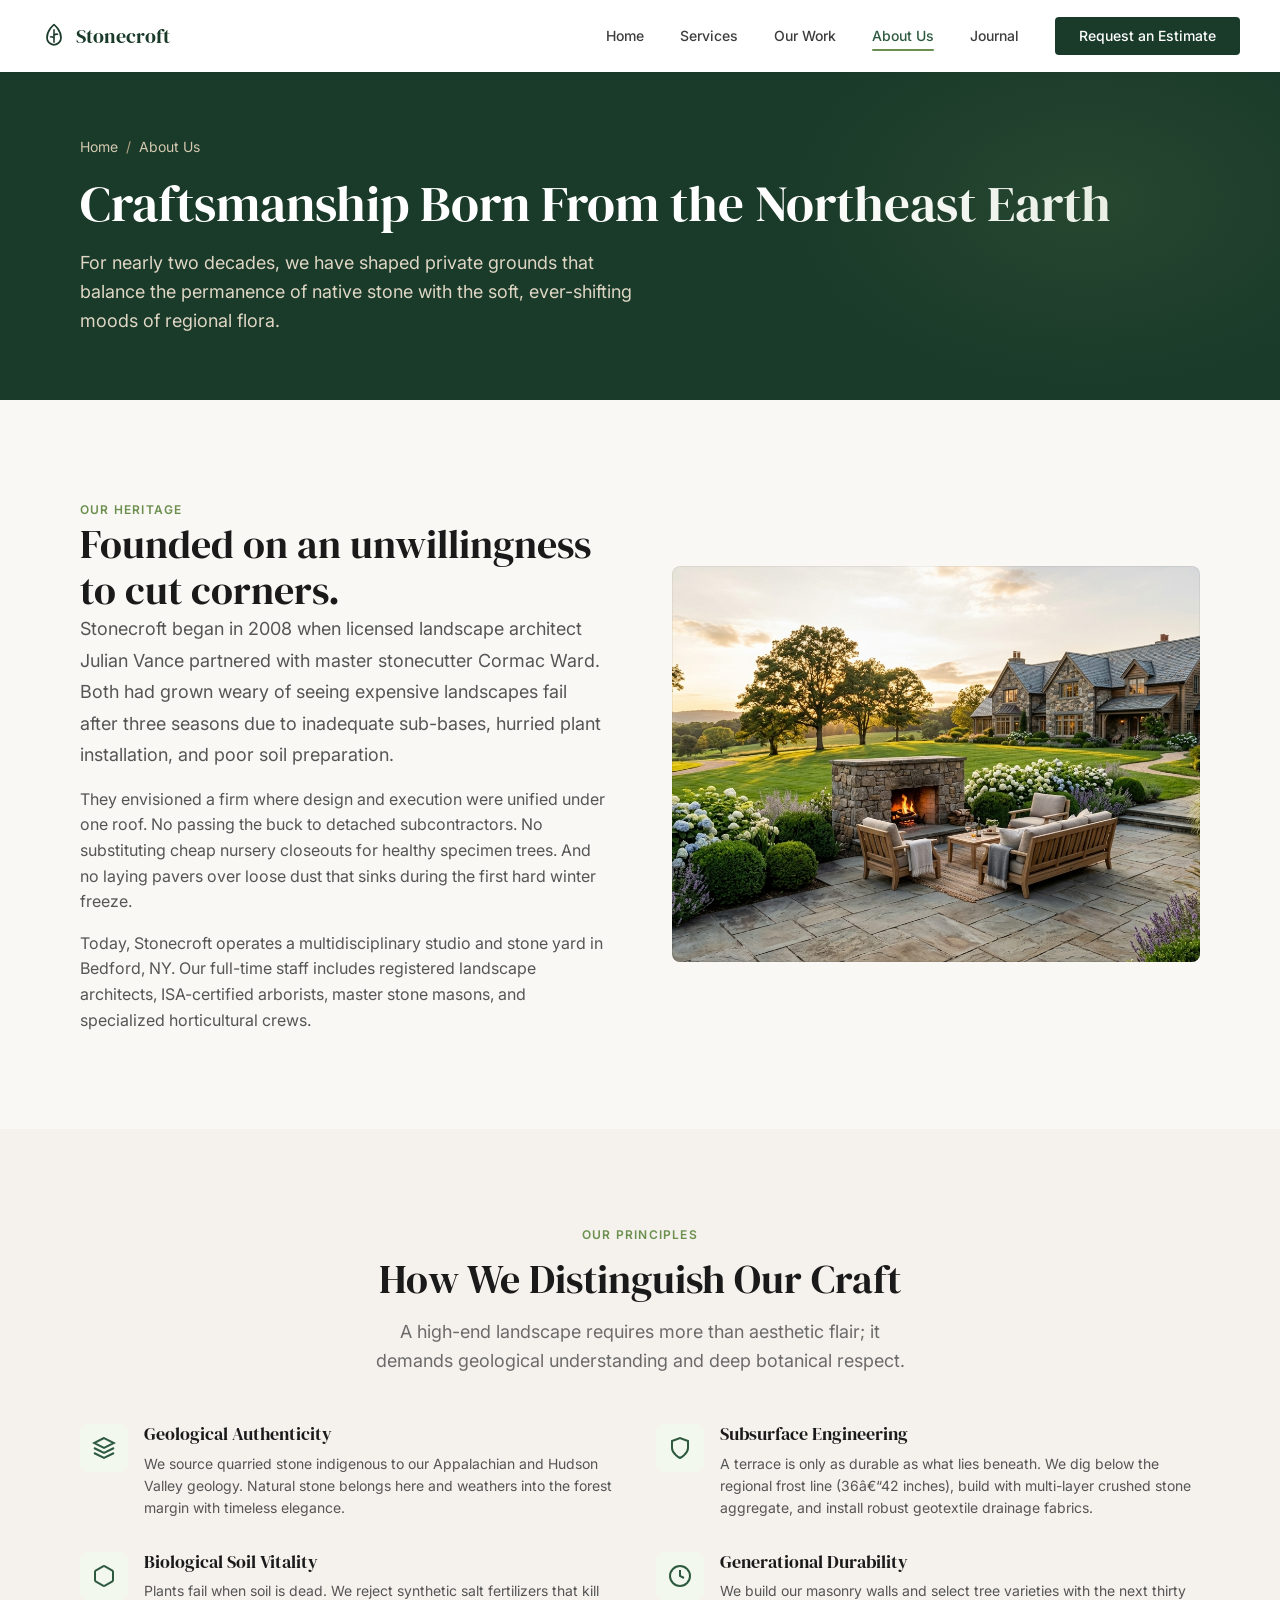
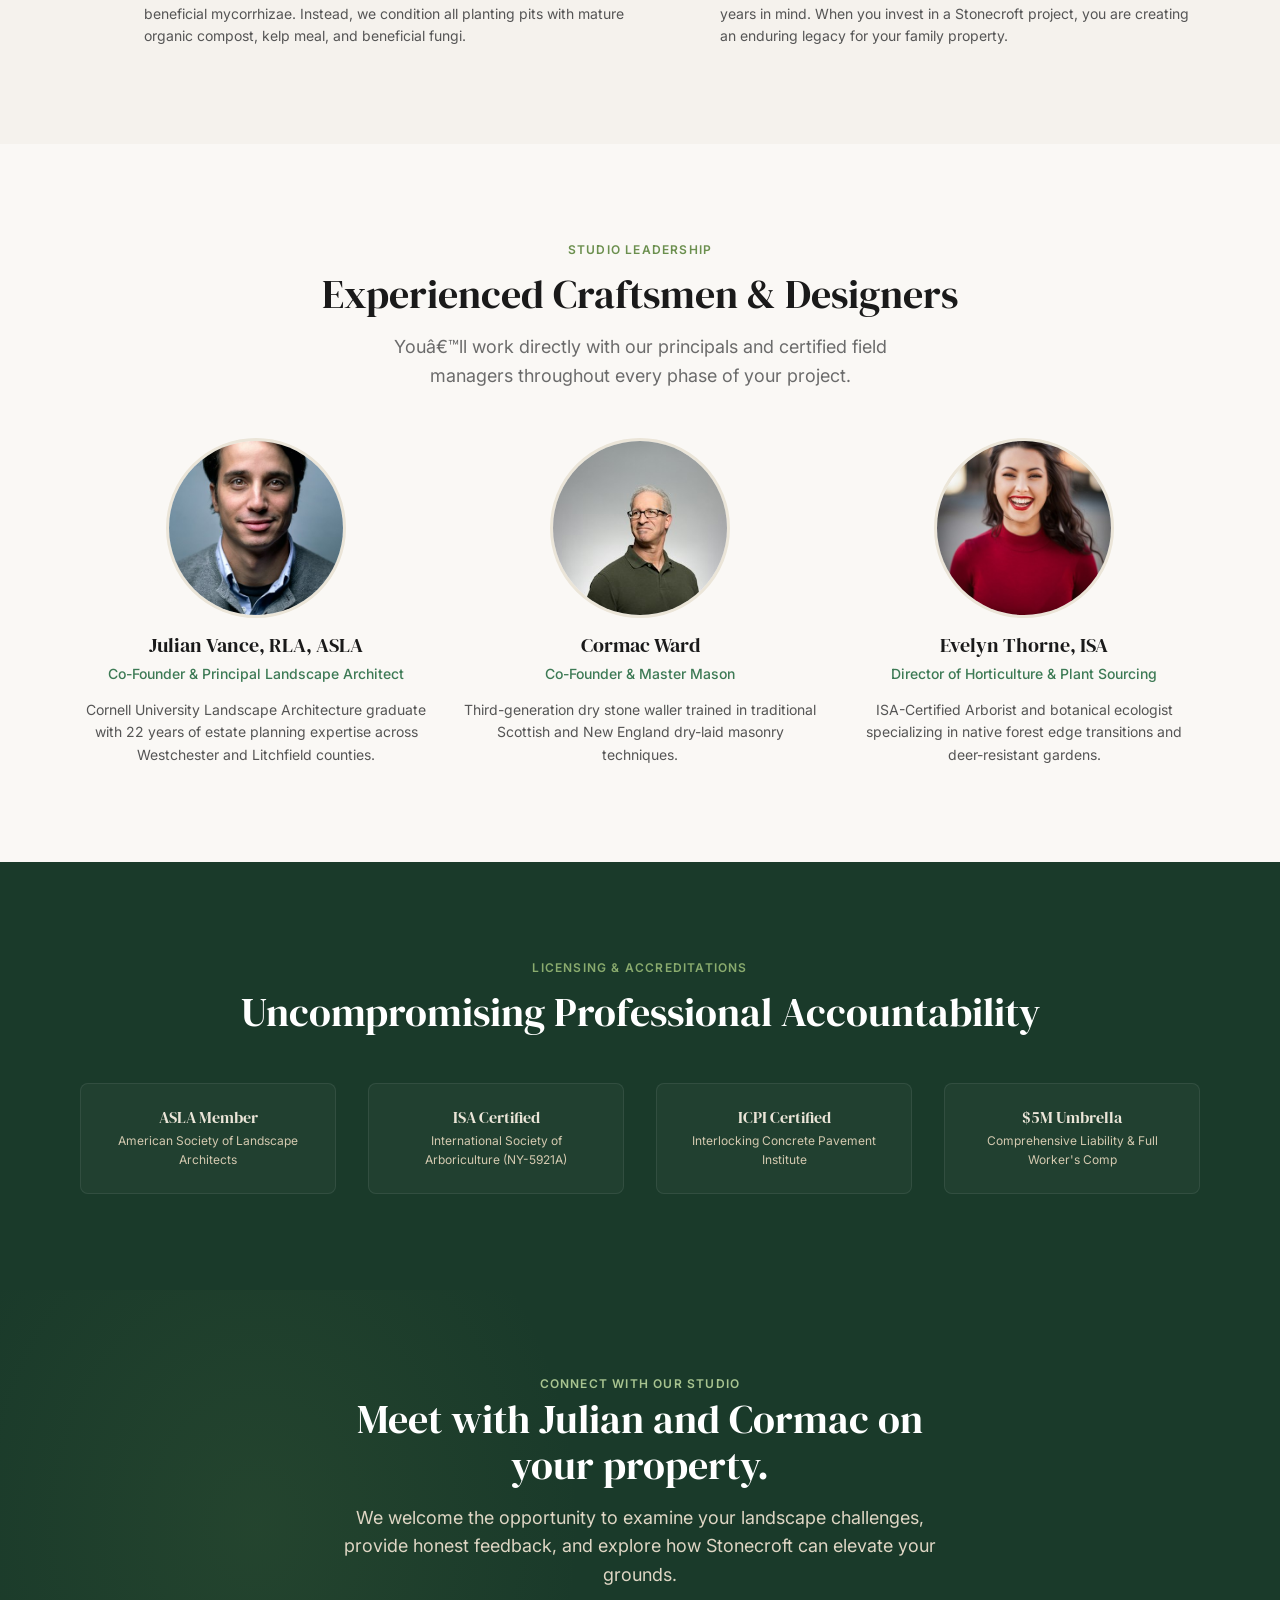
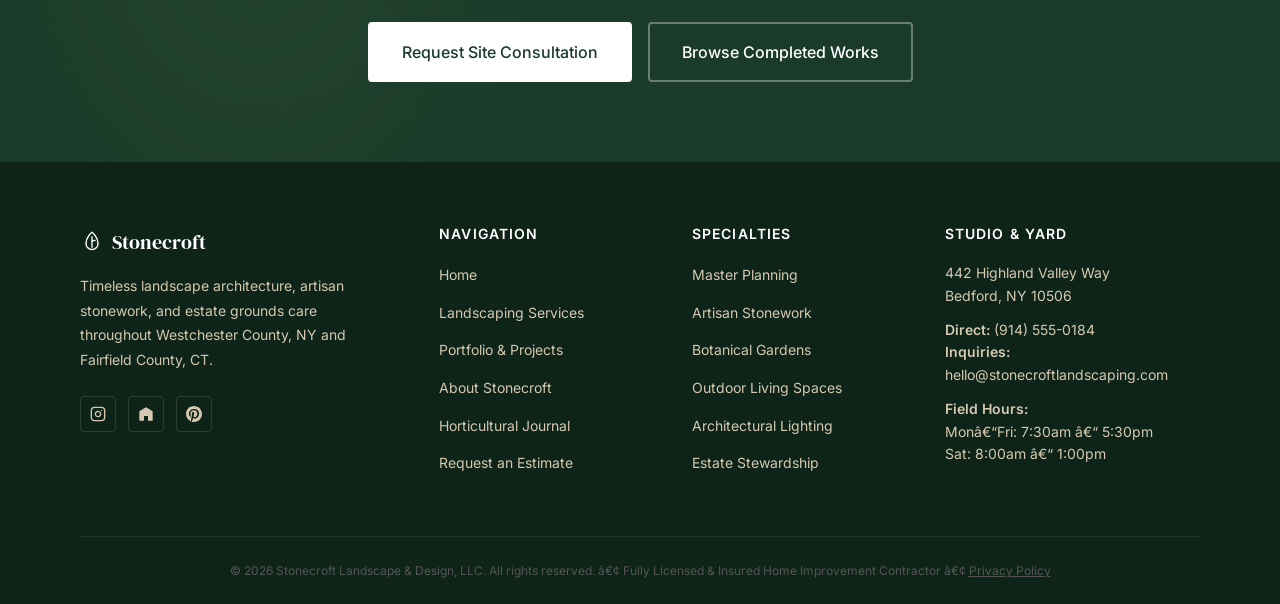
<file: about.html>
﻿<!DOCTYPE html>
<html lang="en">
<head>
  <meta charset="UTF-8">
  <meta name="viewport" content="width=device-width, initial-scale=1.0">
  <title>About Us | Stonecroft Landscape & Design â€” Our Story & Standards</title>
  <meta name="description" content="Discover the craftsmanship behind Stonecroft Landscape & Design. Founded on principles of timeless stone masonry, ecological horticulture, and disciplined estate care.">
  <link rel="canonical" href="https://www.stonecroftlandscaping.com/about.html">

  <!-- Open Graph -->
  <meta property="og:type" content="website">
  <meta property="og:title" content="About Us | Stonecroft Landscape & Design">
  <meta property="og:description" content="Artisan landscape architecture and stone masonry rooted in the Northeast landscape.">
  <meta property="og:image" content="images/hero.jpg">
  <meta property="og:url" content="https://www.stonecroftlandscaping.com/about.html">

  <link rel="preconnect" href="https://fonts.googleapis.com">
  <link rel="preconnect" href="https://fonts.gstatic.com" crossorigin>
  <link href="https://fonts.googleapis.com/css2?family=DM+Serif+Display:ital@0;1&family=Inter:wght@300;400;500;600;700&display=swap" rel="stylesheet">

  <link rel="stylesheet" href="css/style.css">
</head>
<body>

  <!-- Site Header -->
  <header class="site-header" id="site-header">
    <div class="header-inner">
      <a href="index.html" class="logo" aria-label="Stonecroft Landscape & Design Homepage">
        <svg viewBox="0 0 32 32" fill="none" xmlns="http://www.w3.org/2000/svg" aria-hidden="true">
          <path d="M16 3C16 3 8 9 8 18C8 22.4183 11.5817 26 16 26C20.4183 26 24 22.4183 24 18C24 9 16 3 16 3Z" stroke="currentColor" stroke-width="2" stroke-linecap="round" stroke-linejoin="round"/>
          <path d="M16 9V23" stroke="currentColor" stroke-width="1.75" stroke-linecap="round"/>
          <path d="M16 15C18 13.5 20 14 20 14" stroke="currentColor" stroke-width="1.75" stroke-linecap="round"/>
          <path d="M16 18C13.5 16.5 12 17 12 17" stroke="currentColor" stroke-width="1.75" stroke-linecap="round"/>
        </svg>
        <span>Stonecroft</span>
      </a>

      <nav class="main-nav" id="main-nav" aria-label="Main Navigation">
        <ul class="nav-list">
          <li><a href="index.html" class="nav-link">Home</a></li>
          <li><a href="services.html" class="nav-link">Services</a></li>
          <li><a href="gallery.html" class="nav-link">Our Work</a></li>
          <li><a href="about.html" class="nav-link active">About Us</a></li>
          <li><a href="blog.html" class="nav-link">Journal</a></li>
          <li><a href="contact.html" class="nav-link nav-cta">Request an Estimate</a></li>
        </ul>
      </nav>

      <button class="nav-toggle" id="nav-toggle" aria-label="Toggle navigation menu" aria-expanded="false">
        <span></span>
        <span></span>
        <span></span>
      </button>
    </div>
  </header>
  <div class="nav-overlay" id="nav-overlay" aria-hidden="true"></div>

  <!-- Page Hero -->
  <section class="page-hero">
    <div class="container">
      <nav class="breadcrumb" aria-label="Breadcrumb">
        <a href="index.html">Home</a>
        <span class="separator">/</span>
        <span aria-current="page">About Us</span>
      </nav>
      <h1>Craftsmanship Born From the Northeast Earth</h1>
      <p>For nearly two decades, we have shaped private grounds that balance the permanence of native stone with the soft, ever-shifting moods of regional flora.</p>
    </div>
  </section>

  <!-- Company Narrative -->
  <section class="section">
    <div class="container">
      <div class="split">
        <div class="fade-in-left">
          <span class="text-label">Our Heritage</span>
          <h2>Founded on an unwillingness to cut corners.</h2>
          <p class="text-large">Stonecroft began in 2008 when licensed landscape architect Julian Vance partnered with master stonecutter Cormac Ward. Both had grown weary of seeing expensive landscapes fail after three seasons due to inadequate sub-bases, hurried plant installation, and poor soil preparation.</p>
          <p>They envisioned a firm where design and execution were unified under one roof. No passing the buck to detached subcontractors. No substituting cheap nursery closeouts for healthy specimen trees. And no laying pavers over loose dust that sinks during the first hard winter freeze.</p>
          <p>Today, Stonecroft operates a multidisciplinary studio and stone yard in Bedford, NY. Our full-time staff includes registered landscape architects, ISA-certified arborists, master stone masons, and specialized horticultural crews.</p>
        </div>
        <div class="split-image fade-in-right">
          <img src="images/hero.jpg" alt="Hand-cut stone pathway seamlessly integrated into mature garden" loading="lazy" width="900" height="675">
        </div>
      </div>
    </div>
  </section>

  <!-- Core Values -->
  <section class="section section-warm">
    <div class="container">
      <div class="section-header text-center fade-in">
        <span class="text-label">Our Principles</span>
        <h2>How We Distinguish Our Craft</h2>
        <p class="section-subtitle">A high-end landscape requires more than aesthetic flair; it demands geological understanding and deep botanical respect.</p>
      </div>

      <div class="values-grid">
        <div class="value-item fade-in">
          <div class="value-icon" aria-hidden="true">
            <svg viewBox="0 0 24 24" fill="none" stroke="currentColor" stroke-width="2"><path d="M12 2L2 7l10 5 10-5-10-5zM2 17l10 5 10-5M2 12l10 5 10-5"/></svg>
          </div>
          <div>
            <h4>Geological Authenticity</h4>
            <p>We source quarried stone indigenous to our Appalachian and Hudson Valley geology. Natural stone belongs here and weathers into the forest margin with timeless elegance.</p>
          </div>
        </div>

        <div class="value-item fade-in">
          <div class="value-icon" aria-hidden="true">
            <svg viewBox="0 0 24 24" fill="none" stroke="currentColor" stroke-width="2"><path d="M12 22s8-4 8-10V5l-8-3-8 3v7c0 6 8 10 8 10z"/></svg>
          </div>
          <div>
            <h4>Subsurface Engineering</h4>
            <p>A terrace is only as durable as what lies beneath. We dig below the regional frost line (36â€“42 inches), build with multi-layer crushed stone aggregate, and install robust geotextile drainage fabrics.</p>
          </div>
        </div>

        <div class="value-item fade-in">
          <div class="value-icon" aria-hidden="true">
            <svg viewBox="0 0 24 24" fill="none" stroke="currentColor" stroke-width="2"><path d="M21 16V8a2 2 0 0 0-1-1.73l-7-4a2 2 0 0 0-2 0l-7 4A2 2 0 0 0 3 8v8a2 2 0 0 0 1 1.73l7 4a2 2 0 0 0 2 0l7-4A2 2 0 0 0 21 16z"/></svg>
          </div>
          <div>
            <h4>Biological Soil Vitality</h4>
            <p>Plants fail when soil is dead. We reject synthetic salt fertilizers that kill beneficial mycorrhizae. Instead, we condition all planting pits with mature organic compost, kelp meal, and beneficial fungi.</p>
          </div>
        </div>

        <div class="value-item fade-in">
          <div class="value-icon" aria-hidden="true">
            <svg viewBox="0 0 24 24" fill="none" stroke="currentColor" stroke-width="2"><circle cx="12" cy="12" r="10"/><path d="M12 6v6l4 2"/></svg>
          </div>
          <div>
            <h4>Generational Durability</h4>
            <p>We build our masonry walls and select tree varieties with the next thirty years in mind. When you invest in a Stonecroft project, you are creating an enduring legacy for your family property.</p>
          </div>
        </div>
      </div>
    </div>
  </section>

  <!-- Leadership / Team -->
  <section class="section">
    <div class="container">
      <div class="section-header text-center fade-in">
        <span class="text-label">Studio Leadership</span>
        <h2>Experienced Craftsmen & Designers</h2>
        <p class="section-subtitle">Youâ€™ll work directly with our principals and certified field managers throughout every phase of your project.</p>
      </div>

      <div class="team-grid stagger">
        <div class="team-member fade-in">
          <div class="team-member-photo">
            <img src="images/team-julian.jpg" alt="Julian Vance, Principal Landscape Architect" loading="lazy" width="400" height="400">
          </div>
          <h4>Julian Vance, RLA, ASLA</h4>
          <span class="role">Co-Founder & Principal Landscape Architect</span>
          <p>Cornell University Landscape Architecture graduate with 22 years of estate planning expertise across Westchester and Litchfield counties.</p>
        </div>

        <div class="team-member fade-in">
          <div class="team-member-photo">
            <img src="images/team-cormac.jpg" alt="Cormac Ward, Master Stonemason" loading="lazy" width="400" height="400">
          </div>
          <h4>Cormac Ward</h4>
          <span class="role">Co-Founder & Master Mason</span>
          <p>Third-generation dry stone waller trained in traditional Scottish and New England dry-laid masonry techniques.</p>
        </div>

        <div class="team-member fade-in">
          <div class="team-member-photo">
            <img src="images/team-evelyn.jpg" alt="Evelyn Thorne, Director of Horticulture" loading="lazy" width="400" height="400">
          </div>
          <h4>Evelyn Thorne, ISA</h4>
          <span class="role">Director of Horticulture & Plant Sourcing</span>
          <p>ISA-Certified Arborist and botanical ecologist specializing in native forest edge transitions and deer-resistant gardens.</p>
        </div>
      </div>
    </div>
  </section>

  <!-- Credentials & Trust Section -->
  <section class="section section-dark">
    <div class="container">
      <div class="section-header text-center fade-in">
        <span class="text-label">Licensing & Accreditations</span>
        <h2>Uncompromising Professional Accountability</h2>
      </div>

      <div class="grid grid-4 text-center stagger" style="align-items: center;">
        <div class="fade-in" style="padding: var(--space-6); background: rgba(255,255,255,0.03); border-radius: var(--radius-md); border: 1px solid rgba(255,255,255,0.08);">
          <h4 style="color: var(--sand-200); font-size: var(--text-base); margin-bottom: var(--space-1);">ASLA Member</h4>
          <p style="font-size: var(--text-xs); color: var(--sand-400); margin-bottom: 0;">American Society of Landscape Architects</p>
        </div>

        <div class="fade-in" style="padding: var(--space-6); background: rgba(255,255,255,0.03); border-radius: var(--radius-md); border: 1px solid rgba(255,255,255,0.08);">
          <h4 style="color: var(--sand-200); font-size: var(--text-base); margin-bottom: var(--space-1);">ISA Certified</h4>
          <p style="font-size: var(--text-xs); color: var(--sand-400); margin-bottom: 0;">International Society of Arboriculture (NY-5921A)</p>
        </div>

        <div class="fade-in" style="padding: var(--space-6); background: rgba(255,255,255,0.03); border-radius: var(--radius-md); border: 1px solid rgba(255,255,255,0.08);">
          <h4 style="color: var(--sand-200); font-size: var(--text-base); margin-bottom: var(--space-1);">ICPI Certified</h4>
          <p style="font-size: var(--text-xs); color: var(--sand-400); margin-bottom: 0;">Interlocking Concrete Pavement Institute</p>
        </div>

        <div class="fade-in" style="padding: var(--space-6); background: rgba(255,255,255,0.03); border-radius: var(--radius-md); border: 1px solid rgba(255,255,255,0.08);">
          <h4 style="color: var(--sand-200); font-size: var(--text-base); margin-bottom: var(--space-1);">$5M Umbrella</h4>
          <p style="font-size: var(--text-xs); color: var(--sand-400); margin-bottom: 0;">Comprehensive Liability & Full Worker's Comp</p>
        </div>
      </div>
    </div>
  </section>

  <!-- CTA -->
  <section class="cta-section">
    <div class="container">
      <div class="cta-content fade-in">
        <span class="text-label" style="color: var(--green-300);">Connect With Our Studio</span>
        <h2>Meet with Julian and Cormac on your property.</h2>
        <p>We welcome the opportunity to examine your landscape challenges, provide honest feedback, and explore how Stonecroft can elevate your grounds.</p>
        <div class="cta-actions">
          <a href="contact.html" class="btn btn-secondary btn-lg">Request Site Consultation</a>
          <a href="gallery.html" class="btn btn-outline-light btn-lg">Browse Completed Works</a>
        </div>
      </div>
    </div>
  </section>

  <!-- Site Footer -->
  <footer class="site-footer">
    <div class="container">
      <div class="footer-main">
        <div class="footer-brand">
          <a href="index.html" class="footer-logo">
            <svg viewBox="0 0 32 32" fill="none" xmlns="http://www.w3.org/2000/svg" aria-hidden="true">
              <path d="M16 3C16 3 8 9 8 18C8 22.4183 11.5817 26 16 26C20.4183 26 24 22.4183 24 18C24 9 16 3 16 3Z" stroke="currentColor" stroke-width="2" stroke-linecap="round" stroke-linejoin="round"/>
              <path d="M16 9V23" stroke="currentColor" stroke-width="1.75" stroke-linecap="round"/>
              <path d="M16 15C18 13.5 20 14 20 14" stroke="currentColor" stroke-width="1.75" stroke-linecap="round"/>
            </svg>
            <span>Stonecroft</span>
          </a>
          <p>Timeless landscape architecture, artisan stonework, and estate grounds care throughout Westchester County, NY and Fairfield County, CT.</p>
          <div class="footer-social" aria-label="Social links">
            <a href="#" aria-label="Stonecroft on Instagram"><svg viewBox="0 0 24 24" fill="none" stroke="currentColor" stroke-width="2" stroke-linecap="round" stroke-linejoin="round"><rect x="2" y="2" width="20" height="20" rx="5" ry="5"></rect><path d="M16 11.37A4 4 0 1 1 12.63 8 4 4 0 0 1 16 11.37z"></path><line x1="17.5" y1="6.5" x2="17.51" y2="6.5"></line></svg></a>
            <a href="#" aria-label="Stonecroft on Houzz"><svg viewBox="0 0 24 24" fill="currentColor"><path d="M12 2L2 8v14h7v-7h6v7h7V8L12 2z"/></svg></a>
            <a href="#" aria-label="Stonecroft on Pinterest"><svg viewBox="0 0 24 24" fill="currentColor"><path d="M12 0C5.373 0 0 5.372 0 12c0 5.084 3.163 9.426 7.627 11.174-.105-.949-.2-2.405.042-3.441.218-.937 1.407-5.965 1.407-5.965s-.359-.719-.359-1.782c0-1.668.967-2.914 2.171-2.914 1.023 0 1.518.769 1.518 1.69 0 1.029-.655 2.568-.994 3.995-.283 1.194.599 2.169 1.777 2.169 2.133 0 3.772-2.249 3.772-5.495 0-2.873-2.064-4.882-5.012-4.882-3.414 0-5.418 2.561-5.418 5.207 0 1.031.397 2.138.893 2.738a.36.36 0 0 1 .083.345l-.333 1.36c-.053.22-.174.267-.402.161-1.499-.698-2.436-2.889-2.436-4.649 0-3.785 2.75-7.262 7.929-7.262 4.163 0 7.398 2.967 7.398 6.931 0 4.136-2.607 7.464-6.227 7.464-1.216 0-2.359-.631-2.75-1.378l-.748 2.853c-.271 1.043-1.002 2.35-1.492 3.146C9.57 23.812 10.763 24 12 24c6.627 0 12-5.373 12-12 0-6.628-5.373-12-12-12z"/></svg></a>
          </div>
        </div>

        <div class="footer-links">
          <h4>Navigation</h4>
          <ul>
            <li><a href="index.html">Home</a></li>
            <li><a href="services.html">Landscaping Services</a></li>
            <li><a href="gallery.html">Portfolio & Projects</a></li>
            <li><a href="about.html">About Stonecroft</a></li>
            <li><a href="blog.html">Horticultural Journal</a></li>
            <li><a href="contact.html">Request an Estimate</a></li>
          </ul>
        </div>

        <div class="footer-links">
          <h4>Specialties</h4>
          <ul>
            <li><a href="services.html#architecture">Master Planning</a></li>
            <li><a href="services.html#hardscaping">Artisan Stonework</a></li>
            <li><a href="services.html#gardens">Botanical Gardens</a></li>
            <li><a href="services.html#living">Outdoor Living Spaces</a></li>
            <li><a href="services.html#lighting">Architectural Lighting</a></li>
            <li><a href="services.html#maintenance">Estate Stewardship</a></li>
          </ul>
        </div>

        <div class="footer-contact">
          <h4>Studio & Yard</h4>
          <p>442 Highland Valley Way<br>Bedford, NY 10506</p>
          <p><strong>Direct:</strong> <a href="tel:9145550184">(914) 555-0184</a><br>
          <strong>Inquiries:</strong> <a href="mailto:hello@stonecroftlandscaping.com">hello@stonecroftlandscaping.com</a></p>
          <p><strong>Field Hours:</strong><br>Monâ€“Fri: 7:30am â€“ 5:30pm<br>Sat: 8:00am â€“ 1:00pm</p>
        </div>
      </div>

      <div class="footer-bottom">
        <p>&copy; 2026 Stonecroft Landscape & Design, LLC. All rights reserved. â€¢ Fully Licensed & Insured Home Improvement Contractor â€¢ <a href="contact.html" style="color: inherit; text-decoration: underline;">Privacy Policy</a></p>
      </div>
    </div>
  </footer>

  <button class="back-to-top" id="back-to-top" aria-label="Back to top of page">
    <svg viewBox="0 0 20 20" fill="currentColor" aria-hidden="true"><path fill-rule="evenodd" d="M14.707 12.707a1 1 0 01-1.414 0L10 9.414l-3.293 3.293a1 1 0 01-1.414-1.414l4-4a1 1 0 011.414 0l4 4a1 1 0 010 1.414z" clip-rule="evenodd"/></svg>
  </button>

  <script src="js/main.js"></script>
</body>
</html>
</file>
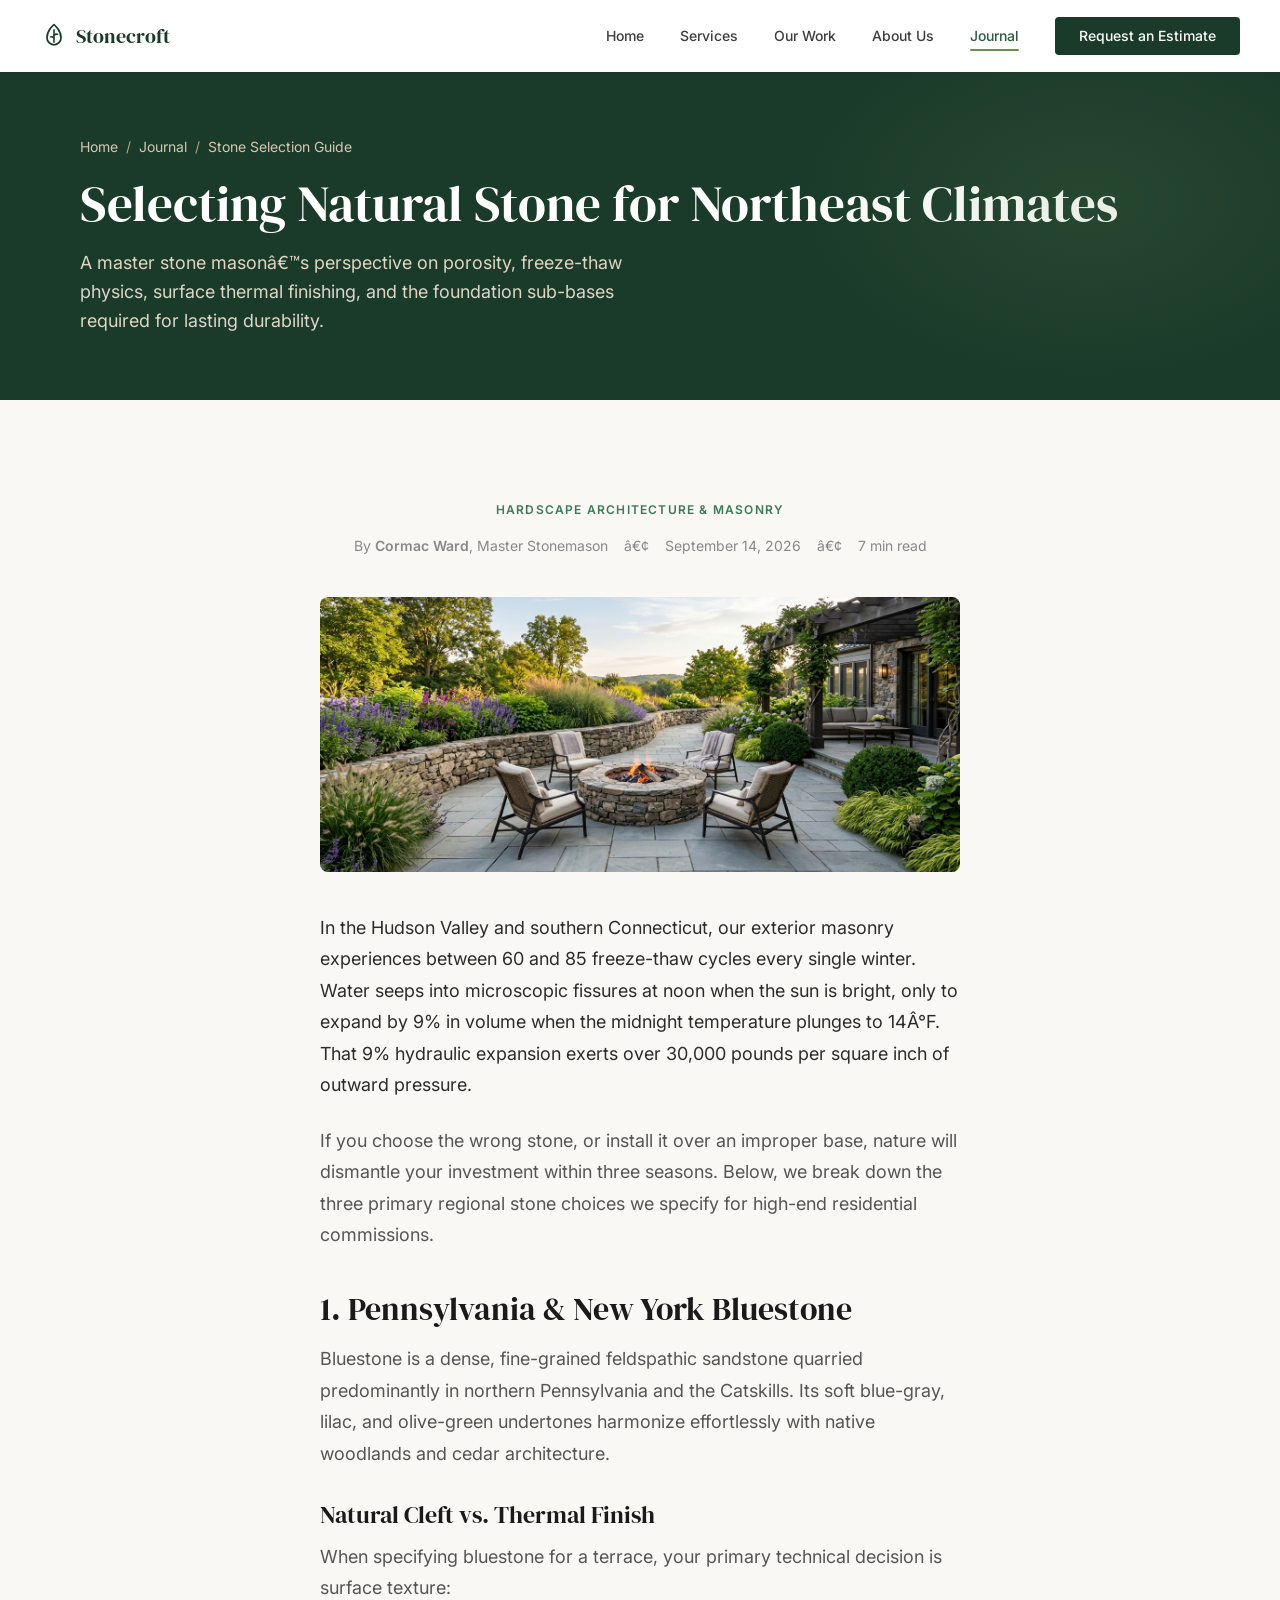
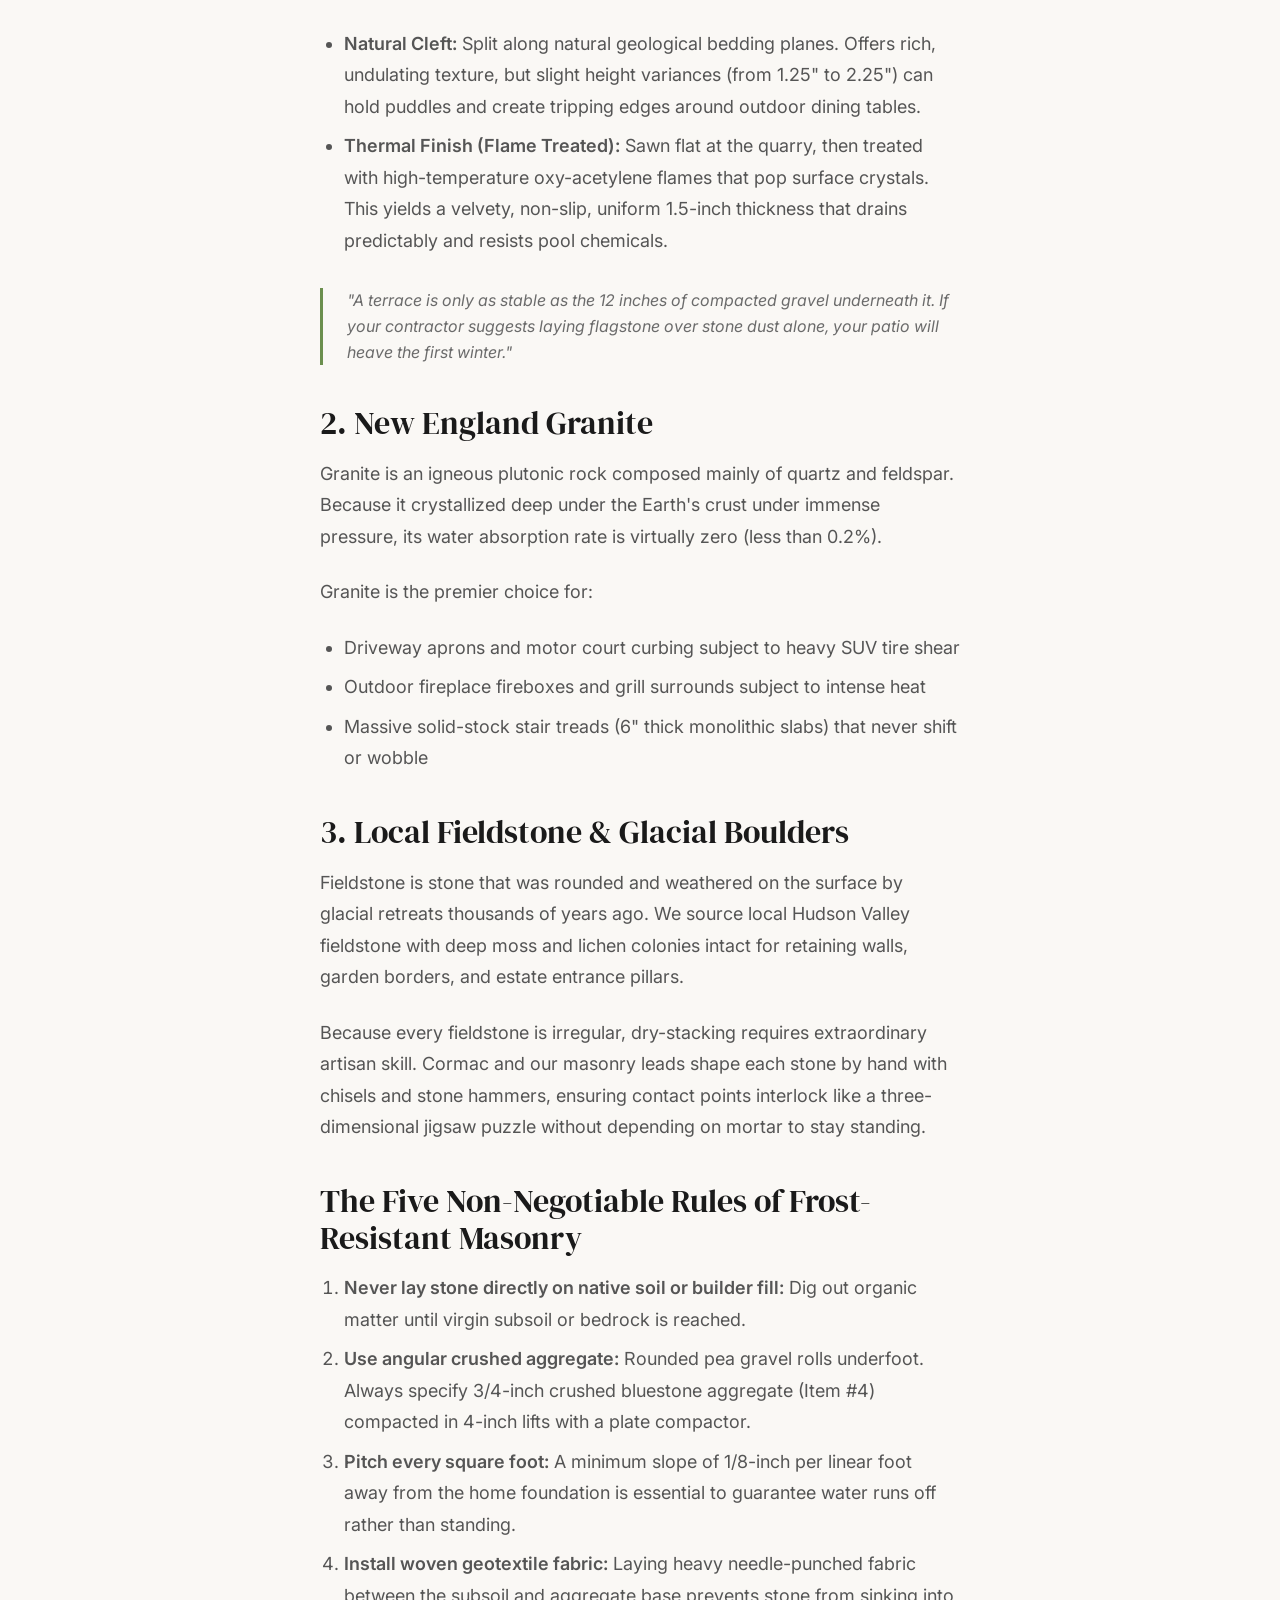
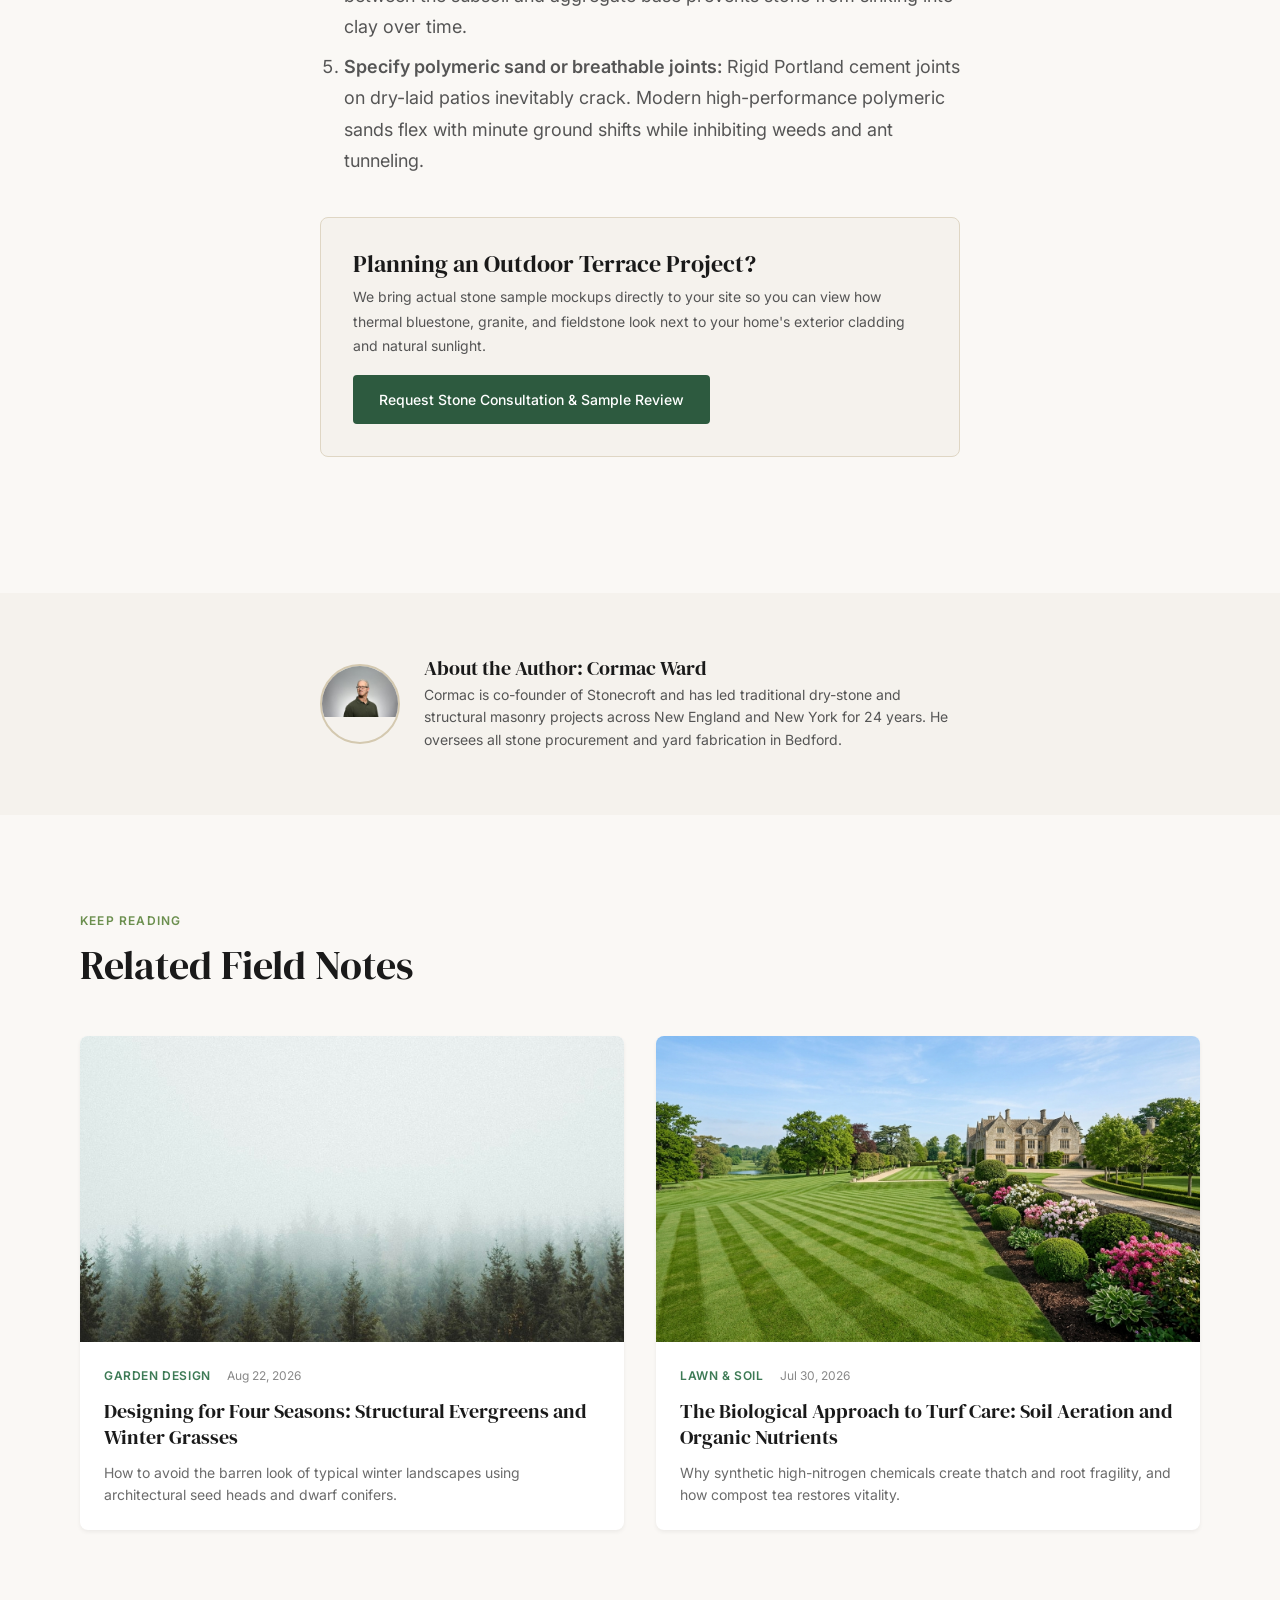
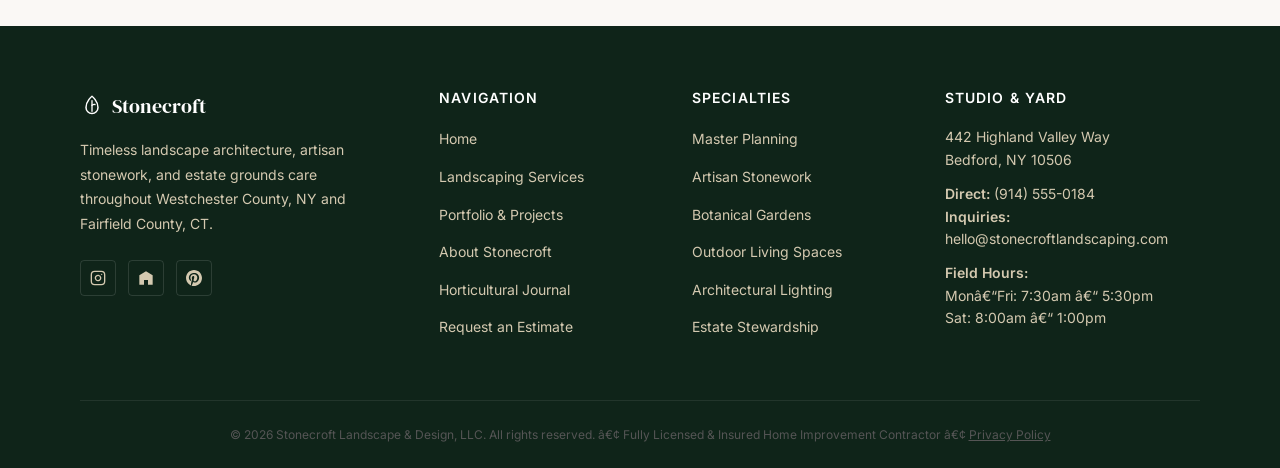
<file: blog-post.html>
﻿<!DOCTYPE html>
<html lang="en">
<head>
  <meta charset="UTF-8">
  <meta name="viewport" content="width=device-width, initial-scale=1.0">
  <title>Selecting Natural Stone for Northeast Climates: Bluestone vs. Granite | Stonecroft Field Journal</title>
  <meta name="description" content="A comprehensive technical guide to selecting exterior natural stone in freeze-thaw climates. Comparing Pennsylvania bluestone, New England granite, and Hudson Valley fieldstone.">
  <link rel="canonical" href="https://www.stonecroftlandscaping.com/blog-post.html">

  <!-- Open Graph -->
  <meta property="og:type" content="article">
  <meta property="og:title" content="Selecting Natural Stone for Northeast Climates | Stonecroft Field Journal">
  <meta property="og:description" content="Technical stone comparison for freeze-thaw climates: bluestone, granite, and fieldstone porosity, sub-bases, and finishes.">
  <meta property="og:image" content="images/service-hardscape.jpg">
  <meta property="og:url" content="https://www.stonecroftlandscaping.com/blog-post.html">

  <link rel="preconnect" href="https://fonts.googleapis.com">
  <link rel="preconnect" href="https://fonts.gstatic.com" crossorigin>
  <link href="https://fonts.googleapis.com/css2?family=DM+Serif+Display:ital@0;1&family=Inter:wght@300;400;500;600;700&display=swap" rel="stylesheet">

  <link rel="stylesheet" href="css/style.css">
</head>
<body>

  <!-- Site Header -->
  <header class="site-header" id="site-header">
    <div class="header-inner">
      <a href="index.html" class="logo" aria-label="Stonecroft Landscape & Design Homepage">
        <svg viewBox="0 0 32 32" fill="none" xmlns="http://www.w3.org/2000/svg" aria-hidden="true">
          <path d="M16 3C16 3 8 9 8 18C8 22.4183 11.5817 26 16 26C20.4183 26 24 22.4183 24 18C24 9 16 3 16 3Z" stroke="currentColor" stroke-width="2" stroke-linecap="round" stroke-linejoin="round"/>
          <path d="M16 9V23" stroke="currentColor" stroke-width="1.75" stroke-linecap="round"/>
          <path d="M16 15C18 13.5 20 14 20 14" stroke="currentColor" stroke-width="1.75" stroke-linecap="round"/>
          <path d="M16 18C13.5 16.5 12 17 12 17" stroke="currentColor" stroke-width="1.75" stroke-linecap="round"/>
        </svg>
        <span>Stonecroft</span>
      </a>

      <nav class="main-nav" id="main-nav" aria-label="Main Navigation">
        <ul class="nav-list">
          <li><a href="index.html" class="nav-link">Home</a></li>
          <li><a href="services.html" class="nav-link">Services</a></li>
          <li><a href="gallery.html" class="nav-link">Our Work</a></li>
          <li><a href="about.html" class="nav-link">About Us</a></li>
          <li><a href="blog.html" class="nav-link active">Journal</a></li>
          <li><a href="contact.html" class="nav-link nav-cta">Request an Estimate</a></li>
        </ul>
      </nav>

      <button class="nav-toggle" id="nav-toggle" aria-label="Toggle navigation menu" aria-expanded="false">
        <span></span>
        <span></span>
        <span></span>
      </button>
    </div>
  </header>
  <div class="nav-overlay" id="nav-overlay" aria-hidden="true"></div>

  <!-- Page Hero / Breadcrumb -->
  <section class="page-hero">
    <div class="container">
      <nav class="breadcrumb" aria-label="Breadcrumb">
        <a href="index.html">Home</a>
        <span class="separator">/</span>
        <a href="blog.html">Journal</a>
        <span class="separator">/</span>
        <span aria-current="page">Stone Selection Guide</span>
      </nav>
      <h1>Selecting Natural Stone for Northeast Climates</h1>
      <p>A master stone masonâ€™s perspective on porosity, freeze-thaw physics, surface thermal finishing, and the foundation sub-bases required for lasting durability.</p>
    </div>
  </section>

  <!-- Article Body -->
  <article class="section">
    <div class="container container-narrow">

      <div class="article-header fade-in">
        <span class="category">Hardscape Architecture & Masonry</span>
        <div class="article-meta">
          <span>By <strong>Cormac Ward</strong>, Master Stonemason</span>
          <span>â€¢</span>
          <time datetime="2026-09-14">September 14, 2026</time>
          <span>â€¢</span>
          <span>7 min read</span>
        </div>
      </div>

      <div class="article-hero-img fade-in">
        <img src="images/service-hardscape.jpg" alt="Detailed close-up of tight-joint thermal bluestone flagstone terrace" width="1200" height="514">
      </div>

      <div class="article-content">
        <p class="text-large" style="color: var(--stone-800); font-weight: 400;">In the Hudson Valley and southern Connecticut, our exterior masonry experiences between 60 and 85 freeze-thaw cycles every single winter. Water seeps into microscopic fissures at noon when the sun is bright, only to expand by 9% in volume when the midnight temperature plunges to 14Â°F. That 9% hydraulic expansion exerts over 30,000 pounds per square inch of outward pressure.</p>

        <p>If you choose the wrong stone, or install it over an improper base, nature will dismantle your investment within three seasons. Below, we break down the three primary regional stone choices we specify for high-end residential commissions.</p>

        <h2>1. Pennsylvania & New York Bluestone</h2>
        <p>Bluestone is a dense, fine-grained feldspathic sandstone quarried predominantly in northern Pennsylvania and the Catskills. Its soft blue-gray, lilac, and olive-green undertones harmonize effortlessly with native woodlands and cedar architecture.</p>

        <h3>Natural Cleft vs. Thermal Finish</h3>
        <p>When specifying bluestone for a terrace, your primary technical decision is surface texture:</p>
        <ul>
          <li><strong>Natural Cleft:</strong> Split along natural geological bedding planes. Offers rich, undulating texture, but slight height variances (from 1.25" to 2.25") can hold puddles and create tripping edges around outdoor dining tables.</li>
          <li><strong>Thermal Finish (Flame Treated):</strong> Sawn flat at the quarry, then treated with high-temperature oxy-acetylene flames that pop surface crystals. This yields a velvety, non-slip, uniform 1.5-inch thickness that drains predictably and resists pool chemicals.</li>
        </ul>

        <blockquote>
          "A terrace is only as stable as the 12 inches of compacted gravel underneath it. If your contractor suggests laying flagstone over stone dust alone, your patio will heave the first winter."
        </blockquote>

        <h2>2. New England Granite</h2>
        <p>Granite is an igneous plutonic rock composed mainly of quartz and feldspar. Because it crystallized deep under the Earth's crust under immense pressure, its water absorption rate is virtually zero (less than 0.2%).</p>
        <p>Granite is the premier choice for:</p>
        <ul>
          <li>Driveway aprons and motor court curbing subject to heavy SUV tire shear</li>
          <li>Outdoor fireplace fireboxes and grill surrounds subject to intense heat</li>
          <li>Massive solid-stock stair treads (6" thick monolithic slabs) that never shift or wobble</li>
        </ul>

        <h2>3. Local Fieldstone & Glacial Boulders</h2>
        <p>Fieldstone is stone that was rounded and weathered on the surface by glacial retreats thousands of years ago. We source local Hudson Valley fieldstone with deep moss and lichen colonies intact for retaining walls, garden borders, and estate entrance pillars.</p>
        <p>Because every fieldstone is irregular, dry-stacking requires extraordinary artisan skill. Cormac and our masonry leads shape each stone by hand with chisels and stone hammers, ensuring contact points interlock like a three-dimensional jigsaw puzzle without depending on mortar to stay standing.</p>

        <h2>The Five Non-Negotiable Rules of Frost-Resistant Masonry</h2>
        <ol>
          <li><strong>Never lay stone directly on native soil or builder fill:</strong> Dig out organic matter until virgin subsoil or bedrock is reached.</li>
          <li><strong>Use angular crushed aggregate:</strong> Rounded pea gravel rolls underfoot. Always specify 3/4-inch crushed bluestone aggregate (Item #4) compacted in 4-inch lifts with a plate compactor.</li>
          <li><strong>Pitch every square foot:</strong> A minimum slope of 1/8-inch per linear foot away from the home foundation is essential to guarantee water runs off rather than standing.</li>
          <li><strong>Install woven geotextile fabric:</strong> Laying heavy needle-punched fabric between the subsoil and aggregate base prevents stone from sinking into clay over time.</li>
          <li><strong>Specify polymeric sand or breathable joints:</strong> Rigid Portland cement joints on dry-laid patios inevitably crack. Modern high-performance polymeric sands flex with minute ground shifts while inhibiting weeds and ant tunneling.</li>
        </ol>

        <div style="background: var(--sand-100); padding: var(--space-8); border-radius: var(--radius-md); margin: var(--space-10) 0; border: 1px solid var(--sand-300);">
          <h3 style="margin-top: 0; margin-bottom: var(--space-2);">Planning an Outdoor Terrace Project?</h3>
          <p style="margin-bottom: var(--space-4); font-size: var(--text-sm);">We bring actual stone sample mockups directly to your site so you can view how thermal bluestone, granite, and fieldstone look next to your home's exterior cladding and natural sunlight.</p>
          <a href="contact.html?inquiry=stone" class="btn btn-primary">Request Stone Consultation & Sample Review</a>
        </div>
      </div>

    </div>
  </article>

  <!-- Author Bio Card -->
  <section class="section-sm section-warm">
    <div class="container container-narrow">
      <div style="display: flex; gap: var(--space-6); align-items: center;">
        <div style="width: 80px; height: 80px; border-radius: 50%; overflow: hidden; flex-shrink: 0; border: 2px solid var(--sand-400);">
          <img src="images/team-cormac.jpg" alt="Cormac Ward" width="80" height="80">
        </div>
        <div>
          <h4 style="margin-bottom: var(--space-1);">About the Author: Cormac Ward</h4>
          <p style="font-size: var(--text-sm); margin-bottom: 0; color: var(--stone-600);">Cormac is co-founder of Stonecroft and has led traditional dry-stone and structural masonry projects across New England and New York for 24 years. He oversees all stone procurement and yard fabrication in Bedford.</p>
        </div>
      </div>
    </div>
  </section>

  <!-- Related Journal Articles -->
  <section class="section">
    <div class="container">
      <div class="section-header fade-in">
        <span class="text-label">Keep Reading</span>
        <h2>Related Field Notes</h2>
      </div>

      <div class="grid grid-2 stagger">
        <article class="blog-card fade-in">
          <div class="blog-card-image">
            <img src="images/blog-seasons.jpg" alt="Perennial garden with structural evergreen shrubs" loading="lazy" width="700" height="394">
          </div>
          <div class="blog-card-body">
            <div class="blog-card-meta">
              <span class="category">Garden Design</span>
              <time datetime="2026-08-22">Aug 22, 2026</time>
            </div>
            <h3 class="blog-card-title"><a href="blog-post.html">Designing for Four Seasons: Structural Evergreens and Winter Grasses</a></h3>
            <p class="blog-card-excerpt">How to avoid the barren look of typical winter landscapes using architectural seed heads and dwarf conifers.</p>
          </div>
        </article>

        <article class="blog-card fade-in">
          <div class="blog-card-image">
            <img src="images/service-maintenance.jpg" alt="Fine turf maintenance with organic compost aeration" loading="lazy" width="700" height="394">
          </div>
          <div class="blog-card-body">
            <div class="blog-card-meta">
              <span class="category">Lawn & Soil</span>
              <time datetime="2026-07-30">Jul 30, 2026</time>
            </div>
            <h3 class="blog-card-title"><a href="blog-post.html">The Biological Approach to Turf Care: Soil Aeration and Organic Nutrients</a></h3>
            <p class="blog-card-excerpt">Why synthetic high-nitrogen chemicals create thatch and root fragility, and how compost tea restores vitality.</p>
          </div>
        </article>
      </div>
    </div>
  </section>

  <!-- Site Footer -->
  <footer class="site-footer">
    <div class="container">
      <div class="footer-main">
        <div class="footer-brand">
          <a href="index.html" class="footer-logo">
            <svg viewBox="0 0 32 32" fill="none" xmlns="http://www.w3.org/2000/svg" aria-hidden="true">
              <path d="M16 3C16 3 8 9 8 18C8 22.4183 11.5817 26 16 26C20.4183 26 24 22.4183 24 18C24 9 16 3 16 3Z" stroke="currentColor" stroke-width="2" stroke-linecap="round" stroke-linejoin="round"/>
              <path d="M16 9V23" stroke="currentColor" stroke-width="1.75" stroke-linecap="round"/>
              <path d="M16 15C18 13.5 20 14 20 14" stroke="currentColor" stroke-width="1.75" stroke-linecap="round"/>
            </svg>
            <span>Stonecroft</span>
          </a>
          <p>Timeless landscape architecture, artisan stonework, and estate grounds care throughout Westchester County, NY and Fairfield County, CT.</p>
          <div class="footer-social" aria-label="Social links">
            <a href="#" aria-label="Stonecroft on Instagram"><svg viewBox="0 0 24 24" fill="none" stroke="currentColor" stroke-width="2" stroke-linecap="round" stroke-linejoin="round"><rect x="2" y="2" width="20" height="20" rx="5" ry="5"></rect><path d="M16 11.37A4 4 0 1 1 12.63 8 4 4 0 0 1 16 11.37z"></path><line x1="17.5" y1="6.5" x2="17.51" y2="6.5"></line></svg></a>
            <a href="#" aria-label="Stonecroft on Houzz"><svg viewBox="0 0 24 24" fill="currentColor"><path d="M12 2L2 8v14h7v-7h6v7h7V8L12 2z"/></svg></a>
            <a href="#" aria-label="Stonecroft on Pinterest"><svg viewBox="0 0 24 24" fill="currentColor"><path d="M12 0C5.373 0 0 5.372 0 12c0 5.084 3.163 9.426 7.627 11.174-.105-.949-.2-2.405.042-3.441.218-.937 1.407-5.965 1.407-5.965s-.359-.719-.359-1.782c0-1.668.967-2.914 2.171-2.914 1.023 0 1.518.769 1.518 1.69 0 1.029-.655 2.568-.994 3.995-.283 1.194.599 2.169 1.777 2.169 2.133 0 3.772-2.249 3.772-5.495 0-2.873-2.064-4.882-5.012-4.882-3.414 0-5.418 2.561-5.418 5.207 0 1.031.397 2.138.893 2.738a.36.36 0 0 1 .083.345l-.333 1.36c-.053.22-.174.267-.402.161-1.499-.698-2.436-2.889-2.436-4.649 0-3.785 2.75-7.262 7.929-7.262 4.163 0 7.398 2.967 7.398 6.931 0 4.136-2.607 7.464-6.227 7.464-1.216 0-2.359-.631-2.75-1.378l-.748 2.853c-.271 1.043-1.002 2.35-1.492 3.146C9.57 23.812 10.763 24 12 24c6.627 0 12-5.373 12-12 0-6.628-5.373-12-12-12z"/></svg></a>
          </div>
        </div>

        <div class="footer-links">
          <h4>Navigation</h4>
          <ul>
            <li><a href="index.html">Home</a></li>
            <li><a href="services.html">Landscaping Services</a></li>
            <li><a href="gallery.html">Portfolio & Projects</a></li>
            <li><a href="about.html">About Stonecroft</a></li>
            <li><a href="blog.html">Horticultural Journal</a></li>
            <li><a href="contact.html">Request an Estimate</a></li>
          </ul>
        </div>

        <div class="footer-links">
          <h4>Specialties</h4>
          <ul>
            <li><a href="services.html#architecture">Master Planning</a></li>
            <li><a href="services.html#hardscaping">Artisan Stonework</a></li>
            <li><a href="services.html#gardens">Botanical Gardens</a></li>
            <li><a href="services.html#living">Outdoor Living Spaces</a></li>
            <li><a href="services.html#lighting">Architectural Lighting</a></li>
            <li><a href="services.html#maintenance">Estate Stewardship</a></li>
          </ul>
        </div>

        <div class="footer-contact">
          <h4>Studio & Yard</h4>
          <p>442 Highland Valley Way<br>Bedford, NY 10506</p>
          <p><strong>Direct:</strong> <a href="tel:9145550184">(914) 555-0184</a><br>
          <strong>Inquiries:</strong> <a href="mailto:hello@stonecroftlandscaping.com">hello@stonecroftlandscaping.com</a></p>
          <p><strong>Field Hours:</strong><br>Monâ€“Fri: 7:30am â€“ 5:30pm<br>Sat: 8:00am â€“ 1:00pm</p>
        </div>
      </div>

      <div class="footer-bottom">
        <p>&copy; 2026 Stonecroft Landscape & Design, LLC. All rights reserved. â€¢ Fully Licensed & Insured Home Improvement Contractor â€¢ <a href="contact.html" style="color: inherit; text-decoration: underline;">Privacy Policy</a></p>
      </div>
    </div>
  </footer>

  <button class="back-to-top" id="back-to-top" aria-label="Back to top of page">
    <svg viewBox="0 0 20 20" fill="currentColor" aria-hidden="true"><path fill-rule="evenodd" d="M14.707 12.707a1 1 0 01-1.414 0L10 9.414l-3.293 3.293a1 1 0 01-1.414-1.414l4-4a1 1 0 011.414 0l4 4a1 1 0 010 1.414z" clip-rule="evenodd"/></svg>
  </button>

  <script src="js/main.js"></script>
</body>
</html>
</file>
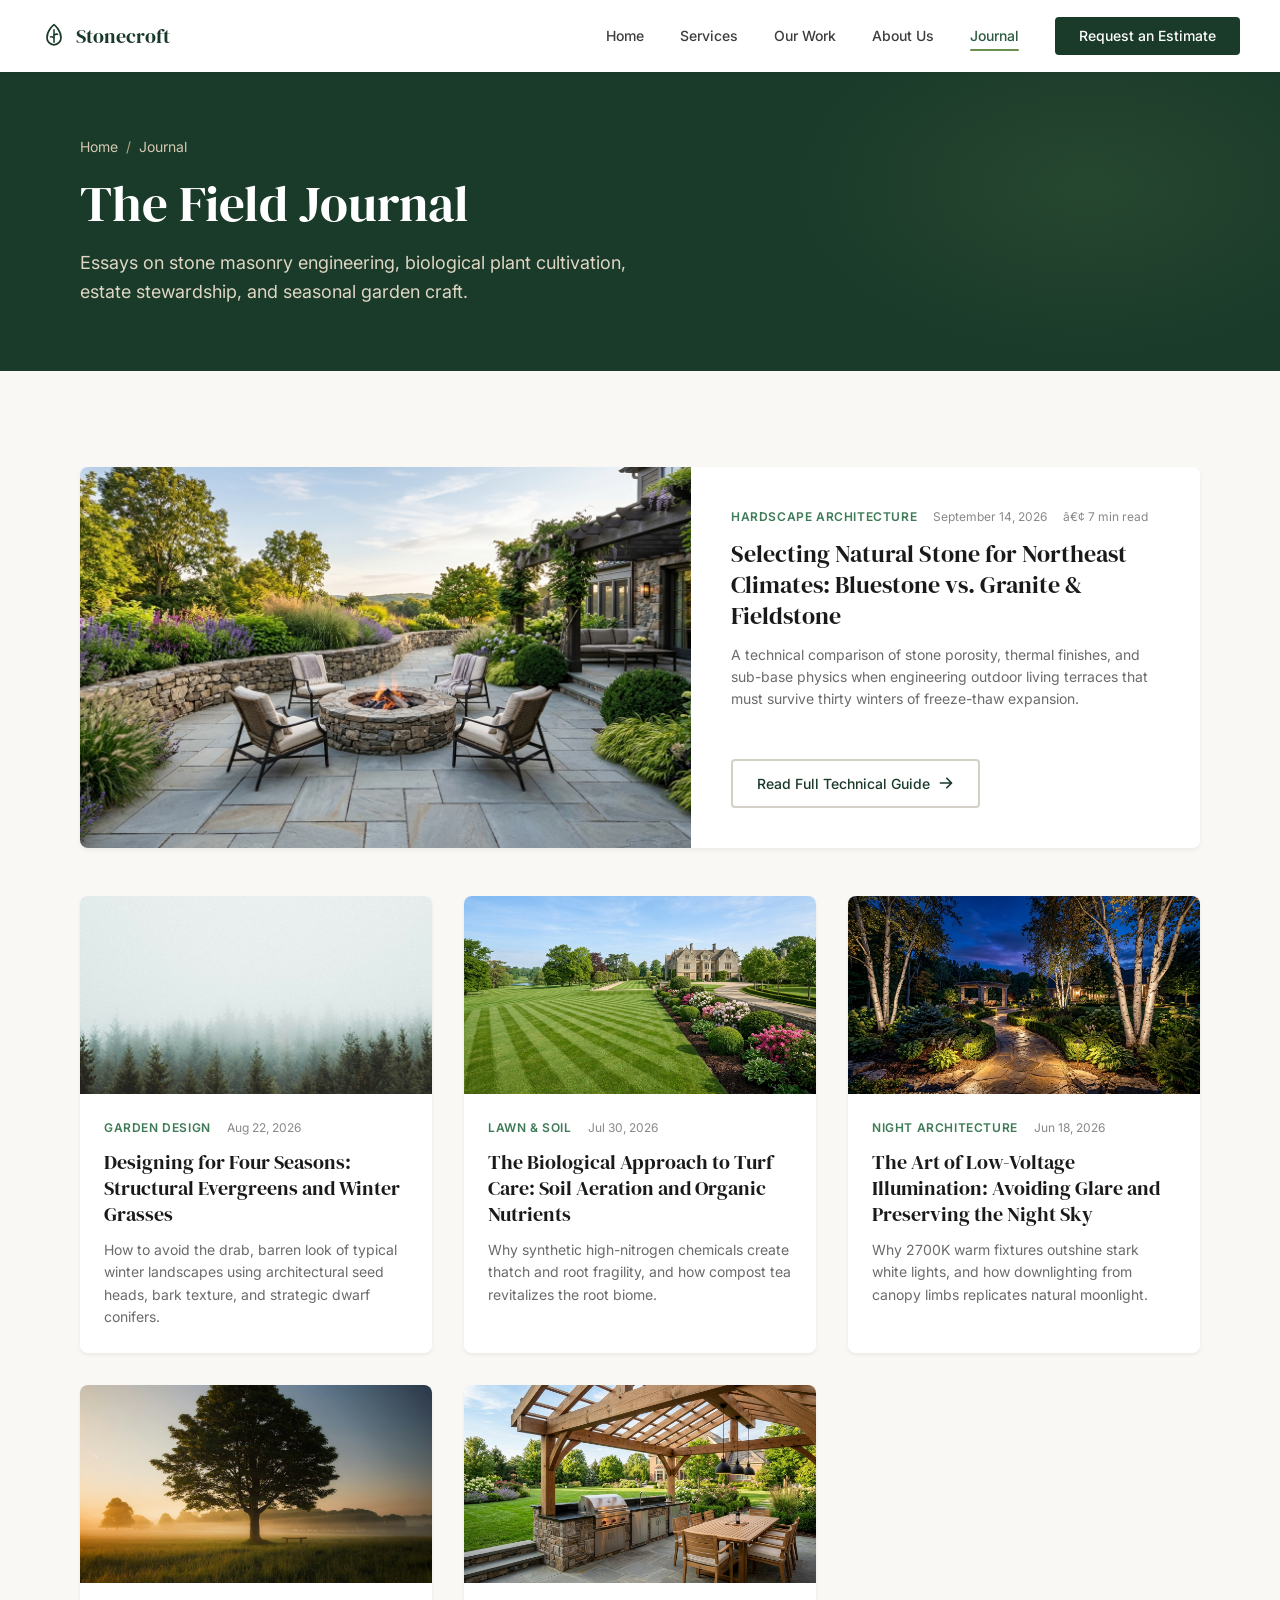
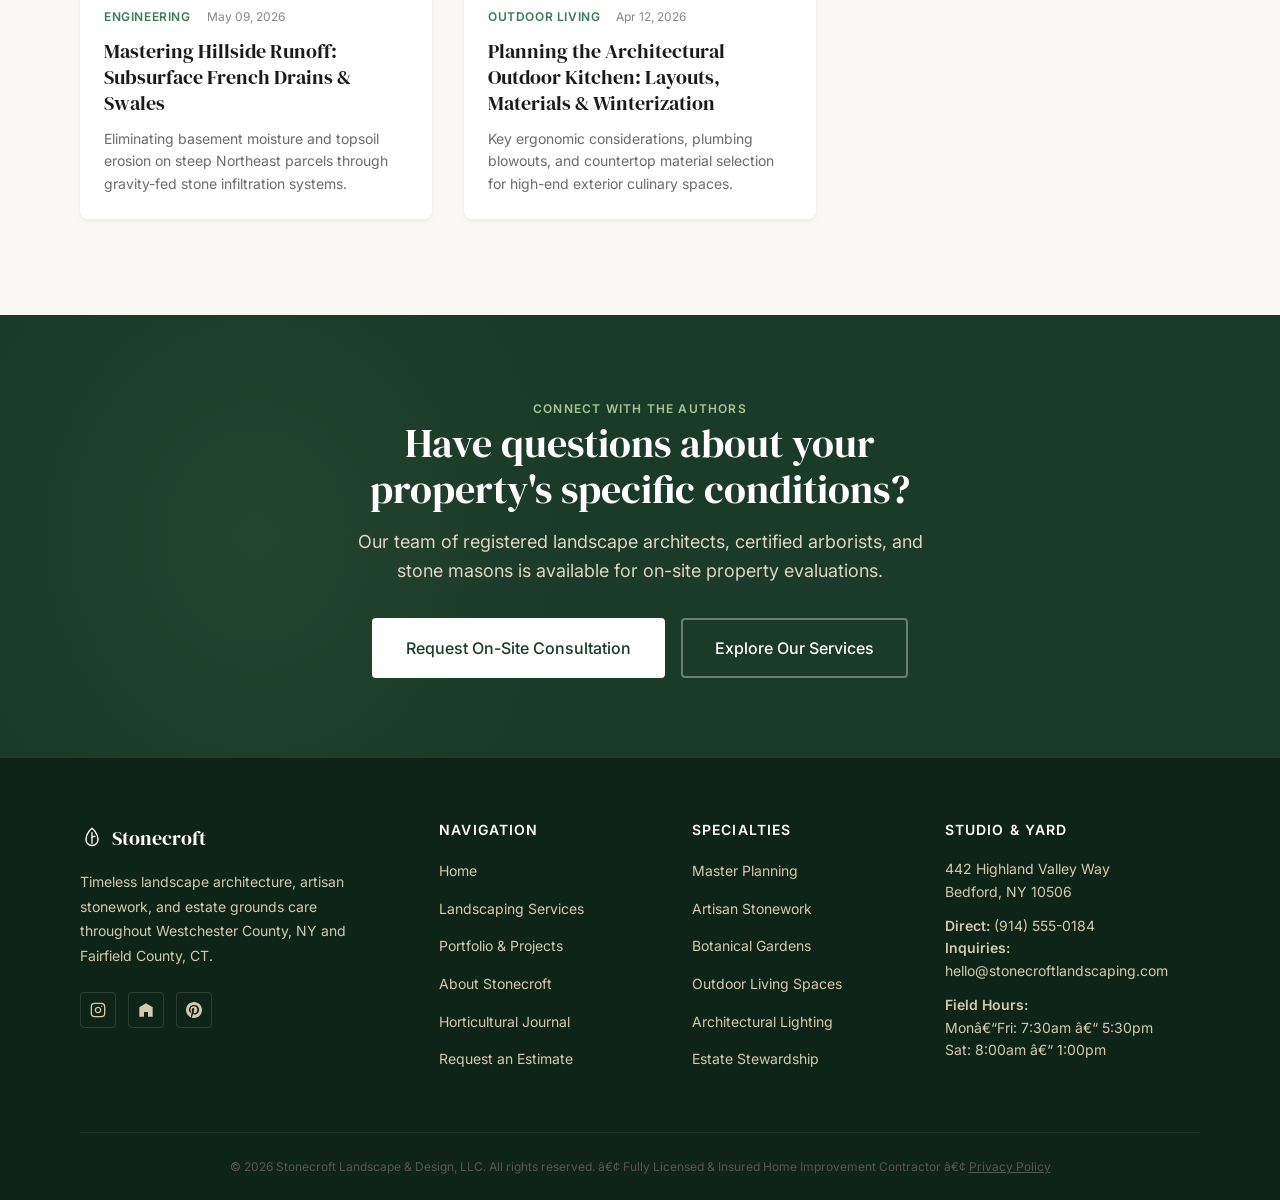
<file: blog.html>
﻿<!DOCTYPE html>
<html lang="en">
<head>
  <meta charset="UTF-8">
  <meta name="viewport" content="width=device-width, initial-scale=1.0">
  <title>The Field Journal | Stonecroft Landscape & Design â€” Horticultural Insights & Masonry Notes</title>
  <meta name="description" content="Technical landscaping advice, stone selection guides, soil science, and regional garden design insights from the craftsmen at Stonecroft.">
  <link rel="canonical" href="https://www.stonecroftlandscaping.com/blog.html">

  <!-- Open Graph -->
  <meta property="og:type" content="website">
  <meta property="og:title" content="The Field Journal | Stonecroft Landscape & Design">
  <meta property="og:description" content="Technical notes, plant selections, and stone craftsmanship guides from our team.">
  <meta property="og:image" content="images/service-hardscape.jpg">
  <meta property="og:url" content="https://www.stonecroftlandscaping.com/blog.html">

  <link rel="preconnect" href="https://fonts.googleapis.com">
  <link rel="preconnect" href="https://fonts.gstatic.com" crossorigin>
  <link href="https://fonts.googleapis.com/css2?family=DM+Serif+Display:ital@0;1&family=Inter:wght@300;400;500;600;700&display=swap" rel="stylesheet">

  <link rel="stylesheet" href="css/style.css">
</head>
<body>

  <!-- Site Header -->
  <header class="site-header" id="site-header">
    <div class="header-inner">
      <a href="index.html" class="logo" aria-label="Stonecroft Landscape & Design Homepage">
        <svg viewBox="0 0 32 32" fill="none" xmlns="http://www.w3.org/2000/svg" aria-hidden="true">
          <path d="M16 3C16 3 8 9 8 18C8 22.4183 11.5817 26 16 26C20.4183 26 24 22.4183 24 18C24 9 16 3 16 3Z" stroke="currentColor" stroke-width="2" stroke-linecap="round" stroke-linejoin="round"/>
          <path d="M16 9V23" stroke="currentColor" stroke-width="1.75" stroke-linecap="round"/>
          <path d="M16 15C18 13.5 20 14 20 14" stroke="currentColor" stroke-width="1.75" stroke-linecap="round"/>
          <path d="M16 18C13.5 16.5 12 17 12 17" stroke="currentColor" stroke-width="1.75" stroke-linecap="round"/>
        </svg>
        <span>Stonecroft</span>
      </a>

      <nav class="main-nav" id="main-nav" aria-label="Main Navigation">
        <ul class="nav-list">
          <li><a href="index.html" class="nav-link">Home</a></li>
          <li><a href="services.html" class="nav-link">Services</a></li>
          <li><a href="gallery.html" class="nav-link">Our Work</a></li>
          <li><a href="about.html" class="nav-link">About Us</a></li>
          <li><a href="blog.html" class="nav-link active">Journal</a></li>
          <li><a href="contact.html" class="nav-link nav-cta">Request an Estimate</a></li>
        </ul>
      </nav>

      <button class="nav-toggle" id="nav-toggle" aria-label="Toggle navigation menu" aria-expanded="false">
        <span></span>
        <span></span>
        <span></span>
      </button>
    </div>
  </header>
  <div class="nav-overlay" id="nav-overlay" aria-hidden="true"></div>

  <!-- Page Hero -->
  <section class="page-hero">
    <div class="container">
      <nav class="breadcrumb" aria-label="Breadcrumb">
        <a href="index.html">Home</a>
        <span class="separator">/</span>
        <span aria-current="page">Journal</span>
      </nav>
      <h1>The Field Journal</h1>
      <p>Essays on stone masonry engineering, biological plant cultivation, estate stewardship, and seasonal garden craft.</p>
    </div>
  </section>

  <!-- Blog Listing -->
  <section class="section">
    <div class="container">

      <!-- Featured Story -->
      <article class="blog-featured fade-in">
        <div class="blog-card-image">
          <img src="images/service-hardscape.jpg" alt="Hand-cut thermal bluestone patio overlooking woodland garden" loading="lazy" width="1000" height="600">
        </div>
        <div class="blog-card-body">
          <div class="blog-card-meta">
            <span class="category">Hardscape Architecture</span>
            <time datetime="2026-09-14">September 14, 2026</time>
            <span>â€¢ 7 min read</span>
          </div>
          <h2 class="blog-card-title"><a href="blog-post.html">Selecting Natural Stone for Northeast Climates: Bluestone vs. Granite & Fieldstone</a></h2>
          <p class="blog-card-excerpt">A technical comparison of stone porosity, thermal finishes, and sub-base physics when engineering outdoor living terraces that must survive thirty winters of freeze-thaw expansion.</p>
          <div class="mt-8">
            <a href="blog-post.html" class="btn btn-outline">Read Full Technical Guide
              <svg viewBox="0 0 20 20" fill="currentColor" aria-hidden="true"><path fill-rule="evenodd" d="M10.293 3.293a1 1 0 011.414 0l6 6a1 1 0 010 1.414l-6 6a1 1 0 01-1.414-1.414L14.586 11H3a1 1 0 110-2h11.586l-4.293-4.293a1 1 0 010-1.414z" clip-rule="evenodd"/></svg>
            </a>
          </div>
        </div>
      </article>

      <!-- Standard Grid -->
      <div class="grid grid-3 stagger mt-12">

        <!-- Article 2 -->
        <article class="blog-card fade-in">
          <div class="blog-card-image">
            <img src="images/blog-seasons.jpg" alt="Perennial garden with structural evergreen shrubs" loading="lazy" width="700" height="394">
          </div>
          <div class="blog-card-body">
            <div class="blog-card-meta">
              <span class="category">Garden Design</span>
              <time datetime="2026-08-22">Aug 22, 2026</time>
            </div>
            <h3 class="blog-card-title"><a href="blog-post.html">Designing for Four Seasons: Structural Evergreens and Winter Grasses</a></h3>
            <p class="blog-card-excerpt">How to avoid the drab, barren look of typical winter landscapes using architectural seed heads, bark texture, and strategic dwarf conifers.</p>
          </div>
        </article>

        <!-- Article 3 -->
        <article class="blog-card fade-in">
          <div class="blog-card-image">
            <img src="images/service-maintenance.jpg" alt="Fine turf maintenance with organic compost aeration" loading="lazy" width="700" height="394">
          </div>
          <div class="blog-card-body">
            <div class="blog-card-meta">
              <span class="category">Lawn & Soil</span>
              <time datetime="2026-07-30">Jul 30, 2026</time>
            </div>
            <h3 class="blog-card-title"><a href="blog-post.html">The Biological Approach to Turf Care: Soil Aeration and Organic Nutrients</a></h3>
            <p class="blog-card-excerpt">Why synthetic high-nitrogen chemicals create thatch and root fragility, and how compost tea revitalizes the root biome.</p>
          </div>
        </article>

        <!-- Article 4 -->
        <article class="blog-card fade-in">
          <div class="blog-card-image">
            <img src="images/service-lighting.jpg" alt="Landscape low voltage brass illumination fixture on garden stairs" loading="lazy" width="700" height="394">
          </div>
          <div class="blog-card-body">
            <div class="blog-card-meta">
              <span class="category">Night Architecture</span>
              <time datetime="2026-06-18">Jun 18, 2026</time>
            </div>
            <h3 class="blog-card-title"><a href="blog-post.html">The Art of Low-Voltage Illumination: Avoiding Glare and Preserving the Night Sky</a></h3>
            <p class="blog-card-excerpt">Why 2700K warm fixtures outshine stark white lights, and how downlighting from canopy limbs replicates natural moonlight.</p>
          </div>
        </article>

        <!-- Article 5 -->
        <article class="blog-card fade-in">
          <div class="blog-card-image">
            <img src="images/philosophy.jpg" alt="Topographic slope grading and drainage engineering" loading="lazy" width="700" height="394">
          </div>
          <div class="blog-card-body">
            <div class="blog-card-meta">
              <span class="category">Engineering</span>
              <time datetime="2026-05-09">May 09, 2026</time>
            </div>
            <h3 class="blog-card-title"><a href="blog-post.html">Mastering Hillside Runoff: Subsurface French Drains & Swales</a></h3>
            <p class="blog-card-excerpt">Eliminating basement moisture and topsoil erosion on steep Northeast parcels through gravity-fed stone infiltration systems.</p>
          </div>
        </article>

        <!-- Article 6 -->
        <article class="blog-card fade-in">
          <div class="blog-card-image">
            <img src="images/service-living.jpg" alt="Outdoor living kitchen terrace with stone fire pit" loading="lazy" width="700" height="394">
          </div>
          <div class="blog-card-body">
            <div class="blog-card-meta">
              <span class="category">Outdoor Living</span>
              <time datetime="2026-04-12">Apr 12, 2026</time>
            </div>
            <h3 class="blog-card-title"><a href="blog-post.html">Planning the Architectural Outdoor Kitchen: Layouts, Materials & Winterization</a></h3>
            <p class="blog-card-excerpt">Key ergonomic considerations, plumbing blowouts, and countertop material selection for high-end exterior culinary spaces.</p>
          </div>
        </article>

      </div>

    </div>
  </section>

  <!-- CTA -->
  <section class="cta-section">
    <div class="container">
      <div class="cta-content fade-in">
        <span class="text-label" style="color: var(--green-300);">Connect With the Authors</span>
        <h2>Have questions about your property's specific conditions?</h2>
        <p>Our team of registered landscape architects, certified arborists, and stone masons is available for on-site property evaluations.</p>
        <div class="cta-actions">
          <a href="contact.html" class="btn btn-secondary btn-lg">Request On-Site Consultation</a>
          <a href="services.html" class="btn btn-outline-light btn-lg">Explore Our Services</a>
        </div>
      </div>
    </div>
  </section>

  <!-- Site Footer -->
  <footer class="site-footer">
    <div class="container">
      <div class="footer-main">
        <div class="footer-brand">
          <a href="index.html" class="footer-logo">
            <svg viewBox="0 0 32 32" fill="none" xmlns="http://www.w3.org/2000/svg" aria-hidden="true">
              <path d="M16 3C16 3 8 9 8 18C8 22.4183 11.5817 26 16 26C20.4183 26 24 22.4183 24 18C24 9 16 3 16 3Z" stroke="currentColor" stroke-width="2" stroke-linecap="round" stroke-linejoin="round"/>
              <path d="M16 9V23" stroke="currentColor" stroke-width="1.75" stroke-linecap="round"/>
              <path d="M16 15C18 13.5 20 14 20 14" stroke="currentColor" stroke-width="1.75" stroke-linecap="round"/>
            </svg>
            <span>Stonecroft</span>
          </a>
          <p>Timeless landscape architecture, artisan stonework, and estate grounds care throughout Westchester County, NY and Fairfield County, CT.</p>
          <div class="footer-social" aria-label="Social links">
            <a href="#" aria-label="Stonecroft on Instagram"><svg viewBox="0 0 24 24" fill="none" stroke="currentColor" stroke-width="2" stroke-linecap="round" stroke-linejoin="round"><rect x="2" y="2" width="20" height="20" rx="5" ry="5"></rect><path d="M16 11.37A4 4 0 1 1 12.63 8 4 4 0 0 1 16 11.37z"></path><line x1="17.5" y1="6.5" x2="17.51" y2="6.5"></line></svg></a>
            <a href="#" aria-label="Stonecroft on Houzz"><svg viewBox="0 0 24 24" fill="currentColor"><path d="M12 2L2 8v14h7v-7h6v7h7V8L12 2z"/></svg></a>
            <a href="#" aria-label="Stonecroft on Pinterest"><svg viewBox="0 0 24 24" fill="currentColor"><path d="M12 0C5.373 0 0 5.372 0 12c0 5.084 3.163 9.426 7.627 11.174-.105-.949-.2-2.405.042-3.441.218-.937 1.407-5.965 1.407-5.965s-.359-.719-.359-1.782c0-1.668.967-2.914 2.171-2.914 1.023 0 1.518.769 1.518 1.69 0 1.029-.655 2.568-.994 3.995-.283 1.194.599 2.169 1.777 2.169 2.133 0 3.772-2.249 3.772-5.495 0-2.873-2.064-4.882-5.012-4.882-3.414 0-5.418 2.561-5.418 5.207 0 1.031.397 2.138.893 2.738a.36.36 0 0 1 .083.345l-.333 1.36c-.053.22-.174.267-.402.161-1.499-.698-2.436-2.889-2.436-4.649 0-3.785 2.75-7.262 7.929-7.262 4.163 0 7.398 2.967 7.398 6.931 0 4.136-2.607 7.464-6.227 7.464-1.216 0-2.359-.631-2.75-1.378l-.748 2.853c-.271 1.043-1.002 2.35-1.492 3.146C9.57 23.812 10.763 24 12 24c6.627 0 12-5.373 12-12 0-6.628-5.373-12-12-12z"/></svg></a>
          </div>
        </div>

        <div class="footer-links">
          <h4>Navigation</h4>
          <ul>
            <li><a href="index.html">Home</a></li>
            <li><a href="services.html">Landscaping Services</a></li>
            <li><a href="gallery.html">Portfolio & Projects</a></li>
            <li><a href="about.html">About Stonecroft</a></li>
            <li><a href="blog.html">Horticultural Journal</a></li>
            <li><a href="contact.html">Request an Estimate</a></li>
          </ul>
        </div>

        <div class="footer-links">
          <h4>Specialties</h4>
          <ul>
            <li><a href="services.html#architecture">Master Planning</a></li>
            <li><a href="services.html#hardscaping">Artisan Stonework</a></li>
            <li><a href="services.html#gardens">Botanical Gardens</a></li>
            <li><a href="services.html#living">Outdoor Living Spaces</a></li>
            <li><a href="services.html#lighting">Architectural Lighting</a></li>
            <li><a href="services.html#maintenance">Estate Stewardship</a></li>
          </ul>
        </div>

        <div class="footer-contact">
          <h4>Studio & Yard</h4>
          <p>442 Highland Valley Way<br>Bedford, NY 10506</p>
          <p><strong>Direct:</strong> <a href="tel:9145550184">(914) 555-0184</a><br>
          <strong>Inquiries:</strong> <a href="mailto:hello@stonecroftlandscaping.com">hello@stonecroftlandscaping.com</a></p>
          <p><strong>Field Hours:</strong><br>Monâ€“Fri: 7:30am â€“ 5:30pm<br>Sat: 8:00am â€“ 1:00pm</p>
        </div>
      </div>

      <div class="footer-bottom">
        <p>&copy; 2026 Stonecroft Landscape & Design, LLC. All rights reserved. â€¢ Fully Licensed & Insured Home Improvement Contractor â€¢ <a href="contact.html" style="color: inherit; text-decoration: underline;">Privacy Policy</a></p>
      </div>
    </div>
  </footer>

  <button class="back-to-top" id="back-to-top" aria-label="Back to top of page">
    <svg viewBox="0 0 20 20" fill="currentColor" aria-hidden="true"><path fill-rule="evenodd" d="M14.707 12.707a1 1 0 01-1.414 0L10 9.414l-3.293 3.293a1 1 0 01-1.414-1.414l4-4a1 1 0 011.414 0l4 4a1 1 0 010 1.414z" clip-rule="evenodd"/></svg>
  </button>

  <script src="js/main.js"></script>
</body>
</html>
</file>
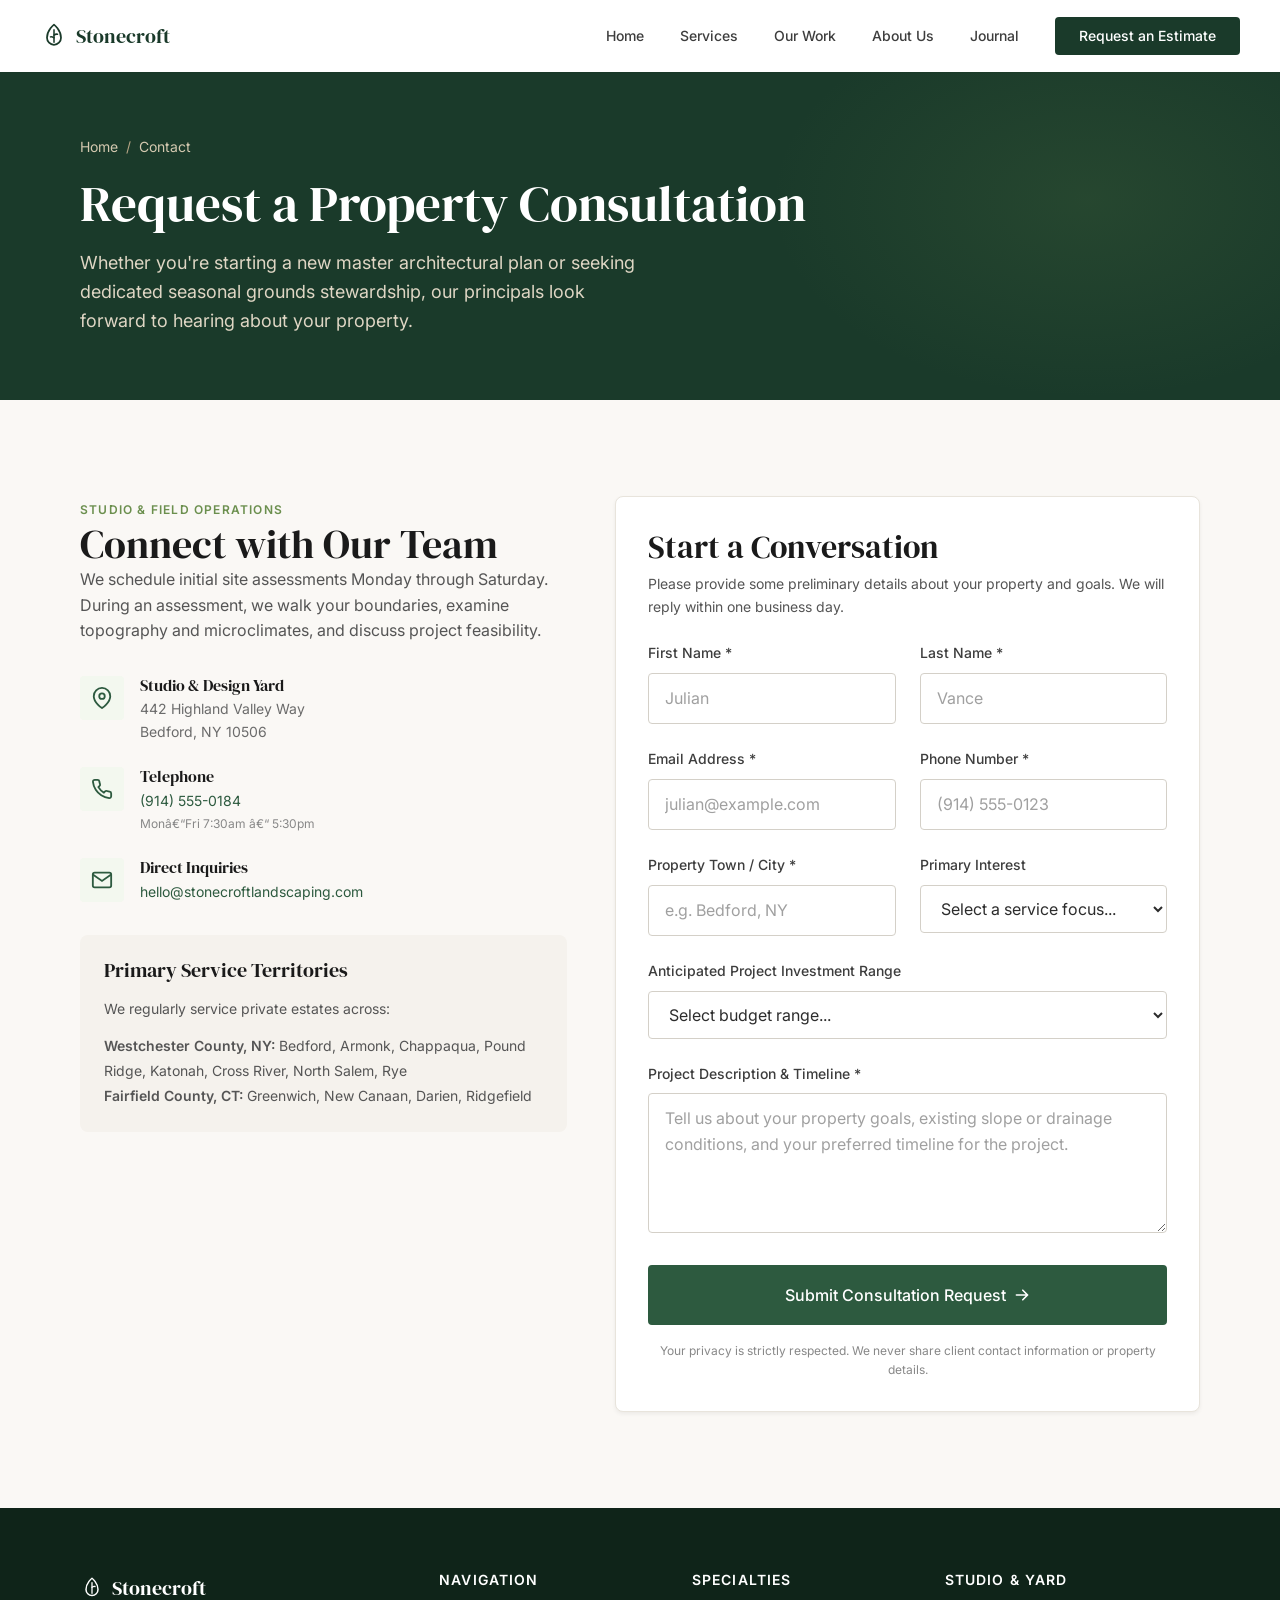
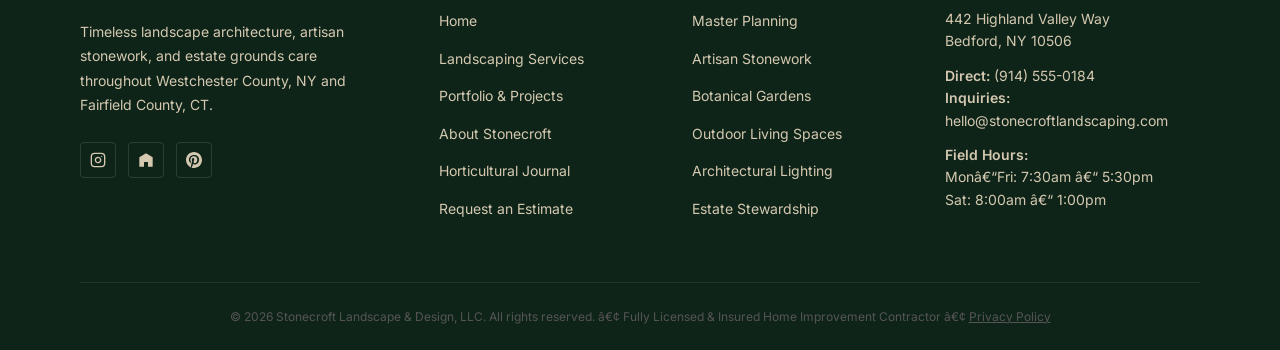
<file: contact.html>
﻿<!DOCTYPE html>
<html lang="en">
<head>
  <meta charset="UTF-8">
  <meta name="viewport" content="width=device-width, initial-scale=1.0">
  <title>Contact & Consultations | Stonecroft Landscape & Design</title>
  <meta name="description" content="Request an on-site property consultation with Stonecroft Landscape & Design. Serving private estates throughout Westchester County, NY and Fairfield County, CT.">
  <link rel="canonical" href="https://www.stonecroftlandscaping.com/contact.html">

  <!-- Open Graph -->
  <meta property="og:type" content="website">
  <meta property="og:title" content="Contact & Consultations | Stonecroft Landscape & Design">
  <meta property="og:description" content="Inquire about landscape design, artisan masonry, and estate grounds maintenance.">
  <meta property="og:image" content="images/hero.jpg">
  <meta property="og:url" content="https://www.stonecroftlandscaping.com/contact.html">

  <link rel="preconnect" href="https://fonts.googleapis.com">
  <link rel="preconnect" href="https://fonts.gstatic.com" crossorigin>
  <link href="https://fonts.googleapis.com/css2?family=DM+Serif+Display:ital@0;1&family=Inter:wght@300;400;500;600;700&display=swap" rel="stylesheet">

  <link rel="stylesheet" href="css/style.css">
</head>
<body>

  <!-- Site Header -->
  <header class="site-header" id="site-header">
    <div class="header-inner">
      <a href="index.html" class="logo" aria-label="Stonecroft Landscape & Design Homepage">
        <svg viewBox="0 0 32 32" fill="none" xmlns="http://www.w3.org/2000/svg" aria-hidden="true">
          <path d="M16 3C16 3 8 9 8 18C8 22.4183 11.5817 26 16 26C20.4183 26 24 22.4183 24 18C24 9 16 3 16 3Z" stroke="currentColor" stroke-width="2" stroke-linecap="round" stroke-linejoin="round"/>
          <path d="M16 9V23" stroke="currentColor" stroke-width="1.75" stroke-linecap="round"/>
          <path d="M16 15C18 13.5 20 14 20 14" stroke="currentColor" stroke-width="1.75" stroke-linecap="round"/>
          <path d="M16 18C13.5 16.5 12 17 12 17" stroke="currentColor" stroke-width="1.75" stroke-linecap="round"/>
        </svg>
        <span>Stonecroft</span>
      </a>

      <nav class="main-nav" id="main-nav" aria-label="Main Navigation">
        <ul class="nav-list">
          <li><a href="index.html" class="nav-link">Home</a></li>
          <li><a href="services.html" class="nav-link">Services</a></li>
          <li><a href="gallery.html" class="nav-link">Our Work</a></li>
          <li><a href="about.html" class="nav-link">About Us</a></li>
          <li><a href="blog.html" class="nav-link">Journal</a></li>
          <li><a href="contact.html" class="nav-link nav-cta active">Request an Estimate</a></li>
        </ul>
      </nav>

      <button class="nav-toggle" id="nav-toggle" aria-label="Toggle navigation menu" aria-expanded="false">
        <span></span>
        <span></span>
        <span></span>
      </button>
    </div>
  </header>
  <div class="nav-overlay" id="nav-overlay" aria-hidden="true"></div>

  <!-- Page Hero -->
  <section class="page-hero">
    <div class="container">
      <nav class="breadcrumb" aria-label="Breadcrumb">
        <a href="index.html">Home</a>
        <span class="separator">/</span>
        <span aria-current="page">Contact</span>
      </nav>
      <h1>Request a Property Consultation</h1>
      <p>Whether you're starting a new master architectural plan or seeking dedicated seasonal grounds stewardship, our principals look forward to hearing about your property.</p>
    </div>
  </section>

  <!-- Contact Form & Studio Info -->
  <section class="section">
    <div class="container">
      <div class="contact-grid">

        <!-- Left: Studio Details & Service Areas -->
        <div class="fade-in-left">
          <span class="text-label">Studio & Field Operations</span>
          <h2>Connect with Our Team</h2>
          <p style="margin-bottom: var(--space-8);">We schedule initial site assessments Monday through Saturday. During an assessment, we walk your boundaries, examine topography and microclimates, and discuss project feasibility.</p>

          <div class="contact-info-item">
            <div class="icon" aria-hidden="true">
              <svg width="22" height="22" viewBox="0 0 24 24" fill="none" stroke="currentColor" stroke-width="2"><path d="M21 10c0 7-9 13-9 13s-9-6-9-13a9 9 0 0 1 18 0z"/><circle cx="12" cy="10" r="3"/></svg>
            </div>
            <div>
              <h4>Studio & Design Yard</h4>
              <p>442 Highland Valley Way<br>Bedford, NY 10506</p>
            </div>
          </div>

          <div class="contact-info-item">
            <div class="icon" aria-hidden="true">
              <svg width="22" height="22" viewBox="0 0 24 24" fill="none" stroke="currentColor" stroke-width="2"><path d="M22 16.92v3a2 2 0 0 1-2.18 2 19.79 19.79 0 0 1-8.63-3.07 19.5 19.5 0 0 1-6-6 19.79 19.79 0 0 1-3.07-8.67A2 2 0 0 1 4.11 2h3a2 2 0 0 1 2 1.72 12.84 12.84 0 0 0 .7 2.81 2 2 0 0 1-.45 2.11L8.09 9.91a16 16 0 0 0 6 6l1.27-1.27a2 2 0 0 1 2.11-.45 12.84 12.84 0 0 0 2.81.7A2 2 0 0 1 22 16.92z"/></svg>
            </div>
            <div>
              <h4>Telephone</h4>
              <p><a href="tel:9145550184">(914) 555-0184</a><br><span style="font-size: var(--text-xs); color: var(--stone-400);">Monâ€“Fri 7:30am â€“ 5:30pm</span></p>
            </div>
          </div>

          <div class="contact-info-item">
            <div class="icon" aria-hidden="true">
              <svg width="22" height="22" viewBox="0 0 24 24" fill="none" stroke="currentColor" stroke-width="2"><path d="M4 4h16c1.1 0 2 .9 2 2v12c0 1.1-.9 2-2 2H4c-1.1 0-2-.9-2-2V6c0-1.1.9-2 2-2z"/><polyline points="22,6 12,13 2,6"/></svg>
            </div>
            <div>
              <h4>Direct Inquiries</h4>
              <p><a href="mailto:hello@stonecroftlandscaping.com">hello@stonecroftlandscaping.com</a></p>
            </div>
          </div>

          <!-- Service Area Callout -->
          <div class="contact-hours">
            <h4>Primary Service Territories</h4>
            <p style="font-size: var(--text-sm); color: var(--stone-600); margin-bottom: var(--space-3);">We regularly service private estates across:</p>
            <ul style="font-size: var(--text-sm); color: var(--stone-600); line-height: 1.8;">
              <li><strong>Westchester County, NY:</strong> Bedford, Armonk, Chappaqua, Pound Ridge, Katonah, Cross River, North Salem, Rye</li>
              <li><strong>Fairfield County, CT:</strong> Greenwich, New Canaan, Darien, Ridgefield</li>
            </ul>
          </div>
        </div>

        <!-- Right: Inquiry Form -->
        <div class="fade-in-right">
          <div style="background: var(--white); padding: var(--space-8); border-radius: var(--radius-md); box-shadow: var(--shadow-sm); border: 1px solid var(--stone-100);">
            <h3 style="margin-bottom: var(--space-2);">Start a Conversation</h3>
            <p style="margin-bottom: var(--space-6); font-size: var(--text-sm);">Please provide some preliminary details about your property and goals. We will reply within one business day.</p>

            <!-- Success State -->
            <div class="form-success" role="alert">
              <h4>Thank you for reaching out.</h4>
              <p>We have received your project details. Julian or Cormac will review your submission and contact you within 24 hours to coordinate an on-site visit.</p>
            </div>

            <!-- Main Form -->
            <form id="contact-form" novalidate>
              <!-- Honeypot anti-spam -->
              <div class="form-hp" aria-hidden="true">
                <label for="hp-address">Do not fill this out</label>
                <input type="text" id="hp-address" name="hp_field" tabindex="-1" autocomplete="off">
              </div>

              <div class="form-row">
                <div class="form-group">
                  <label for="first-name" class="form-label">First Name *</label>
                  <input type="text" id="first-name" name="first_name" class="form-input" required placeholder="Julian">
                  <span class="form-error">Please enter your first name.</span>
                </div>
                <div class="form-group">
                  <label for="last-name" class="form-label">Last Name *</label>
                  <input type="text" id="last-name" name="last_name" class="form-input" required placeholder="Vance">
                  <span class="form-error">Please enter your last name.</span>
                </div>
              </div>

              <div class="form-row">
                <div class="form-group">
                  <label for="email" class="form-label">Email Address *</label>
                  <input type="email" id="email" name="email" class="form-input" required placeholder="julian@example.com">
                  <span class="form-error">Please enter a valid email address.</span>
                </div>
                <div class="form-group">
                  <label for="phone" class="form-label">Phone Number *</label>
                  <input type="tel" id="phone" name="phone" class="form-input" required placeholder="(914) 555-0123">
                  <span class="form-error">Please enter a valid phone number.</span>
                </div>
              </div>

              <div class="form-row">
                <div class="form-group">
                  <label for="location" class="form-label">Property Town / City *</label>
                  <input type="text" id="location" name="location" class="form-input" required placeholder="e.g. Bedford, NY">
                  <span class="form-error">Please indicate your property location.</span>
                </div>
                <div class="form-group">
                  <label for="service-interest" class="form-label">Primary Interest</label>
                  <select id="service-interest" name="service_interest" class="form-select">
                    <option value="">Select a service focus...</option>
                    <option value="master-plan">Complete Landscape Architecture / Master Plan</option>
                    <option value="stonework">Custom Stone Terrace / Masonry / Walls</option>
                    <option value="gardens">Botanical Planting & Four-Season Gardens</option>
                    <option value="outdoor-living">Outdoor Kitchen / Pergola / Fireplace</option>
                    <option value="lighting">Architectural Night Lighting</option>
                    <option value="maintenance">Estate Grounds Care Contract</option>
                  </select>
                </div>
              </div>

              <div class="form-group">
                <label for="budget" class="form-label">Anticipated Project Investment Range</label>
                <select id="budget" name="budget" class="form-select">
                  <option value="">Select budget range...</option>
                  <option value="25k-50k">$25,000 â€“ $50,000</option>
                  <option value="50k-100k">$50,000 â€“ $100,000</option>
                  <option value="100k-250k">$100,000 â€“ $250,000</option>
                  <option value="250k+">$250,000+</option>
                  <option value="estate-care">Seasonal Estate Care ($850+/mo)</option>
                </select>
              </div>

              <div class="form-group">
                <label for="message" class="form-label">Project Description & Timeline *</label>
                <textarea id="message" name="message" class="form-textarea" required placeholder="Tell us about your property goals, existing slope or drainage conditions, and your preferred timeline for the project."></textarea>
                <span class="form-error">Please describe your project.</span>
              </div>

              <button type="submit" class="btn btn-primary btn-lg" style="width: 100%;">Submit Consultation Request
                <svg viewBox="0 0 20 20" fill="currentColor" aria-hidden="true"><path fill-rule="evenodd" d="M10.293 3.293a1 1 0 011.414 0l6 6a1 1 0 010 1.414l-6 6a1 1 0 01-1.414-1.414L14.586 11H3a1 1 0 110-2h11.586l-4.293-4.293a1 1 0 010-1.414z" clip-rule="evenodd"/></svg>
              </button>

              <p style="font-size: var(--text-xs); color: var(--stone-400); margin-top: var(--space-4); text-align: center;">Your privacy is strictly respected. We never share client contact information or property details.</p>
            </form>
          </div>
        </div>

      </div>
    </div>
  </section>

  <!-- Site Footer -->
  <footer class="site-footer">
    <div class="container">
      <div class="footer-main">
        <div class="footer-brand">
          <a href="index.html" class="footer-logo">
            <svg viewBox="0 0 32 32" fill="none" xmlns="http://www.w3.org/2000/svg" aria-hidden="true">
              <path d="M16 3C16 3 8 9 8 18C8 22.4183 11.5817 26 16 26C20.4183 26 24 22.4183 24 18C24 9 16 3 16 3Z" stroke="currentColor" stroke-width="2" stroke-linecap="round" stroke-linejoin="round"/>
              <path d="M16 9V23" stroke="currentColor" stroke-width="1.75" stroke-linecap="round"/>
              <path d="M16 15C18 13.5 20 14 20 14" stroke="currentColor" stroke-width="1.75" stroke-linecap="round"/>
            </svg>
            <span>Stonecroft</span>
          </a>
          <p>Timeless landscape architecture, artisan stonework, and estate grounds care throughout Westchester County, NY and Fairfield County, CT.</p>
          <div class="footer-social" aria-label="Social links">
            <a href="#" aria-label="Stonecroft on Instagram"><svg viewBox="0 0 24 24" fill="none" stroke="currentColor" stroke-width="2" stroke-linecap="round" stroke-linejoin="round"><rect x="2" y="2" width="20" height="20" rx="5" ry="5"></rect><path d="M16 11.37A4 4 0 1 1 12.63 8 4 4 0 0 1 16 11.37z"></path><line x1="17.5" y1="6.5" x2="17.51" y2="6.5"></line></svg></a>
            <a href="#" aria-label="Stonecroft on Houzz"><svg viewBox="0 0 24 24" fill="currentColor"><path d="M12 2L2 8v14h7v-7h6v7h7V8L12 2z"/></svg></a>
            <a href="#" aria-label="Stonecroft on Pinterest"><svg viewBox="0 0 24 24" fill="currentColor"><path d="M12 0C5.373 0 0 5.372 0 12c0 5.084 3.163 9.426 7.627 11.174-.105-.949-.2-2.405.042-3.441.218-.937 1.407-5.965 1.407-5.965s-.359-.719-.359-1.782c0-1.668.967-2.914 2.171-2.914 1.023 0 1.518.769 1.518 1.69 0 1.029-.655 2.568-.994 3.995-.283 1.194.599 2.169 1.777 2.169 2.133 0 3.772-2.249 3.772-5.495 0-2.873-2.064-4.882-5.012-4.882-3.414 0-5.418 2.561-5.418 5.207 0 1.031.397 2.138.893 2.738a.36.36 0 0 1 .083.345l-.333 1.36c-.053.22-.174.267-.402.161-1.499-.698-2.436-2.889-2.436-4.649 0-3.785 2.75-7.262 7.929-7.262 4.163 0 7.398 2.967 7.398 6.931 0 4.136-2.607 7.464-6.227 7.464-1.216 0-2.359-.631-2.75-1.378l-.748 2.853c-.271 1.043-1.002 2.35-1.492 3.146C9.57 23.812 10.763 24 12 24c6.627 0 12-5.373 12-12 0-6.628-5.373-12-12-12z"/></svg></a>
          </div>
        </div>

        <div class="footer-links">
          <h4>Navigation</h4>
          <ul>
            <li><a href="index.html">Home</a></li>
            <li><a href="services.html">Landscaping Services</a></li>
            <li><a href="gallery.html">Portfolio & Projects</a></li>
            <li><a href="about.html">About Stonecroft</a></li>
            <li><a href="blog.html">Horticultural Journal</a></li>
            <li><a href="contact.html">Request an Estimate</a></li>
          </ul>
        </div>

        <div class="footer-links">
          <h4>Specialties</h4>
          <ul>
            <li><a href="services.html#architecture">Master Planning</a></li>
            <li><a href="services.html#hardscaping">Artisan Stonework</a></li>
            <li><a href="services.html#gardens">Botanical Gardens</a></li>
            <li><a href="services.html#living">Outdoor Living Spaces</a></li>
            <li><a href="services.html#lighting">Architectural Lighting</a></li>
            <li><a href="services.html#maintenance">Estate Stewardship</a></li>
          </ul>
        </div>

        <div class="footer-contact">
          <h4>Studio & Yard</h4>
          <p>442 Highland Valley Way<br>Bedford, NY 10506</p>
          <p><strong>Direct:</strong> <a href="tel:9145550184">(914) 555-0184</a><br>
          <strong>Inquiries:</strong> <a href="mailto:hello@stonecroftlandscaping.com">hello@stonecroftlandscaping.com</a></p>
          <p><strong>Field Hours:</strong><br>Monâ€“Fri: 7:30am â€“ 5:30pm<br>Sat: 8:00am â€“ 1:00pm</p>
        </div>
      </div>

      <div class="footer-bottom">
        <p>&copy; 2026 Stonecroft Landscape & Design, LLC. All rights reserved. â€¢ Fully Licensed & Insured Home Improvement Contractor â€¢ <a href="contact.html" style="color: inherit; text-decoration: underline;">Privacy Policy</a></p>
      </div>
    </div>
  </footer>

  <button class="back-to-top" id="back-to-top" aria-label="Back to top of page">
    <svg viewBox="0 0 20 20" fill="currentColor" aria-hidden="true"><path fill-rule="evenodd" d="M14.707 12.707a1 1 0 01-1.414 0L10 9.414l-3.293 3.293a1 1 0 01-1.414-1.414l4-4a1 1 0 011.414 0l4 4a1 1 0 010 1.414z" clip-rule="evenodd"/></svg>
  </button>

  <script src="js/main.js"></script>
</body>
</html>
</file>
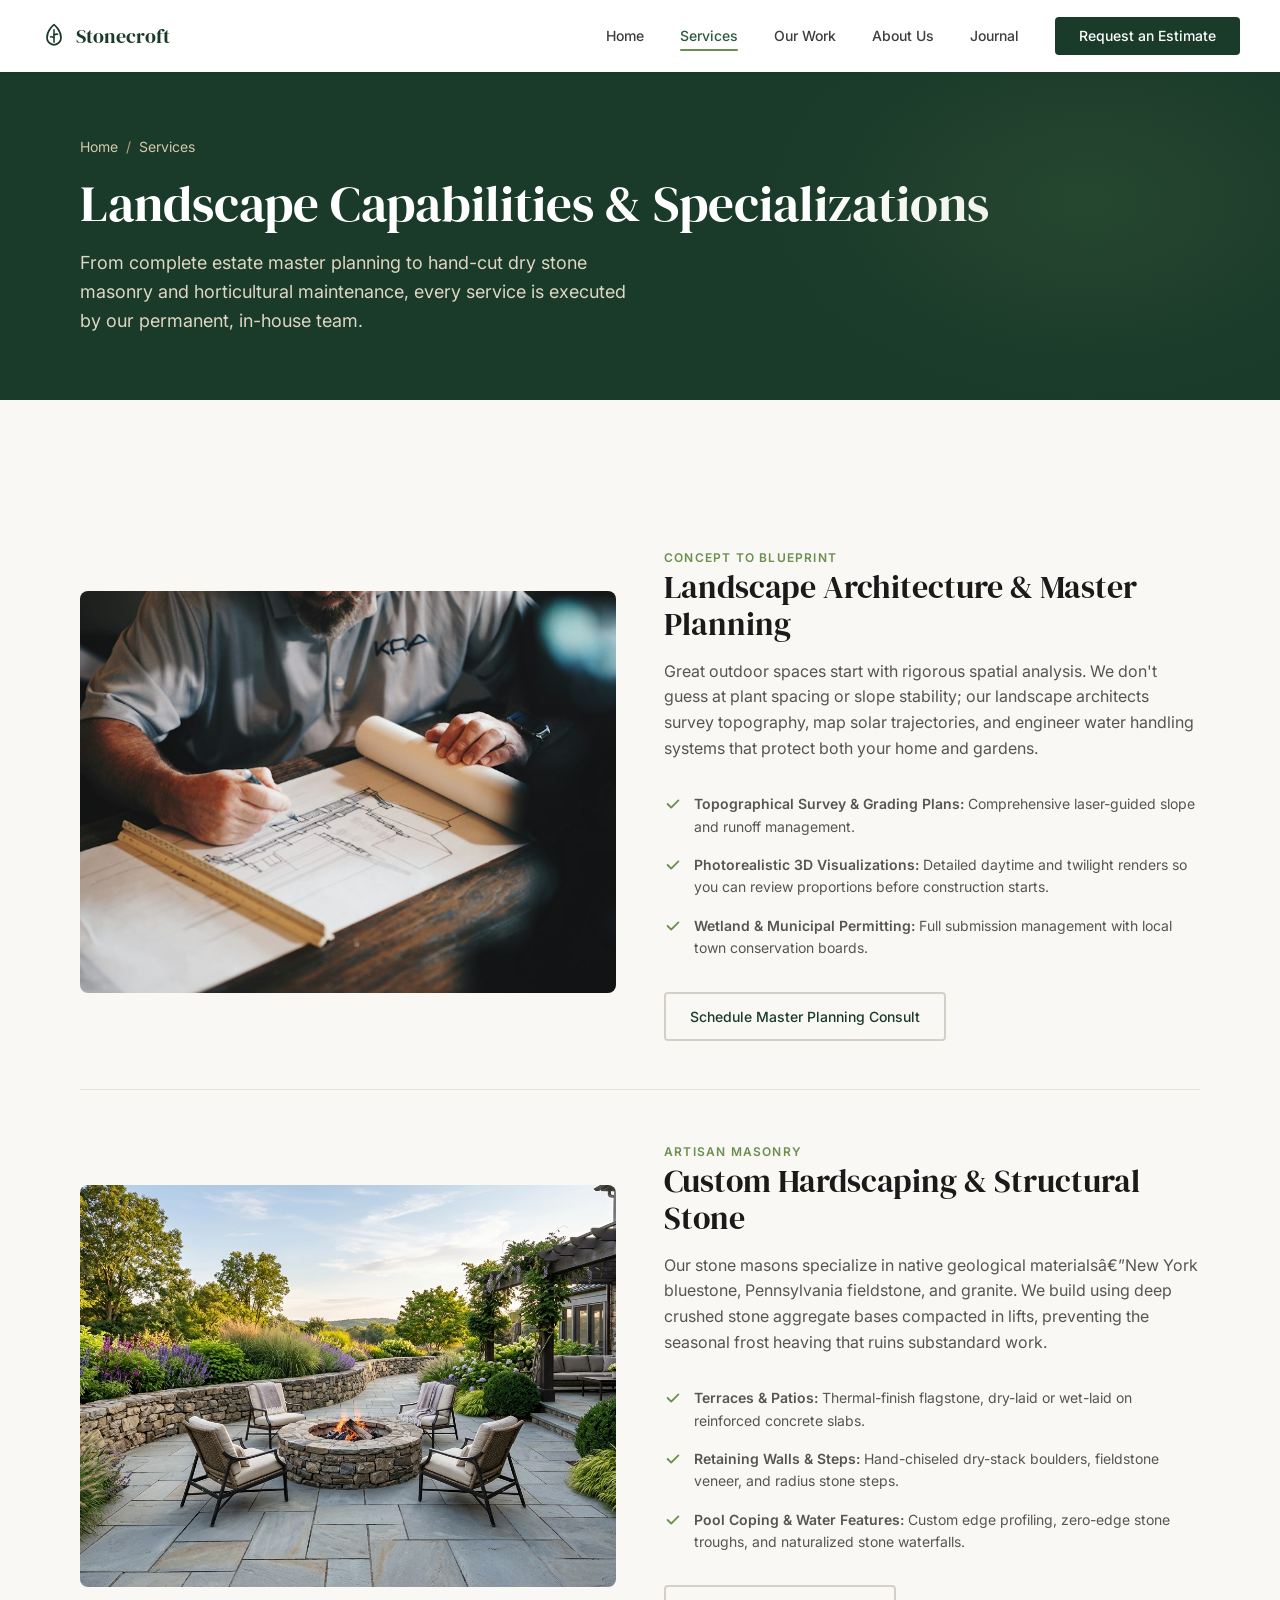
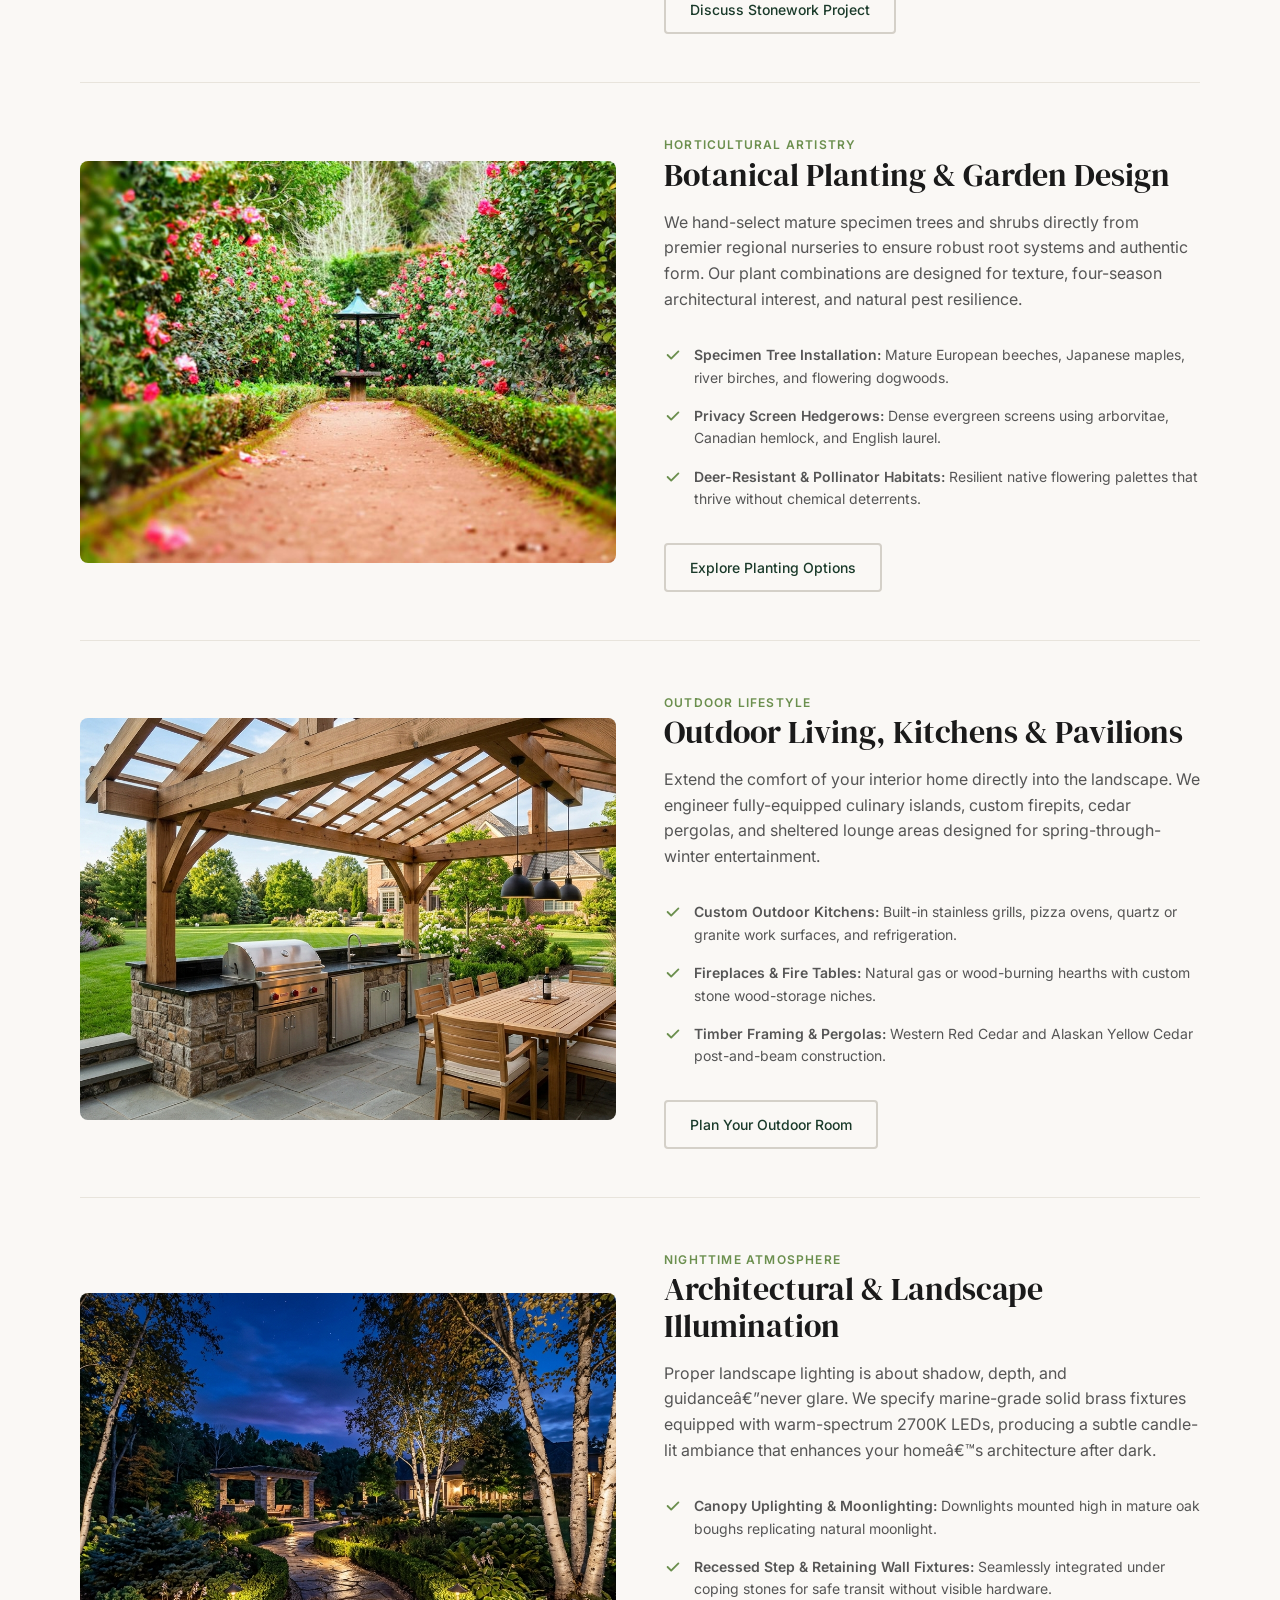
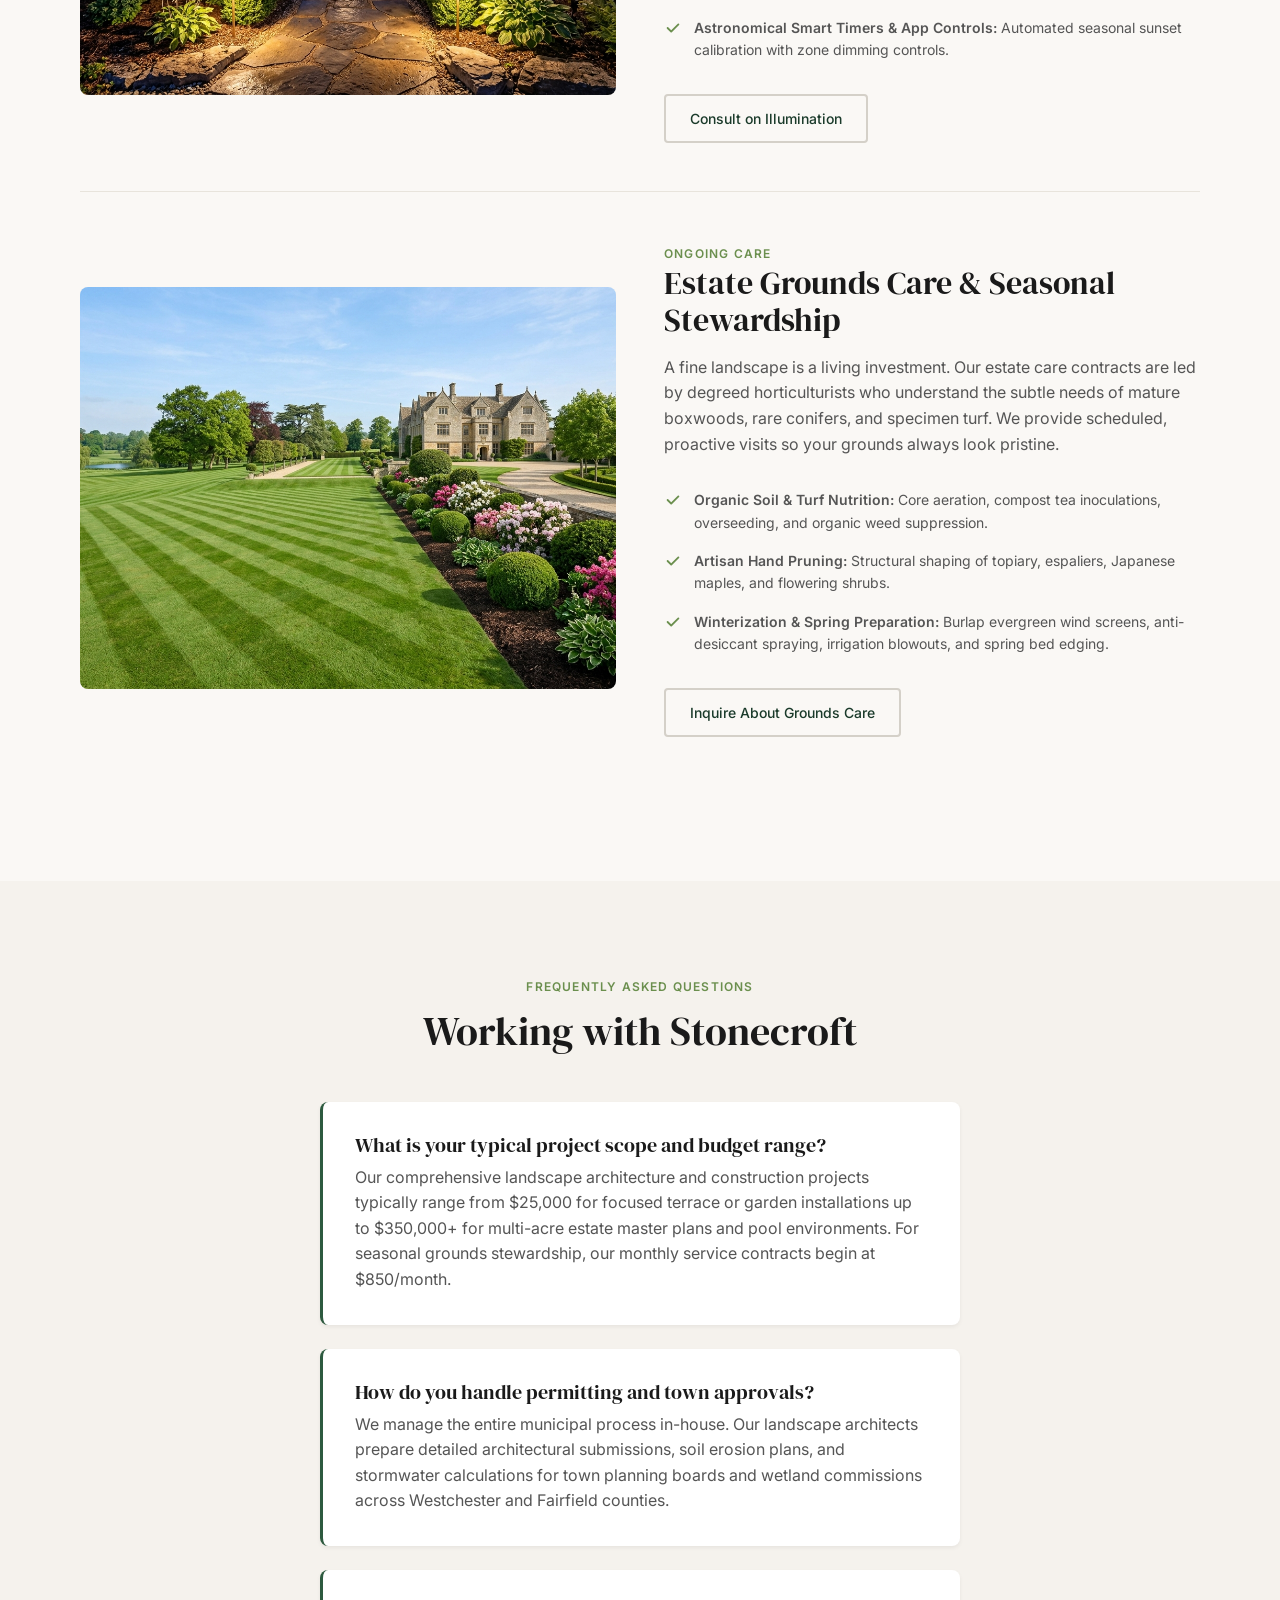
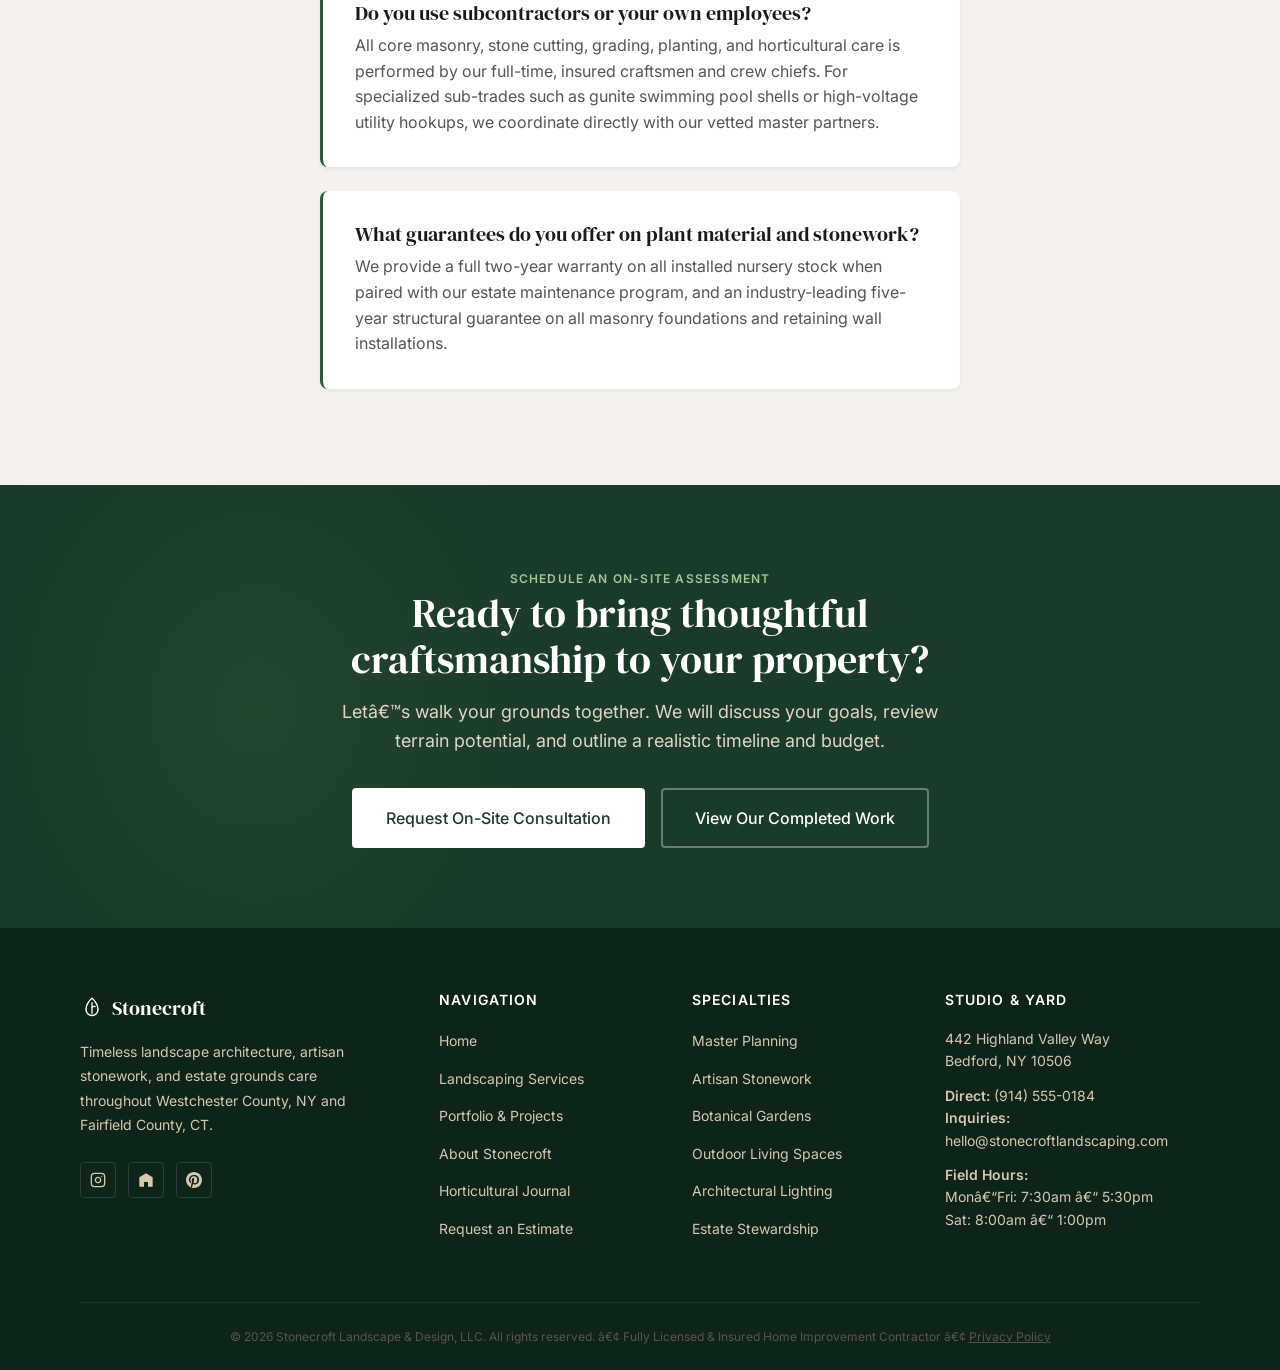
<file: services.html>
﻿<!DOCTYPE html>
<html lang="en">
<head>
  <meta charset="UTF-8">
  <meta name="viewport" content="width=device-width, initial-scale=1.0">
  <title>Services | Stonecroft Landscape & Design â€” Architecture, Masonry & Grounds Care</title>
  <meta name="description" content="Explore our specialized landscape services: master site planning, custom stone masonry, botanical planting design, outdoor living structures, illumination, and estate stewardship.">
  <link rel="canonical" href="https://www.stonecroftlandscaping.com/services.html">

  <!-- Open Graph -->
  <meta property="og:type" content="website">
  <meta property="og:title" content="Services | Stonecroft Landscape & Design">
  <meta property="og:description" content="Comprehensive landscape architecture, artisan stonework, and estate grounds care.">
  <meta property="og:image" content="images/service-planning.jpg">
  <meta property="og:url" content="https://www.stonecroftlandscaping.com/services.html">

  <link rel="preconnect" href="https://fonts.googleapis.com">
  <link rel="preconnect" href="https://fonts.gstatic.com" crossorigin>
  <link href="https://fonts.googleapis.com/css2?family=DM+Serif+Display:ital@0;1&family=Inter:wght@300;400;500;600;700&display=swap" rel="stylesheet">

  <link rel="stylesheet" href="css/style.css">
</head>
<body>

  <!-- Site Header -->
  <header class="site-header" id="site-header">
    <div class="header-inner">
      <a href="index.html" class="logo" aria-label="Stonecroft Landscape & Design Homepage">
        <svg viewBox="0 0 32 32" fill="none" xmlns="http://www.w3.org/2000/svg" aria-hidden="true">
          <path d="M16 3C16 3 8 9 8 18C8 22.4183 11.5817 26 16 26C20.4183 26 24 22.4183 24 18C24 9 16 3 16 3Z" stroke="currentColor" stroke-width="2" stroke-linecap="round" stroke-linejoin="round"/>
          <path d="M16 9V23" stroke="currentColor" stroke-width="1.75" stroke-linecap="round"/>
          <path d="M16 15C18 13.5 20 14 20 14" stroke="currentColor" stroke-width="1.75" stroke-linecap="round"/>
          <path d="M16 18C13.5 16.5 12 17 12 17" stroke="currentColor" stroke-width="1.75" stroke-linecap="round"/>
        </svg>
        <span>Stonecroft</span>
      </a>

      <nav class="main-nav" id="main-nav" aria-label="Main Navigation">
        <ul class="nav-list">
          <li><a href="index.html" class="nav-link">Home</a></li>
          <li><a href="services.html" class="nav-link active">Services</a></li>
          <li><a href="gallery.html" class="nav-link">Our Work</a></li>
          <li><a href="about.html" class="nav-link">About Us</a></li>
          <li><a href="blog.html" class="nav-link">Journal</a></li>
          <li><a href="contact.html" class="nav-link nav-cta">Request an Estimate</a></li>
        </ul>
      </nav>

      <button class="nav-toggle" id="nav-toggle" aria-label="Toggle navigation menu" aria-expanded="false">
        <span></span>
        <span></span>
        <span></span>
      </button>
    </div>
  </header>
  <div class="nav-overlay" id="nav-overlay" aria-hidden="true"></div>

  <!-- Page Hero -->
  <section class="page-hero">
    <div class="container">
      <nav class="breadcrumb" aria-label="Breadcrumb">
        <a href="index.html">Home</a>
        <span class="separator">/</span>
        <span aria-current="page">Services</span>
      </nav>
      <h1>Landscape Capabilities & Specializations</h1>
      <p>From complete estate master planning to hand-cut dry stone masonry and horticultural maintenance, every service is executed by our permanent, in-house team.</p>
    </div>
  </section>

  <!-- Detailed Service Features -->
  <section class="section">
    <div class="container">

      <!-- Service 1: Architecture -->
      <article class="service-feature" id="architecture">
        <div class="service-feature-image fade-in-left">
          <img src="images/service-planning.jpg" alt="Landscape architect drafting site plans and topographic contours" loading="lazy" width="900" height="675">
        </div>
        <div class="service-feature-content fade-in-right">
          <span class="text-label">Concept to Blueprint</span>
          <h3>Landscape Architecture & Master Planning</h3>
          <p>Great outdoor spaces start with rigorous spatial analysis. We don't guess at plant spacing or slope stability; our landscape architects survey topography, map solar trajectories, and engineer water handling systems that protect both your home and gardens.</p>
          <ul class="service-feature-list">
            <li>
              <svg width="18" height="18" viewBox="0 0 20 20" fill="currentColor" aria-hidden="true"><path fill-rule="evenodd" d="M16.707 5.293a1 1 0 010 1.414l-8 8a1 1 0 01-1.414 0l-4-4a1 1 0 011.414-1.414L8 12.586l7.293-7.293a1 1 0 011.414 0z" clip-rule="evenodd"/></svg>
              <span><strong>Topographical Survey & Grading Plans:</strong> Comprehensive laser-guided slope and runoff management.</span>
            </li>
            <li>
              <svg width="18" height="18" viewBox="0 0 20 20" fill="currentColor" aria-hidden="true"><path fill-rule="evenodd" d="M16.707 5.293a1 1 0 010 1.414l-8 8a1 1 0 01-1.414 0l-4-4a1 1 0 011.414-1.414L8 12.586l7.293-7.293a1 1 0 011.414 0z" clip-rule="evenodd"/></svg>
              <span><strong>Photorealistic 3D Visualizations:</strong> Detailed daytime and twilight renders so you can review proportions before construction starts.</span>
            </li>
            <li>
              <svg width="18" height="18" viewBox="0 0 20 20" fill="currentColor" aria-hidden="true"><path fill-rule="evenodd" d="M16.707 5.293a1 1 0 010 1.414l-8 8a1 1 0 01-1.414 0l-4-4a1 1 0 011.414-1.414L8 12.586l7.293-7.293a1 1 0 011.414 0z" clip-rule="evenodd"/></svg>
              <span><strong>Wetland & Municipal Permitting:</strong> Full submission management with local town conservation boards.</span>
            </li>
          </ul>
          <a href="contact.html?service=architecture" class="btn btn-outline">Schedule Master Planning Consult</a>
        </div>
      </article>

      <!-- Service 2: Hardscaping -->
      <article class="service-feature" id="hardscaping">
        <div class="service-feature-image fade-in-left">
          <img src="images/service-hardscape.jpg" alt="Flagstone terrace with outdoor fireplace and rustic stone masonry" loading="lazy" width="900" height="675">
        </div>
        <div class="service-feature-content fade-in-right">
          <span class="text-label">Artisan Masonry</span>
          <h3>Custom Hardscaping & Structural Stone</h3>
          <p>Our stone masons specialize in native geological materialsâ€”New York bluestone, Pennsylvania fieldstone, and granite. We build using deep crushed stone aggregate bases compacted in lifts, preventing the seasonal frost heaving that ruins substandard work.</p>
          <ul class="service-feature-list">
            <li>
              <svg width="18" height="18" viewBox="0 0 20 20" fill="currentColor" aria-hidden="true"><path fill-rule="evenodd" d="M16.707 5.293a1 1 0 010 1.414l-8 8a1 1 0 01-1.414 0l-4-4a1 1 0 011.414-1.414L8 12.586l7.293-7.293a1 1 0 011.414 0z" clip-rule="evenodd"/></svg>
              <span><strong>Terraces & Patios:</strong> Thermal-finish flagstone, dry-laid or wet-laid on reinforced concrete slabs.</span>
            </li>
            <li>
              <svg width="18" height="18" viewBox="0 0 20 20" fill="currentColor" aria-hidden="true"><path fill-rule="evenodd" d="M16.707 5.293a1 1 0 010 1.414l-8 8a1 1 0 01-1.414 0l-4-4a1 1 0 011.414-1.414L8 12.586l7.293-7.293a1 1 0 011.414 0z" clip-rule="evenodd"/></svg>
              <span><strong>Retaining Walls & Steps:</strong> Hand-chiseled dry-stack boulders, fieldstone veneer, and radius stone steps.</span>
            </li>
            <li>
              <svg width="18" height="18" viewBox="0 0 20 20" fill="currentColor" aria-hidden="true"><path fill-rule="evenodd" d="M16.707 5.293a1 1 0 010 1.414l-8 8a1 1 0 01-1.414 0l-4-4a1 1 0 011.414-1.414L8 12.586l7.293-7.293a1 1 0 011.414 0z" clip-rule="evenodd"/></svg>
              <span><strong>Pool Coping & Water Features:</strong> Custom edge profiling, zero-edge stone troughs, and naturalized stone waterfalls.</span>
            </li>
          </ul>
          <a href="contact.html?service=hardscaping" class="btn btn-outline">Discuss Stonework Project</a>
        </div>
      </article>

      <!-- Service 3: Botanical Planting -->
      <article class="service-feature" id="gardens">
        <div class="service-feature-image fade-in-left">
          <img src="images/service-gardens.jpg" alt="Botanical garden with flowering perennials and structured shrubs" loading="lazy" width="900" height="675">
        </div>
        <div class="service-feature-content fade-in-right">
          <span class="text-label">Horticultural Artistry</span>
          <h3>Botanical Planting & Garden Design</h3>
          <p>We hand-select mature specimen trees and shrubs directly from premier regional nurseries to ensure robust root systems and authentic form. Our plant combinations are designed for texture, four-season architectural interest, and natural pest resilience.</p>
          <ul class="service-feature-list">
            <li>
              <svg width="18" height="18" viewBox="0 0 20 20" fill="currentColor" aria-hidden="true"><path fill-rule="evenodd" d="M16.707 5.293a1 1 0 010 1.414l-8 8a1 1 0 01-1.414 0l-4-4a1 1 0 011.414-1.414L8 12.586l7.293-7.293a1 1 0 011.414 0z" clip-rule="evenodd"/></svg>
              <span><strong>Specimen Tree Installation:</strong> Mature European beeches, Japanese maples, river birches, and flowering dogwoods.</span>
            </li>
            <li>
              <svg width="18" height="18" viewBox="0 0 20 20" fill="currentColor" aria-hidden="true"><path fill-rule="evenodd" d="M16.707 5.293a1 1 0 010 1.414l-8 8a1 1 0 01-1.414 0l-4-4a1 1 0 011.414-1.414L8 12.586l7.293-7.293a1 1 0 011.414 0z" clip-rule="evenodd"/></svg>
              <span><strong>Privacy Screen Hedgerows:</strong> Dense evergreen screens using arborvitae, Canadian hemlock, and English laurel.</span>
            </li>
            <li>
              <svg width="18" height="18" viewBox="0 0 20 20" fill="currentColor" aria-hidden="true"><path fill-rule="evenodd" d="M16.707 5.293a1 1 0 010 1.414l-8 8a1 1 0 01-1.414 0l-4-4a1 1 0 011.414-1.414L8 12.586l7.293-7.293a1 1 0 011.414 0z" clip-rule="evenodd"/></svg>
              <span><strong>Deer-Resistant & Pollinator Habitats:</strong> Resilient native flowering palettes that thrive without chemical deterrents.</span>
            </li>
          </ul>
          <a href="contact.html?service=gardens" class="btn btn-outline">Explore Planting Options</a>
        </div>
      </article>

      <!-- Service 4: Outdoor Living -->
      <article class="service-feature" id="living">
        <div class="service-feature-image fade-in-left">
          <img src="images/service-living.jpg" alt="Covered modern timber pergola with outdoor kitchen and stone bar" loading="lazy" width="900" height="675">
        </div>
        <div class="service-feature-content fade-in-right">
          <span class="text-label">Outdoor Lifestyle</span>
          <h3>Outdoor Living, Kitchens & Pavilions</h3>
          <p>Extend the comfort of your interior home directly into the landscape. We engineer fully-equipped culinary islands, custom firepits, cedar pergolas, and sheltered lounge areas designed for spring-through-winter entertainment.</p>
          <ul class="service-feature-list">
            <li>
              <svg width="18" height="18" viewBox="0 0 20 20" fill="currentColor" aria-hidden="true"><path fill-rule="evenodd" d="M16.707 5.293a1 1 0 010 1.414l-8 8a1 1 0 01-1.414 0l-4-4a1 1 0 011.414-1.414L8 12.586l7.293-7.293a1 1 0 011.414 0z" clip-rule="evenodd"/></svg>
              <span><strong>Custom Outdoor Kitchens:</strong> Built-in stainless grills, pizza ovens, quartz or granite work surfaces, and refrigeration.</span>
            </li>
            <li>
              <svg width="18" height="18" viewBox="0 0 20 20" fill="currentColor" aria-hidden="true"><path fill-rule="evenodd" d="M16.707 5.293a1 1 0 010 1.414l-8 8a1 1 0 01-1.414 0l-4-4a1 1 0 011.414-1.414L8 12.586l7.293-7.293a1 1 0 011.414 0z" clip-rule="evenodd"/></svg>
              <span><strong>Fireplaces & Fire Tables:</strong> Natural gas or wood-burning hearths with custom stone wood-storage niches.</span>
            </li>
            <li>
              <svg width="18" height="18" viewBox="0 0 20 20" fill="currentColor" aria-hidden="true"><path fill-rule="evenodd" d="M16.707 5.293a1 1 0 010 1.414l-8 8a1 1 0 01-1.414 0l-4-4a1 1 0 011.414-1.414L8 12.586l7.293-7.293a1 1 0 011.414 0z" clip-rule="evenodd"/></svg>
              <span><strong>Timber Framing & Pergolas:</strong> Western Red Cedar and Alaskan Yellow Cedar post-and-beam construction.</span>
            </li>
          </ul>
          <a href="contact.html?service=living" class="btn btn-outline">Plan Your Outdoor Room</a>
        </div>
      </article>

      <!-- Service 5: Lighting -->
      <article class="service-feature" id="lighting">
        <div class="service-feature-image fade-in-left">
          <img src="images/service-lighting.jpg" alt="Subtle warm landscape lighting on stone garden steps and specimen tree" loading="lazy" width="900" height="675">
        </div>
        <div class="service-feature-content fade-in-right">
          <span class="text-label">Nighttime Atmosphere</span>
          <h3>Architectural & Landscape Illumination</h3>
          <p>Proper landscape lighting is about shadow, depth, and guidanceâ€”never glare. We specify marine-grade solid brass fixtures equipped with warm-spectrum 2700K LEDs, producing a subtle candle-lit ambiance that enhances your homeâ€™s architecture after dark.</p>
          <ul class="service-feature-list">
            <li>
              <svg width="18" height="18" viewBox="0 0 20 20" fill="currentColor" aria-hidden="true"><path fill-rule="evenodd" d="M16.707 5.293a1 1 0 010 1.414l-8 8a1 1 0 01-1.414 0l-4-4a1 1 0 011.414-1.414L8 12.586l7.293-7.293a1 1 0 011.414 0z" clip-rule="evenodd"/></svg>
              <span><strong>Canopy Uplighting & Moonlighting:</strong> Downlights mounted high in mature oak boughs replicating natural moonlight.</span>
            </li>
            <li>
              <svg width="18" height="18" viewBox="0 0 20 20" fill="currentColor" aria-hidden="true"><path fill-rule="evenodd" d="M16.707 5.293a1 1 0 010 1.414l-8 8a1 1 0 01-1.414 0l-4-4a1 1 0 011.414-1.414L8 12.586l7.293-7.293a1 1 0 011.414 0z" clip-rule="evenodd"/></svg>
              <span><strong>Recessed Step & Retaining Wall Fixtures:</strong> Seamlessly integrated under coping stones for safe transit without visible hardware.</span>
            </li>
            <li>
              <svg width="18" height="18" viewBox="0 0 20 20" fill="currentColor" aria-hidden="true"><path fill-rule="evenodd" d="M16.707 5.293a1 1 0 010 1.414l-8 8a1 1 0 01-1.414 0l-4-4a1 1 0 011.414-1.414L8 12.586l7.293-7.293a1 1 0 011.414 0z" clip-rule="evenodd"/></svg>
              <span><strong>Astronomical Smart Timers & App Controls:</strong> Automated seasonal sunset calibration with zone dimming controls.</span>
            </li>
          </ul>
          <a href="contact.html?service=lighting" class="btn btn-outline">Consult on Illumination</a>
        </div>
      </article>

      <!-- Service 6: Maintenance -->
      <article class="service-feature" id="maintenance">
        <div class="service-feature-image fade-in-left">
          <img src="images/service-maintenance.jpg" alt="Pristine lawn striping and neatly hand-trimmed evergreen boxwood hedge" loading="lazy" width="900" height="675">
        </div>
        <div class="service-feature-content fade-in-right">
          <span class="text-label">Ongoing Care</span>
          <h3>Estate Grounds Care & Seasonal Stewardship</h3>
          <p>A fine landscape is a living investment. Our estate care contracts are led by degreed horticulturists who understand the subtle needs of mature boxwoods, rare conifers, and specimen turf. We provide scheduled, proactive visits so your grounds always look pristine.</p>
          <ul class="service-feature-list">
            <li>
              <svg width="18" height="18" viewBox="0 0 20 20" fill="currentColor" aria-hidden="true"><path fill-rule="evenodd" d="M16.707 5.293a1 1 0 010 1.414l-8 8a1 1 0 01-1.414 0l-4-4a1 1 0 011.414-1.414L8 12.586l7.293-7.293a1 1 0 011.414 0z" clip-rule="evenodd"/></svg>
              <span><strong>Organic Soil & Turf Nutrition:</strong> Core aeration, compost tea inoculations, overseeding, and organic weed suppression.</span>
            </li>
            <li>
              <svg width="18" height="18" viewBox="0 0 20 20" fill="currentColor" aria-hidden="true"><path fill-rule="evenodd" d="M16.707 5.293a1 1 0 010 1.414l-8 8a1 1 0 01-1.414 0l-4-4a1 1 0 011.414-1.414L8 12.586l7.293-7.293a1 1 0 011.414 0z" clip-rule="evenodd"/></svg>
              <span><strong>Artisan Hand Pruning:</strong> Structural shaping of topiary, espaliers, Japanese maples, and flowering shrubs.</span>
            </li>
            <li>
              <svg width="18" height="18" viewBox="0 0 20 20" fill="currentColor" aria-hidden="true"><path fill-rule="evenodd" d="M16.707 5.293a1 1 0 010 1.414l-8 8a1 1 0 01-1.414 0l-4-4a1 1 0 011.414-1.414L8 12.586l7.293-7.293a1 1 0 011.414 0z" clip-rule="evenodd"/></svg>
              <span><strong>Winterization & Spring Preparation:</strong> Burlap evergreen wind screens, anti-desiccant spraying, irrigation blowouts, and spring bed edging.</span>
            </li>
          </ul>
          <a href="contact.html?service=maintenance" class="btn btn-outline">Inquire About Grounds Care</a>
        </div>
      </article>

    </div>
  </section>

  <!-- Service FAQ Section -->
  <section class="section section-warm">
    <div class="container container-narrow">
      <div class="section-header text-center fade-in">
        <span class="text-label">Frequently Asked Questions</span>
        <h2>Working with Stonecroft</h2>
      </div>

      <div class="faq-list" style="display: flex; flex-direction: column; gap: var(--space-6);">
        <div class="testimonial-card" style="border-left-color: var(--green-700);">
          <h4 style="margin-bottom: var(--space-2); color: var(--stone-900);">What is your typical project scope and budget range?</h4>
          <p style="margin-bottom: 0;">Our comprehensive landscape architecture and construction projects typically range from $25,000 for focused terrace or garden installations up to $350,000+ for multi-acre estate master plans and pool environments. For seasonal grounds stewardship, our monthly service contracts begin at $850/month.</p>
        </div>

        <div class="testimonial-card" style="border-left-color: var(--green-700);">
          <h4 style="margin-bottom: var(--space-2); color: var(--stone-900);">How do you handle permitting and town approvals?</h4>
          <p style="margin-bottom: 0;">We manage the entire municipal process in-house. Our landscape architects prepare detailed architectural submissions, soil erosion plans, and stormwater calculations for town planning boards and wetland commissions across Westchester and Fairfield counties.</p>
        </div>

        <div class="testimonial-card" style="border-left-color: var(--green-700);">
          <h4 style="margin-bottom: var(--space-2); color: var(--stone-900);">Do you use subcontractors or your own employees?</h4>
          <p style="margin-bottom: 0;">All core masonry, stone cutting, grading, planting, and horticultural care is performed by our full-time, insured craftsmen and crew chiefs. For specialized sub-trades such as gunite swimming pool shells or high-voltage utility hookups, we coordinate directly with our vetted master partners.</p>
        </div>

        <div class="testimonial-card" style="border-left-color: var(--green-700);">
          <h4 style="margin-bottom: var(--space-2); color: var(--stone-900);">What guarantees do you offer on plant material and stonework?</h4>
          <p style="margin-bottom: 0;">We provide a full two-year warranty on all installed nursery stock when paired with our estate maintenance program, and an industry-leading five-year structural guarantee on all masonry foundations and retaining wall installations.</p>
        </div>
      </div>
    </div>
  </section>

  <!-- CTA -->
  <section class="cta-section">
    <div class="container">
      <div class="cta-content fade-in">
        <span class="text-label" style="color: var(--green-300);">Schedule an On-Site Assessment</span>
        <h2>Ready to bring thoughtful craftsmanship to your property?</h2>
        <p>Letâ€™s walk your grounds together. We will discuss your goals, review terrain potential, and outline a realistic timeline and budget.</p>
        <div class="cta-actions">
          <a href="contact.html" class="btn btn-secondary btn-lg">Request On-Site Consultation</a>
          <a href="gallery.html" class="btn btn-outline-light btn-lg">View Our Completed Work</a>
        </div>
      </div>
    </div>
  </section>

  <!-- Site Footer -->
  <footer class="site-footer">
    <div class="container">
      <div class="footer-main">
        <div class="footer-brand">
          <a href="index.html" class="footer-logo">
            <svg viewBox="0 0 32 32" fill="none" xmlns="http://www.w3.org/2000/svg" aria-hidden="true">
              <path d="M16 3C16 3 8 9 8 18C8 22.4183 11.5817 26 16 26C20.4183 26 24 22.4183 24 18C24 9 16 3 16 3Z" stroke="currentColor" stroke-width="2" stroke-linecap="round" stroke-linejoin="round"/>
              <path d="M16 9V23" stroke="currentColor" stroke-width="1.75" stroke-linecap="round"/>
              <path d="M16 15C18 13.5 20 14 20 14" stroke="currentColor" stroke-width="1.75" stroke-linecap="round"/>
            </svg>
            <span>Stonecroft</span>
          </a>
          <p>Timeless landscape architecture, artisan stonework, and estate grounds care throughout Westchester County, NY and Fairfield County, CT.</p>
          <div class="footer-social" aria-label="Social links">
            <a href="#" aria-label="Stonecroft on Instagram"><svg viewBox="0 0 24 24" fill="none" stroke="currentColor" stroke-width="2" stroke-linecap="round" stroke-linejoin="round"><rect x="2" y="2" width="20" height="20" rx="5" ry="5"></rect><path d="M16 11.37A4 4 0 1 1 12.63 8 4 4 0 0 1 16 11.37z"></path><line x1="17.5" y1="6.5" x2="17.51" y2="6.5"></line></svg></a>
            <a href="#" aria-label="Stonecroft on Houzz"><svg viewBox="0 0 24 24" fill="currentColor"><path d="M12 2L2 8v14h7v-7h6v7h7V8L12 2z"/></svg></a>
            <a href="#" aria-label="Stonecroft on Pinterest"><svg viewBox="0 0 24 24" fill="currentColor"><path d="M12 0C5.373 0 0 5.372 0 12c0 5.084 3.163 9.426 7.627 11.174-.105-.949-.2-2.405.042-3.441.218-.937 1.407-5.965 1.407-5.965s-.359-.719-.359-1.782c0-1.668.967-2.914 2.171-2.914 1.023 0 1.518.769 1.518 1.69 0 1.029-.655 2.568-.994 3.995-.283 1.194.599 2.169 1.777 2.169 2.133 0 3.772-2.249 3.772-5.495 0-2.873-2.064-4.882-5.012-4.882-3.414 0-5.418 2.561-5.418 5.207 0 1.031.397 2.138.893 2.738a.36.36 0 0 1 .083.345l-.333 1.36c-.053.22-.174.267-.402.161-1.499-.698-2.436-2.889-2.436-4.649 0-3.785 2.75-7.262 7.929-7.262 4.163 0 7.398 2.967 7.398 6.931 0 4.136-2.607 7.464-6.227 7.464-1.216 0-2.359-.631-2.75-1.378l-.748 2.853c-.271 1.043-1.002 2.35-1.492 3.146C9.57 23.812 10.763 24 12 24c6.627 0 12-5.373 12-12 0-6.628-5.373-12-12-12z"/></svg></a>
          </div>
        </div>

        <div class="footer-links">
          <h4>Navigation</h4>
          <ul>
            <li><a href="index.html">Home</a></li>
            <li><a href="services.html">Landscaping Services</a></li>
            <li><a href="gallery.html">Portfolio & Projects</a></li>
            <li><a href="about.html">About Stonecroft</a></li>
            <li><a href="blog.html">Horticultural Journal</a></li>
            <li><a href="contact.html">Request an Estimate</a></li>
          </ul>
        </div>

        <div class="footer-links">
          <h4>Specialties</h4>
          <ul>
            <li><a href="services.html#architecture">Master Planning</a></li>
            <li><a href="services.html#hardscaping">Artisan Stonework</a></li>
            <li><a href="services.html#gardens">Botanical Gardens</a></li>
            <li><a href="services.html#living">Outdoor Living Spaces</a></li>
            <li><a href="services.html#lighting">Architectural Lighting</a></li>
            <li><a href="services.html#maintenance">Estate Stewardship</a></li>
          </ul>
        </div>

        <div class="footer-contact">
          <h4>Studio & Yard</h4>
          <p>442 Highland Valley Way<br>Bedford, NY 10506</p>
          <p><strong>Direct:</strong> <a href="tel:9145550184">(914) 555-0184</a><br>
          <strong>Inquiries:</strong> <a href="mailto:hello@stonecroftlandscaping.com">hello@stonecroftlandscaping.com</a></p>
          <p><strong>Field Hours:</strong><br>Monâ€“Fri: 7:30am â€“ 5:30pm<br>Sat: 8:00am â€“ 1:00pm</p>
        </div>
      </div>

      <div class="footer-bottom">
        <p>&copy; 2026 Stonecroft Landscape & Design, LLC. All rights reserved. â€¢ Fully Licensed & Insured Home Improvement Contractor â€¢ <a href="contact.html" style="color: inherit; text-decoration: underline;">Privacy Policy</a></p>
      </div>
    </div>
  </footer>

  <button class="back-to-top" id="back-to-top" aria-label="Back to top of page">
    <svg viewBox="0 0 20 20" fill="currentColor" aria-hidden="true"><path fill-rule="evenodd" d="M14.707 12.707a1 1 0 01-1.414 0L10 9.414l-3.293 3.293a1 1 0 01-1.414-1.414l4-4a1 1 0 011.414 0l4 4a1 1 0 010 1.414z" clip-rule="evenodd"/></svg>
  </button>

  <script src="js/main.js"></script>
</body>
</html>
</file>
<file: css/style.css>
/* ==========================================
   STONECROFT LANDSCAPING — Design System
   A premium, nature-inspired design for a
   professional landscaping company.
   ========================================== */

/* ---------- Custom Properties ---------- */
:root {
  --green-900: #0f2419;
  --green-800: #1a3a2a;
  --green-700: #2d5a3f;
  --green-600: #3d7a55;
  --green-500: #6b8f4e;
  --green-400: #8aab6e;
  --green-300: #a8c490;
  --green-100: #e8f0e2;
  --green-50: #f3f8ef;

  --sand-600: #b5a484;
  --sand-500: #c8b89a;
  --sand-400: #d4c9b0;
  --sand-300: #dfd6c4;
  --sand-200: #ebe5d8;
  --sand-100: #f5f2ed;
  --sand-50: #faf8f5;

  --stone-900: #1a1a1a;
  --stone-800: #2c2c2c;
  --stone-700: #3d3d3d;
  --stone-600: #555;
  --stone-500: #6b6b6b;
  --stone-400: #888;
  --stone-300: #a0a0a0;
  --stone-200: #d4d0c8;
  --stone-100: #e8e4dc;

  --white: #ffffff;
  --black: #111111;

  --font-display: 'DM Serif Display', Georgia, serif;
  --font-body: 'Inter', system-ui, -apple-system, sans-serif;

  --text-xs: 0.75rem;
  --text-sm: 0.875rem;
  --text-base: 1rem;
  --text-lg: 1.125rem;
  --text-xl: 1.25rem;
  --text-2xl: 1.5rem;
  --text-3xl: 2rem;
  --text-4xl: 2.5rem;
  --text-5xl: 3.25rem;
  --text-6xl: 4rem;

  --leading-tight: 1.15;
  --leading-snug: 1.3;
  --leading-normal: 1.6;
  --leading-relaxed: 1.75;

  --space-1: 0.25rem;
  --space-2: 0.5rem;
  --space-3: 0.75rem;
  --space-4: 1rem;
  --space-5: 1.25rem;
  --space-6: 1.5rem;
  --space-8: 2rem;
  --space-10: 2.5rem;
  --space-12: 3rem;
  --space-16: 4rem;
  --space-20: 5rem;
  --space-24: 6rem;
  --space-32: 8rem;

  --container: 1200px;
  --container-wide: 1400px;
  --container-narrow: 720px;
  --gutter: clamp(1.25rem, 4vw, 2.5rem);

  --radius: 4px;
  --radius-md: 8px;
  --radius-lg: 16px;

  --shadow-xs: 0 1px 2px rgba(0,0,0,0.05);
  --shadow-sm: 0 2px 4px rgba(0,0,0,0.06);
  --shadow: 0 2px 8px rgba(0,0,0,0.08);
  --shadow-md: 0 4px 16px rgba(0,0,0,0.1);
  --shadow-lg: 0 8px 32px rgba(0,0,0,0.12);

  --ease: cubic-bezier(0.4, 0, 0.2, 1);
  --ease-out: cubic-bezier(0, 0, 0.2, 1);
  --duration: 0.3s;

  --header-h: 72px;
}

/* ---------- Reset ---------- */
*,
*::before,
*::after {
  box-sizing: border-box;
  margin: 0;
  padding: 0;
}

html {
  scroll-behavior: smooth;
  -webkit-text-size-adjust: 100%;
  scroll-padding-top: var(--header-h);
}

body {
  font-family: var(--font-body);
  font-size: var(--text-base);
  line-height: var(--leading-normal);
  color: var(--stone-800);
  background-color: var(--sand-50);
  -webkit-font-smoothing: antialiased;
  -moz-osx-font-smoothing: grayscale;
  overflow-x: hidden;
}

img {
  max-width: 100%;
  height: auto;
  display: block;
}

a {
  color: inherit;
  text-decoration: none;
}

ul, ol {
  list-style: none;
}

button {
  font: inherit;
  cursor: pointer;
  border: none;
  background: none;
}

input, textarea, select {
  font: inherit;
  color: inherit;
}

/* ---------- Typography ---------- */
h1, h2, h3, h4, h5, h6 {
  font-family: var(--font-display);
  font-weight: 400;
  line-height: var(--leading-tight);
  color: var(--stone-900);
}

h1 { font-size: clamp(2.25rem, 5vw, var(--text-6xl)); }
h2 { font-size: clamp(1.75rem, 3.5vw, var(--text-4xl)); }
h3 { font-size: clamp(1.375rem, 2.5vw, var(--text-3xl)); }
h4 { font-size: var(--text-xl); }
h5 { font-size: var(--text-lg); }

p {
  margin-bottom: var(--space-4);
  color: var(--stone-600);
}

p:last-child {
  margin-bottom: 0;
}

strong { font-weight: 600; }

.text-label {
  font-family: var(--font-body);
  font-size: var(--text-xs);
  font-weight: 600;
  letter-spacing: 0.1em;
  text-transform: uppercase;
  color: var(--green-500);
}

.text-large {
  font-size: var(--text-lg);
  line-height: var(--leading-relaxed);
}

.section-subtitle {
  font-family: var(--font-body);
  font-size: var(--text-lg);
  color: var(--stone-500);
  max-width: 560px;
}

/* ---------- Layout ---------- */
.container {
  width: 100%;
  max-width: var(--container);
  margin: 0 auto;
  padding: 0 var(--gutter);
}

.container-wide {
  max-width: var(--container-wide);
  margin: 0 auto;
  padding: 0 var(--gutter);
}

.container-narrow {
  max-width: var(--container-narrow);
  margin: 0 auto;
  padding: 0 var(--gutter);
}

.section {
  padding: var(--space-24) 0;
}

.section-sm {
  padding: var(--space-16) 0;
}

.section-lg {
  padding: var(--space-32) 0;
}

.section-dark {
  background-color: var(--green-800);
  color: var(--sand-200);
}

.section-dark h2,
.section-dark h3,
.section-dark h4 {
  color: var(--white);
}

.section-dark p {
  color: var(--sand-300);
}

.section-dark .text-label {
  color: var(--green-400);
}

.section-warm {
  background-color: var(--sand-100);
}

.section-green-light {
  background-color: var(--green-50);
}

/* Section Headers */
.section-header {
  margin-bottom: var(--space-12);
}

.section-header.text-center {
  text-align: center;
}

.section-header.text-center .section-subtitle {
  margin-left: auto;
  margin-right: auto;
}

.section-header .text-label {
  display: block;
  margin-bottom: var(--space-3);
}

.section-header h2 {
  margin-bottom: var(--space-4);
}

/* Grid system */
.grid {
  display: grid;
  gap: var(--space-8);
}

.grid-2 { grid-template-columns: repeat(2, 1fr); }
.grid-3 { grid-template-columns: repeat(3, 1fr); }
.grid-4 { grid-template-columns: repeat(4, 1fr); }

@media (max-width: 1024px) {
  .grid-4 { grid-template-columns: repeat(2, 1fr); }
}

@media (max-width: 768px) {
  .grid-2,
  .grid-3,
  .grid-4 { grid-template-columns: 1fr; }
}

/* Split layout — two column with image and text */
.split {
  display: grid;
  grid-template-columns: 1fr 1fr;
  gap: var(--space-16);
  align-items: center;
}

.split-reverse {
  direction: rtl;
}

.split-reverse > * {
  direction: ltr;
}

.split-image {
  position: relative;
  overflow: hidden;
  border-radius: var(--radius-md);
}

.split-image img {
  width: 100%;
  height: 100%;
  object-fit: cover;
  aspect-ratio: 4/3;
}

.split-image::after {
  content: '';
  position: absolute;
  inset: 0;
  border-radius: var(--radius-md);
  box-shadow: inset 0 0 0 1px rgba(0,0,0,0.06);
  pointer-events: none;
}

@media (max-width: 768px) {
  .split {
    grid-template-columns: 1fr;
    gap: var(--space-8);
  }
  .split-reverse {
    direction: ltr;
  }
}

/* ---------- Header & Navigation ---------- */
.site-header {
  position: fixed;
  top: 0;
  left: 0;
  right: 0;
  height: var(--header-h);
  z-index: 1000;
  transition: background-color var(--duration) var(--ease),
              box-shadow var(--duration) var(--ease);
}

/* Default state: solid header */
.site-header {
  background-color: var(--white);
  box-shadow: var(--shadow-xs);
}

/* Transparent header for homepage */
body[data-header="transparent"] .site-header {
  background-color: transparent;
  box-shadow: none;
}

body[data-header="transparent"] .site-header .nav-link {
  color: var(--white);
}

body[data-header="transparent"] .site-header .logo {
  color: var(--white);
}

body[data-header="transparent"] .site-header .nav-toggle span {
  background-color: var(--white);
}

/* Scrolled state overrides transparent */
body[data-header="transparent"] .site-header.scrolled {
  background-color: var(--white);
  box-shadow: var(--shadow-sm);
}

body[data-header="transparent"] .site-header.scrolled .nav-link {
  color: var(--stone-700);
}

body[data-header="transparent"] .site-header.scrolled .nav-link:hover {
  color: var(--green-700);
}

body[data-header="transparent"] .site-header.scrolled .logo {
  color: var(--green-800);
}

body[data-header="transparent"] .site-header.scrolled .nav-toggle span {
  background-color: var(--stone-800);
}

body[data-header="transparent"] .site-header.scrolled .nav-cta {
  background-color: var(--green-800);
  color: var(--white) !important;
}

.header-inner {
  display: flex;
  align-items: center;
  justify-content: space-between;
  height: 100%;
  max-width: var(--container-wide);
  margin: 0 auto;
  padding: 0 var(--gutter);
}

.logo {
  display: flex;
  align-items: center;
  gap: var(--space-2);
  font-family: var(--font-display);
  font-size: var(--text-xl);
  color: var(--green-800);
  text-decoration: none;
  z-index: 1001;
  transition: color var(--duration) var(--ease);
}

.logo svg {
  width: 28px;
  height: 28px;
  flex-shrink: 0;
}

.nav-list {
  display: flex;
  align-items: center;
  gap: var(--space-1);
}

.nav-link {
  display: inline-block;
  padding: var(--space-2) var(--space-4);
  font-size: var(--text-sm);
  font-weight: 500;
  color: var(--stone-700);
  text-decoration: none;
  transition: color var(--duration) var(--ease);
  position: relative;
}

.nav-link:hover {
  color: var(--green-700);
}

.nav-link.active {
  color: var(--green-700);
}

.nav-link.active::after {
  content: '';
  position: absolute;
  bottom: 4px;
  left: var(--space-4);
  right: var(--space-4);
  height: 2px;
  background: var(--green-500);
  border-radius: 1px;
}

.nav-cta {
  background-color: var(--green-800);
  color: var(--white) !important;
  padding: var(--space-2) var(--space-6) !important;
  border-radius: var(--radius);
  margin-left: var(--space-4);
  transition: background-color var(--duration) var(--ease), color var(--duration) var(--ease) !important;
}

.nav-cta:hover {
  background-color: var(--green-700) !important;
  color: var(--white) !important;
}

.nav-cta.active::after {
  display: none;
}

.nav-toggle {
  display: none;
  flex-direction: column;
  justify-content: center;
  gap: 5px;
  width: 28px;
  height: 28px;
  z-index: 1001;
  background: none;
  border: none;
  cursor: pointer;
  padding: 0;
}

.nav-toggle span {
  display: block;
  width: 100%;
  height: 2px;
  background-color: var(--stone-800);
  border-radius: 1px;
  transition: transform var(--duration) var(--ease),
              opacity var(--duration) var(--ease);
}

.nav-toggle.active span:nth-child(1) {
  transform: translateY(7px) rotate(45deg);
}

.nav-toggle.active span:nth-child(2) {
  opacity: 0;
}

.nav-toggle.active span:nth-child(3) {
  transform: translateY(-7px) rotate(-45deg);
}

/* Mobile nav */
@media (max-width: 900px) {
  .nav-toggle {
    display: flex;
  }

  .main-nav {
    position: fixed;
    top: 0;
    right: 0;
    width: min(380px, 85vw);
    height: 100vh;
    height: 100dvh;
    background: var(--white);
    padding: calc(var(--header-h) + var(--space-8)) var(--space-8) var(--space-8);
    transform: translateX(100%);
    transition: transform 0.4s var(--ease-out);
    box-shadow: -4px 0 20px rgba(0,0,0,0.1);
    overflow-y: auto;
    z-index: 1000;
  }

  .main-nav.open {
    transform: translateX(0);
  }

  .nav-list {
    flex-direction: column;
    align-items: stretch;
    gap: 0;
  }

  .nav-link {
    padding: var(--space-4) var(--space-4);
    font-size: var(--text-lg);
    border-bottom: 1px solid var(--stone-100);
    color: var(--stone-800) !important;
  }

  .nav-link.active::after {
    display: none;
  }

  .nav-link.active {
    color: var(--green-700) !important;
  }

  .nav-cta {
    margin-left: 0;
    margin-top: var(--space-4);
    text-align: center;
    padding: var(--space-4) var(--space-6) !important;
    border-radius: var(--radius);
  }

  .nav-overlay {
    position: fixed;
    inset: 0;
    background: rgba(0,0,0,0.4);
    z-index: 999;
    opacity: 0;
    visibility: hidden;
    transition: opacity var(--duration) var(--ease), visibility var(--duration) var(--ease);
  }

  .nav-overlay.visible {
    opacity: 1;
    visibility: visible;
  }

  /* Ensure mobile header colors stay correct when nav is open */
  .nav-toggle.active span {
    background-color: var(--stone-800) !important;
  }
}

/* ---------- Hero Section ---------- */
.hero {
  position: relative;
  min-height: 100vh;
  min-height: 100dvh;
  display: flex;
  align-items: center;
  overflow: hidden;
  background-color: var(--green-900);
}

.hero-bg {
  position: absolute;
  inset: 0;
}

.hero-bg img {
  width: 100%;
  height: 100%;
  object-fit: cover;
}

.hero-bg::after {
  content: '';
  position: absolute;
  inset: 0;
  background: linear-gradient(
    135deg,
    rgba(15, 36, 25, 0.82) 0%,
    rgba(15, 36, 25, 0.55) 50%,
    rgba(15, 36, 25, 0.3) 100%
  );
}

.hero-content {
  position: relative;
  z-index: 2;
  max-width: 640px;
  padding: calc(var(--header-h) + var(--space-16)) 0 var(--space-16);
}

.hero-content .text-label {
  color: var(--green-300);
  margin-bottom: var(--space-4);
  display: block;
}

.hero-title {
  font-size: clamp(2.5rem, 6vw, var(--text-6xl));
  color: var(--white);
  margin-bottom: var(--space-6);
  line-height: var(--leading-tight);
}

.hero-desc {
  font-size: var(--text-lg);
  color: var(--sand-300);
  line-height: var(--leading-relaxed);
  margin-bottom: var(--space-8);
  max-width: 480px;
}

.hero-actions {
  display: flex;
  gap: var(--space-4);
  flex-wrap: wrap;
}

.hero-badge {
  display: flex;
  align-items: center;
  gap: var(--space-8);
  margin-top: var(--space-12);
  padding-top: var(--space-8);
  border-top: 1px solid rgba(255,255,255,0.15);
}

.hero-badge-item {
  display: flex;
  align-items: center;
  gap: var(--space-3);
  color: var(--sand-300);
  font-size: var(--text-sm);
}

.hero-badge-item svg {
  color: var(--green-400);
  flex-shrink: 0;
}

/* Page Hero — for inner pages */
.page-hero {
  position: relative;
  padding: calc(var(--header-h) + var(--space-16)) 0 var(--space-16);
  background-color: var(--green-800);
  overflow: hidden;
}

.page-hero::before {
  content: '';
  position: absolute;
  top: 0;
  right: -10%;
  width: 50%;
  height: 100%;
  background: radial-gradient(ellipse at center, rgba(107, 143, 78, 0.15), transparent 70%);
  pointer-events: none;
}

.page-hero .breadcrumb {
  display: flex;
  align-items: center;
  gap: var(--space-2);
  margin-bottom: var(--space-4);
  font-size: var(--text-sm);
  color: var(--sand-400);
}

.page-hero .breadcrumb a {
  color: var(--sand-400);
  text-decoration: none;
  transition: color var(--duration);
}

.page-hero .breadcrumb a:hover {
  color: var(--white);
}

.page-hero .breadcrumb .separator {
  color: var(--sand-600);
}

.page-hero h1 {
  color: var(--white);
  margin-bottom: var(--space-4);
  font-size: clamp(2rem, 4vw, var(--text-5xl));
}

.page-hero p {
  color: var(--sand-300);
  font-size: var(--text-lg);
  max-width: 560px;
}

/* ---------- Buttons ---------- */
.btn {
  display: inline-flex;
  align-items: center;
  justify-content: center;
  gap: var(--space-2);
  padding: var(--space-3) var(--space-6);
  font-family: var(--font-body);
  font-size: var(--text-sm);
  font-weight: 500;
  line-height: 1.5;
  border-radius: var(--radius);
  border: 2px solid transparent;
  cursor: pointer;
  transition: all var(--duration) var(--ease);
  text-decoration: none;
  white-space: nowrap;
}

.btn svg {
  width: 16px;
  height: 16px;
  transition: transform var(--duration) var(--ease);
}

.btn:hover svg {
  transform: translateX(3px);
}

.btn-primary {
  background-color: var(--green-700);
  color: var(--white);
  border-color: var(--green-700);
}

.btn-primary:hover {
  background-color: var(--green-600);
  border-color: var(--green-600);
}

.btn-secondary {
  background-color: var(--white);
  color: var(--green-800);
  border-color: var(--white);
}

.btn-secondary:hover {
  background-color: var(--sand-100);
  border-color: var(--sand-100);
}

.btn-outline {
  background-color: transparent;
  color: var(--green-800);
  border-color: var(--stone-200);
}

.btn-outline:hover {
  border-color: var(--green-700);
  color: var(--green-700);
}

.btn-outline-light {
  background-color: transparent;
  color: var(--white);
  border-color: rgba(255,255,255,0.35);
}

.btn-outline-light:hover {
  background-color: rgba(255,255,255,0.1);
  border-color: rgba(255,255,255,0.6);
}

.btn-lg {
  padding: var(--space-4) var(--space-8);
  font-size: var(--text-base);
}

.btn-dark {
  background-color: var(--green-800);
  color: var(--white);
  border-color: var(--green-800);
}

.btn-dark:hover {
  background-color: var(--green-700);
  border-color: var(--green-700);
}

/* ---------- Service Cards ---------- */
.service-card {
  background: var(--white);
  border-radius: var(--radius-md);
  overflow: hidden;
  box-shadow: var(--shadow-sm);
  transition: transform var(--duration) var(--ease),
              box-shadow var(--duration) var(--ease);
}

.service-card:hover {
  transform: translateY(-4px);
  box-shadow: var(--shadow-md);
}

.service-card-image {
  position: relative;
  overflow: hidden;
  aspect-ratio: 16/10;
}

.service-card-image img {
  width: 100%;
  height: 100%;
  object-fit: cover;
  transition: transform 0.6s var(--ease);
}

.service-card:hover .service-card-image img {
  transform: scale(1.05);
}

.service-card-body {
  padding: var(--space-6);
}

.service-card-title {
  font-family: var(--font-display);
  font-size: var(--text-xl);
  margin-bottom: var(--space-3);
  color: var(--stone-900);
}

.service-card-body p {
  font-size: var(--text-sm);
  color: var(--stone-500);
  margin-bottom: var(--space-4);
}

.service-card-link {
  display: inline-flex;
  align-items: center;
  gap: var(--space-2);
  font-size: var(--text-sm);
  font-weight: 500;
  color: var(--green-700);
  transition: gap var(--duration) var(--ease);
}

.service-card-link:hover {
  gap: var(--space-3);
}

.service-card-link svg {
  width: 14px;
  height: 14px;
}

/* Service feature — horizontal layout */
.service-feature {
  display: grid;
  grid-template-columns: 1fr 1fr;
  gap: var(--space-12);
  align-items: center;
  padding: var(--space-12) 0;
  border-bottom: 1px solid var(--stone-100);
}

.service-feature:last-child {
  border-bottom: none;
}

.service-feature-image {
  border-radius: var(--radius-md);
  overflow: hidden;
  aspect-ratio: 4/3;
}

.service-feature-image img {
  width: 100%;
  height: 100%;
  object-fit: cover;
}

.service-feature-content h3 {
  margin-bottom: var(--space-4);
}

.service-feature-content p {
  margin-bottom: var(--space-6);
}

.service-feature-list {
  margin-bottom: var(--space-6);
}

.service-feature-list li {
  display: flex;
  align-items: flex-start;
  gap: var(--space-3);
  padding: var(--space-2) 0;
  font-size: var(--text-sm);
  color: var(--stone-600);
}

.service-feature-list li svg {
  color: var(--green-500);
  flex-shrink: 0;
  margin-top: 2px;
}

@media (max-width: 768px) {
  .service-feature {
    grid-template-columns: 1fr;
    gap: var(--space-6);
    padding: var(--space-8) 0;
  }
}

/* ---------- Project Cards / Gallery ---------- */
.gallery-grid {
  display: grid;
  grid-template-columns: repeat(3, 1fr);
  gap: var(--space-4);
}

.gallery-item {
  position: relative;
  overflow: hidden;
  border-radius: var(--radius-md);
  aspect-ratio: 4/3;
  cursor: pointer;
}

.gallery-item.tall {
  grid-row: span 2;
  aspect-ratio: auto;
}

.gallery-item.wide {
  grid-column: span 2;
}

.gallery-item img {
  width: 100%;
  height: 100%;
  object-fit: cover;
  transition: transform 0.6s var(--ease);
}

.gallery-item:hover img {
  transform: scale(1.05);
}

.gallery-overlay {
  position: absolute;
  inset: 0;
  background: linear-gradient(
    to top,
    rgba(15, 36, 25, 0.8) 0%,
    rgba(15, 36, 25, 0) 50%
  );
  display: flex;
  flex-direction: column;
  justify-content: flex-end;
  padding: var(--space-6);
  opacity: 0;
  transition: opacity var(--duration) var(--ease);
}

.gallery-item:hover .gallery-overlay {
  opacity: 1;
}

.gallery-overlay h4 {
  color: var(--white);
  font-size: var(--text-lg);
  margin-bottom: var(--space-1);
}

.gallery-overlay span {
  color: var(--sand-300);
  font-size: var(--text-sm);
}

/* Gallery Filter */
.gallery-filters {
  display: flex;
  gap: var(--space-2);
  flex-wrap: wrap;
  margin-bottom: var(--space-8);
}

.filter-btn {
  padding: var(--space-2) var(--space-5);
  font-size: var(--text-sm);
  font-weight: 500;
  color: var(--stone-600);
  border: 1px solid var(--stone-200);
  border-radius: var(--radius);
  cursor: pointer;
  transition: all var(--duration) var(--ease);
  background: var(--white);
}

.filter-btn:hover {
  border-color: var(--green-700);
  color: var(--green-700);
}

.filter-btn.active {
  background-color: var(--green-800);
  color: var(--white);
  border-color: var(--green-800);
}

@media (max-width: 768px) {
  .gallery-grid {
    grid-template-columns: repeat(2, 1fr);
    gap: var(--space-3);
  }
  .gallery-item.tall {
    grid-row: span 1;
    aspect-ratio: 4/3;
  }
  .gallery-item.wide {
    grid-column: span 1;
  }
}

@media (max-width: 480px) {
  .gallery-grid {
    grid-template-columns: 1fr;
  }
}

/* ---------- Lightbox ---------- */
.lightbox {
  position: fixed;
  inset: 0;
  z-index: 2000;
  background: rgba(0,0,0,0.92);
  display: flex;
  align-items: center;
  justify-content: center;
  opacity: 0;
  visibility: hidden;
  transition: opacity var(--duration), visibility var(--duration);
  padding: var(--space-8);
}

.lightbox.active {
  opacity: 1;
  visibility: visible;
}

.lightbox img {
  max-width: 90vw;
  max-height: 85vh;
  object-fit: contain;
  border-radius: var(--radius);
}

.lightbox-close {
  position: absolute;
  top: var(--space-6);
  right: var(--space-6);
  width: 44px;
  height: 44px;
  display: flex;
  align-items: center;
  justify-content: center;
  color: var(--white);
  font-size: var(--text-2xl);
  cursor: pointer;
  border-radius: 50%;
  transition: background var(--duration);
  background: rgba(255,255,255,0.1);
  border: none;
}

.lightbox-close:hover {
  background: rgba(255,255,255,0.2);
}

/* ---------- Process Steps ---------- */
.process-steps {
  display: grid;
  grid-template-columns: repeat(4, 1fr);
  gap: var(--space-8);
  counter-reset: step;
}

.process-step {
  position: relative;
  counter-increment: step;
}

.process-step::before {
  content: counter(step, decimal-leading-zero);
  display: block;
  font-family: var(--font-display);
  font-size: var(--text-4xl);
  color: var(--green-100);
  margin-bottom: var(--space-4);
  line-height: 1;
}

.section-dark .process-step::before {
  color: rgba(255,255,255,0.1);
}

.process-step h4 {
  margin-bottom: var(--space-2);
  font-size: var(--text-lg);
}

.process-step p {
  font-size: var(--text-sm);
}

.process-connector {
  position: absolute;
  top: 28px;
  left: 100%;
  width: var(--space-8);
  height: 2px;
  background: var(--stone-200);
}

.process-step:last-child .process-connector {
  display: none;
}

@media (max-width: 768px) {
  .process-steps {
    grid-template-columns: 1fr;
    gap: var(--space-6);
  }
  .process-connector {
    display: none;
  }
}

/* ---------- Testimonials ---------- */
.testimonial-card {
  background: var(--white);
  border-radius: var(--radius-md);
  padding: var(--space-8);
  box-shadow: var(--shadow-sm);
  border-left: 3px solid var(--green-500);
}

.testimonial-text {
  font-size: var(--text-lg);
  font-style: italic;
  color: var(--stone-700);
  line-height: var(--leading-relaxed);
  margin-bottom: var(--space-6);
}

.testimonial-text::before {
  content: '\201C';
  font-family: var(--font-display);
  font-size: var(--text-4xl);
  color: var(--green-300);
  line-height: 0;
  vertical-align: -0.4em;
  margin-right: var(--space-1);
}

.testimonial-author {
  display: flex;
  align-items: center;
  gap: var(--space-3);
}

.testimonial-author-info strong {
  display: block;
  font-size: var(--text-sm);
  color: var(--stone-800);
}

.testimonial-author-info span {
  font-size: var(--text-xs);
  color: var(--stone-400);
}

/* ---------- Stats ---------- */
.stats-bar {
  display: grid;
  grid-template-columns: repeat(4, 1fr);
  gap: var(--space-8);
  text-align: center;
}

.stat-item h3 {
  font-size: var(--text-4xl);
  color: var(--green-500);
  margin-bottom: var(--space-2);
}

.section-dark .stat-item h3 {
  color: var(--green-400);
}

.stat-item p {
  font-size: var(--text-sm);
  font-weight: 500;
  text-transform: uppercase;
  letter-spacing: 0.05em;
}

@media (max-width: 768px) {
  .stats-bar {
    grid-template-columns: repeat(2, 1fr);
    gap: var(--space-6);
  }
}

/* ---------- CTA Section ---------- */
.cta-section {
  position: relative;
  padding: var(--space-20) 0;
  background-color: var(--green-800);
  text-align: center;
  overflow: hidden;
}

.cta-section::before {
  content: '';
  position: absolute;
  top: -50%;
  left: -10%;
  width: 60%;
  height: 200%;
  background: radial-gradient(ellipse, rgba(107,143,78,0.12), transparent 60%);
  pointer-events: none;
}

.cta-content {
  position: relative;
  z-index: 1;
  max-width: 600px;
  margin: 0 auto;
}

.cta-content h2 {
  color: var(--white);
  margin-bottom: var(--space-4);
}

.cta-content p {
  color: var(--sand-300);
  font-size: var(--text-lg);
  margin-bottom: var(--space-8);
}

.cta-actions {
  display: flex;
  justify-content: center;
  gap: var(--space-4);
  flex-wrap: wrap;
}

/* ---------- Forms ---------- */
.form-group {
  margin-bottom: var(--space-6);
}

.form-label {
  display: block;
  font-size: var(--text-sm);
  font-weight: 500;
  color: var(--stone-700);
  margin-bottom: var(--space-2);
}

.form-input,
.form-textarea,
.form-select {
  width: 100%;
  padding: var(--space-3) var(--space-4);
  font-size: var(--text-base);
  color: var(--stone-800);
  background-color: var(--white);
  border: 1px solid var(--stone-200);
  border-radius: var(--radius);
  transition: border-color var(--duration) var(--ease),
              box-shadow var(--duration) var(--ease);
  outline: none;
}

.form-input:focus,
.form-textarea:focus,
.form-select:focus {
  border-color: var(--green-500);
  box-shadow: 0 0 0 3px rgba(107,143,78,0.15);
}

.form-input::placeholder,
.form-textarea::placeholder {
  color: var(--stone-300);
}

.form-textarea {
  min-height: 140px;
  resize: vertical;
}

.form-row {
  display: grid;
  grid-template-columns: 1fr 1fr;
  gap: var(--space-6);
}

@media (max-width: 640px) {
  .form-row {
    grid-template-columns: 1fr;
  }
}

.form-error {
  font-size: var(--text-xs);
  color: #c0392b;
  margin-top: var(--space-1);
  display: none;
}

.form-group.error .form-input,
.form-group.error .form-textarea,
.form-group.error .form-select {
  border-color: #c0392b;
}

.form-group.error .form-error {
  display: block;
}

.form-success {
  background: var(--green-50);
  border: 1px solid var(--green-300);
  border-radius: var(--radius-md);
  padding: var(--space-6);
  text-align: center;
  display: none;
}

.form-success.visible {
  display: block;
}

.form-success h4 {
  color: var(--green-700);
  margin-bottom: var(--space-2);
}

.form-success p {
  color: var(--stone-600);
  font-size: var(--text-sm);
}

/* Honeypot */
.form-hp {
  position: absolute;
  left: -9999px;
  opacity: 0;
  height: 0;
  width: 0;
  overflow: hidden;
}

/* ---------- Blog Cards ---------- */
.blog-card {
  background: var(--white);
  border-radius: var(--radius-md);
  overflow: hidden;
  box-shadow: var(--shadow-sm);
  transition: transform var(--duration) var(--ease),
              box-shadow var(--duration) var(--ease);
}

.blog-card:hover {
  transform: translateY(-4px);
  box-shadow: var(--shadow-md);
}

.blog-card-image {
  aspect-ratio: 16/9;
  overflow: hidden;
}

.blog-card-image img {
  width: 100%;
  height: 100%;
  object-fit: cover;
  transition: transform 0.6s var(--ease);
}

.blog-card:hover .blog-card-image img {
  transform: scale(1.05);
}

.blog-card-body {
  padding: var(--space-6);
}

.blog-card-meta {
  display: flex;
  align-items: center;
  gap: var(--space-4);
  font-size: var(--text-xs);
  color: var(--stone-400);
  margin-bottom: var(--space-3);
}

.blog-card-meta .category {
  color: var(--green-600);
  font-weight: 600;
  text-transform: uppercase;
  letter-spacing: 0.05em;
}

.blog-card-title {
  font-family: var(--font-display);
  font-size: var(--text-xl);
  color: var(--stone-900);
  margin-bottom: var(--space-3);
  line-height: var(--leading-snug);
}

.blog-card-title a {
  color: inherit;
  text-decoration: none;
  transition: color var(--duration);
}

.blog-card-title a:hover {
  color: var(--green-700);
}

.blog-card-excerpt {
  font-size: var(--text-sm);
  color: var(--stone-500);
}

/* Blog featured card */
.blog-featured {
  display: grid;
  grid-template-columns: 1.2fr 1fr;
  background: var(--white);
  border-radius: var(--radius-md);
  overflow: hidden;
  box-shadow: var(--shadow-sm);
  margin-bottom: var(--space-8);
}

.blog-featured .blog-card-image {
  aspect-ratio: auto;
  min-height: 360px;
}

.blog-featured .blog-card-body {
  display: flex;
  flex-direction: column;
  justify-content: center;
  padding: var(--space-10);
}

.blog-featured .blog-card-title {
  font-size: var(--text-2xl);
}

@media (max-width: 768px) {
  .blog-featured {
    grid-template-columns: 1fr;
  }
  .blog-featured .blog-card-image {
    min-height: 200px;
    aspect-ratio: 16/9;
  }
}

/* Blog article/post */
.article-header {
  text-align: center;
  margin-bottom: var(--space-10);
}

.article-header .category {
  display: inline-block;
  font-size: var(--text-xs);
  font-weight: 600;
  text-transform: uppercase;
  letter-spacing: 0.1em;
  color: var(--green-600);
  margin-bottom: var(--space-4);
}

.article-header h1 {
  font-size: clamp(1.75rem, 3.5vw, var(--text-4xl));
  margin-bottom: var(--space-4);
}

.article-meta {
  display: flex;
  align-items: center;
  justify-content: center;
  gap: var(--space-4);
  font-size: var(--text-sm);
  color: var(--stone-400);
}

.article-hero-img {
  border-radius: var(--radius-md);
  overflow: hidden;
  aspect-ratio: 21/9;
  margin-bottom: var(--space-10);
}

.article-hero-img img {
  width: 100%;
  height: 100%;
  object-fit: cover;
}

.article-content {
  max-width: var(--container-narrow);
  margin: 0 auto;
}

.article-content h2 {
  font-size: var(--text-3xl);
  margin-top: var(--space-10);
  margin-bottom: var(--space-4);
}

.article-content h3 {
  font-size: var(--text-2xl);
  margin-top: var(--space-8);
  margin-bottom: var(--space-3);
}

.article-content p {
  font-size: var(--text-lg);
  line-height: var(--leading-relaxed);
  color: var(--stone-600);
  margin-bottom: var(--space-6);
}

.article-content ul,
.article-content ol {
  padding-left: var(--space-6);
  margin-bottom: var(--space-6);
}

.article-content li {
  font-size: var(--text-lg);
  color: var(--stone-600);
  line-height: var(--leading-relaxed);
  margin-bottom: var(--space-2);
  list-style: disc;
}

.article-content ol li {
  list-style: decimal;
}

.article-content blockquote {
  border-left: 3px solid var(--green-500);
  padding-left: var(--space-6);
  margin: var(--space-8) 0;
  font-style: italic;
  color: var(--stone-500);
}

.article-content img {
  border-radius: var(--radius-md);
  margin: var(--space-8) 0;
}

/* ---------- About / Team ---------- */
.team-grid {
  display: grid;
  grid-template-columns: repeat(3, 1fr);
  gap: var(--space-8);
}

.team-member {
  text-align: center;
}

.team-member-photo {
  width: 180px;
  height: 180px;
  border-radius: 50%;
  overflow: hidden;
  margin: 0 auto var(--space-4);
  border: 3px solid var(--sand-200);
}

.team-member-photo img {
  width: 100%;
  height: 100%;
  object-fit: cover;
}

.team-member h4 {
  margin-bottom: var(--space-1);
}

.team-member .role {
  font-size: var(--text-sm);
  color: var(--green-600);
  font-weight: 500;
}

.team-member p {
  font-size: var(--text-sm);
  margin-top: var(--space-3);
}

@media (max-width: 768px) {
  .team-grid {
    grid-template-columns: 1fr;
    max-width: 320px;
    margin: 0 auto;
  }
}

/* Values / Features list */
.values-grid {
  display: grid;
  grid-template-columns: repeat(2, 1fr);
  gap: var(--space-8);
}

.value-item {
  display: flex;
  gap: var(--space-4);
}

.value-icon {
  flex-shrink: 0;
  width: 48px;
  height: 48px;
  display: flex;
  align-items: center;
  justify-content: center;
  background: var(--green-50);
  color: var(--green-700);
  border-radius: var(--radius-md);
}

.value-icon svg {
  width: 24px;
  height: 24px;
}

.value-item h4 {
  margin-bottom: var(--space-2);
  font-size: var(--text-lg);
}

.value-item p {
  font-size: var(--text-sm);
}

@media (max-width: 640px) {
  .values-grid {
    grid-template-columns: 1fr;
  }
}

/* ---------- Contact Info ---------- */
.contact-grid {
  display: grid;
  grid-template-columns: 1fr 1.2fr;
  gap: var(--space-12);
}

.contact-info-item {
  display: flex;
  gap: var(--space-4);
  margin-bottom: var(--space-6);
}

.contact-info-item .icon {
  flex-shrink: 0;
  width: 44px;
  height: 44px;
  display: flex;
  align-items: center;
  justify-content: center;
  background: var(--green-50);
  color: var(--green-700);
  border-radius: var(--radius);
}

.contact-info-item h4 {
  font-size: var(--text-base);
  margin-bottom: var(--space-1);
}

.contact-info-item p {
  font-size: var(--text-sm);
  color: var(--stone-500);
}

.contact-info-item a {
  color: var(--green-700);
  text-decoration: none;
  transition: color var(--duration);
}

.contact-info-item a:hover {
  color: var(--green-600);
}

.contact-hours {
  margin-top: var(--space-8);
  padding: var(--space-6);
  background: var(--sand-100);
  border-radius: var(--radius-md);
}

.contact-hours h4 {
  margin-bottom: var(--space-4);
}

.contact-hours table {
  width: 100%;
  font-size: var(--text-sm);
}

.contact-hours td {
  padding: var(--space-2) 0;
  color: var(--stone-600);
}

.contact-hours td:first-child {
  font-weight: 500;
  color: var(--stone-800);
}

@media (max-width: 768px) {
  .contact-grid {
    grid-template-columns: 1fr;
  }
}

/* ---------- Footer ---------- */
.site-footer {
  background-color: var(--green-900);
  color: var(--sand-300);
  padding: var(--space-16) 0 0;
}

.footer-main {
  display: grid;
  grid-template-columns: 1.5fr 1fr 1fr 1.2fr;
  gap: var(--space-10);
  padding-bottom: var(--space-12);
  border-bottom: 1px solid rgba(255,255,255,0.08);
}

.footer-brand .footer-logo {
  display: inline-flex;
  align-items: center;
  gap: var(--space-2);
  font-family: var(--font-display);
  font-size: var(--text-xl);
  color: var(--white);
  text-decoration: none;
  margin-bottom: var(--space-4);
}

.footer-brand .footer-logo svg {
  width: 24px;
  height: 24px;
}

.footer-brand > p {
  font-size: var(--text-sm);
  color: var(--sand-400);
  line-height: var(--leading-relaxed);
  max-width: 280px;
  margin-bottom: var(--space-6);
}

.footer-social {
  display: flex;
  gap: var(--space-3);
}

.footer-social a {
  display: flex;
  align-items: center;
  justify-content: center;
  width: 36px;
  height: 36px;
  border-radius: var(--radius);
  border: 1px solid rgba(255,255,255,0.12);
  color: var(--sand-400);
  transition: all var(--duration) var(--ease);
}

.footer-social a:hover {
  border-color: var(--green-400);
  color: var(--green-400);
  background: rgba(107,143,78,0.1);
}

.footer-social a svg {
  width: 16px;
  height: 16px;
}

.footer-links h4 {
  font-family: var(--font-body);
  font-size: var(--text-sm);
  font-weight: 600;
  color: var(--white);
  text-transform: uppercase;
  letter-spacing: 0.08em;
  margin-bottom: var(--space-5);
}

.footer-links ul li {
  margin-bottom: var(--space-3);
}

.footer-links a {
  font-size: var(--text-sm);
  color: var(--sand-400);
  transition: color var(--duration);
}

.footer-links a:hover {
  color: var(--green-400);
}

.footer-contact h4 {
  font-family: var(--font-body);
  font-size: var(--text-sm);
  font-weight: 600;
  color: var(--white);
  text-transform: uppercase;
  letter-spacing: 0.08em;
  margin-bottom: var(--space-5);
}

.footer-contact p {
  font-size: var(--text-sm);
  color: var(--sand-400);
  margin-bottom: var(--space-3);
}

.footer-contact a {
  color: var(--sand-400);
  transition: color var(--duration);
}

.footer-contact a:hover {
  color: var(--green-400);
}

.footer-bottom {
  padding: var(--space-6) 0;
  text-align: center;
  font-size: var(--text-xs);
  color: var(--sand-600);
}

@media (max-width: 900px) {
  .footer-main {
    grid-template-columns: 1fr 1fr;
    gap: var(--space-8);
  }
}

@media (max-width: 640px) {
  .footer-main {
    grid-template-columns: 1fr;
    gap: var(--space-8);
  }
}

/* ---------- Utilities ---------- */
.text-center { text-align: center; }
.text-left { text-align: left; }
.text-white { color: var(--white); }

.sr-only {
  position: absolute;
  width: 1px;
  height: 1px;
  padding: 0;
  margin: -1px;
  overflow: hidden;
  clip: rect(0,0,0,0);
  white-space: nowrap;
  border: 0;
}

.mb-0 { margin-bottom: 0 !important; }
.mb-4 { margin-bottom: var(--space-4); }
.mb-8 { margin-bottom: var(--space-8); }
.mb-12 { margin-bottom: var(--space-12); }
.mt-8 { margin-top: var(--space-8); }
.mt-12 { margin-top: var(--space-12); }

.pt-0 { padding-top: 0 !important; }

.mx-auto { margin-left: auto; margin-right: auto; }

/* ---------- Animations ---------- */
.fade-in {
  opacity: 0;
  transform: translateY(24px);
  transition: opacity 0.7s var(--ease-out), transform 0.7s var(--ease-out);
}

.fade-in.visible {
  opacity: 1;
  transform: translateY(0);
}

.fade-in-left {
  opacity: 0;
  transform: translateX(-24px);
  transition: opacity 0.7s var(--ease-out), transform 0.7s var(--ease-out);
}

.fade-in-left.visible {
  opacity: 1;
  transform: translateX(0);
}

.fade-in-right {
  opacity: 0;
  transform: translateX(24px);
  transition: opacity 0.7s var(--ease-out), transform 0.7s var(--ease-out);
}

.fade-in-right.visible {
  opacity: 1;
  transform: translateX(0);
}

/* Stagger children */
.stagger > * {
  transition-delay: calc(var(--i, 0) * 0.1s);
}

/* ---------- Back to Top ---------- */
.back-to-top {
  position: fixed;
  bottom: var(--space-8);
  right: var(--space-8);
  width: 44px;
  height: 44px;
  display: flex;
  align-items: center;
  justify-content: center;
  background: var(--green-800);
  color: var(--white);
  border-radius: var(--radius);
  border: none;
  cursor: pointer;
  opacity: 0;
  visibility: hidden;
  transform: translateY(10px);
  transition: all var(--duration) var(--ease);
  z-index: 900;
  box-shadow: var(--shadow-md);
}

.back-to-top.visible {
  opacity: 1;
  visibility: visible;
  transform: translateY(0);
}

.back-to-top:hover {
  background: var(--green-700);
}

.back-to-top svg {
  width: 20px;
  height: 20px;
}

/* ---------- Responsive Adjustments ---------- */
@media (max-width: 1024px) {
  .section {
    padding: var(--space-16) 0;
  }
  .section-lg {
    padding: var(--space-20) 0;
  }
}

@media (max-width: 768px) {
  :root {
    --header-h: 64px;
  }

  .section {
    padding: var(--space-12) 0;
  }

  .section-sm {
    padding: var(--space-10) 0;
  }

  .section-lg {
    padding: var(--space-16) 0;
  }

  .section-header {
    margin-bottom: var(--space-8);
  }

  .hero {
    min-height: 90vh;
    min-height: 90dvh;
  }

  .hero-content {
    padding: calc(var(--header-h) + var(--space-10)) 0 var(--space-10);
  }

  .hero-badge {
    flex-direction: column;
    align-items: flex-start;
    gap: var(--space-4);
  }

  .hero-actions {
    flex-direction: column;
    align-items: stretch;
  }

  .hero-actions .btn {
    text-align: center;
  }

  .page-hero {
    padding: calc(var(--header-h) + var(--space-10)) 0 var(--space-10);
  }

  .cta-section {
    padding: var(--space-16) 0;
  }

  .split {
    gap: var(--space-8);
  }

  .stats-bar {
    gap: var(--space-6);
  }
}

@media (max-width: 480px) {
  .hero-title {
    font-size: clamp(2rem, 8vw, 2.5rem);
  }
}

/* Print styles */
@media print {
  .site-header,
  .nav-toggle,
  .back-to-top,
  .site-footer {
    display: none;
  }

  body {
    color: #000;
    background: #fff;
  }

  .hero {
    min-height: auto;
    padding: var(--space-8) 0;
  }
}
</file>
